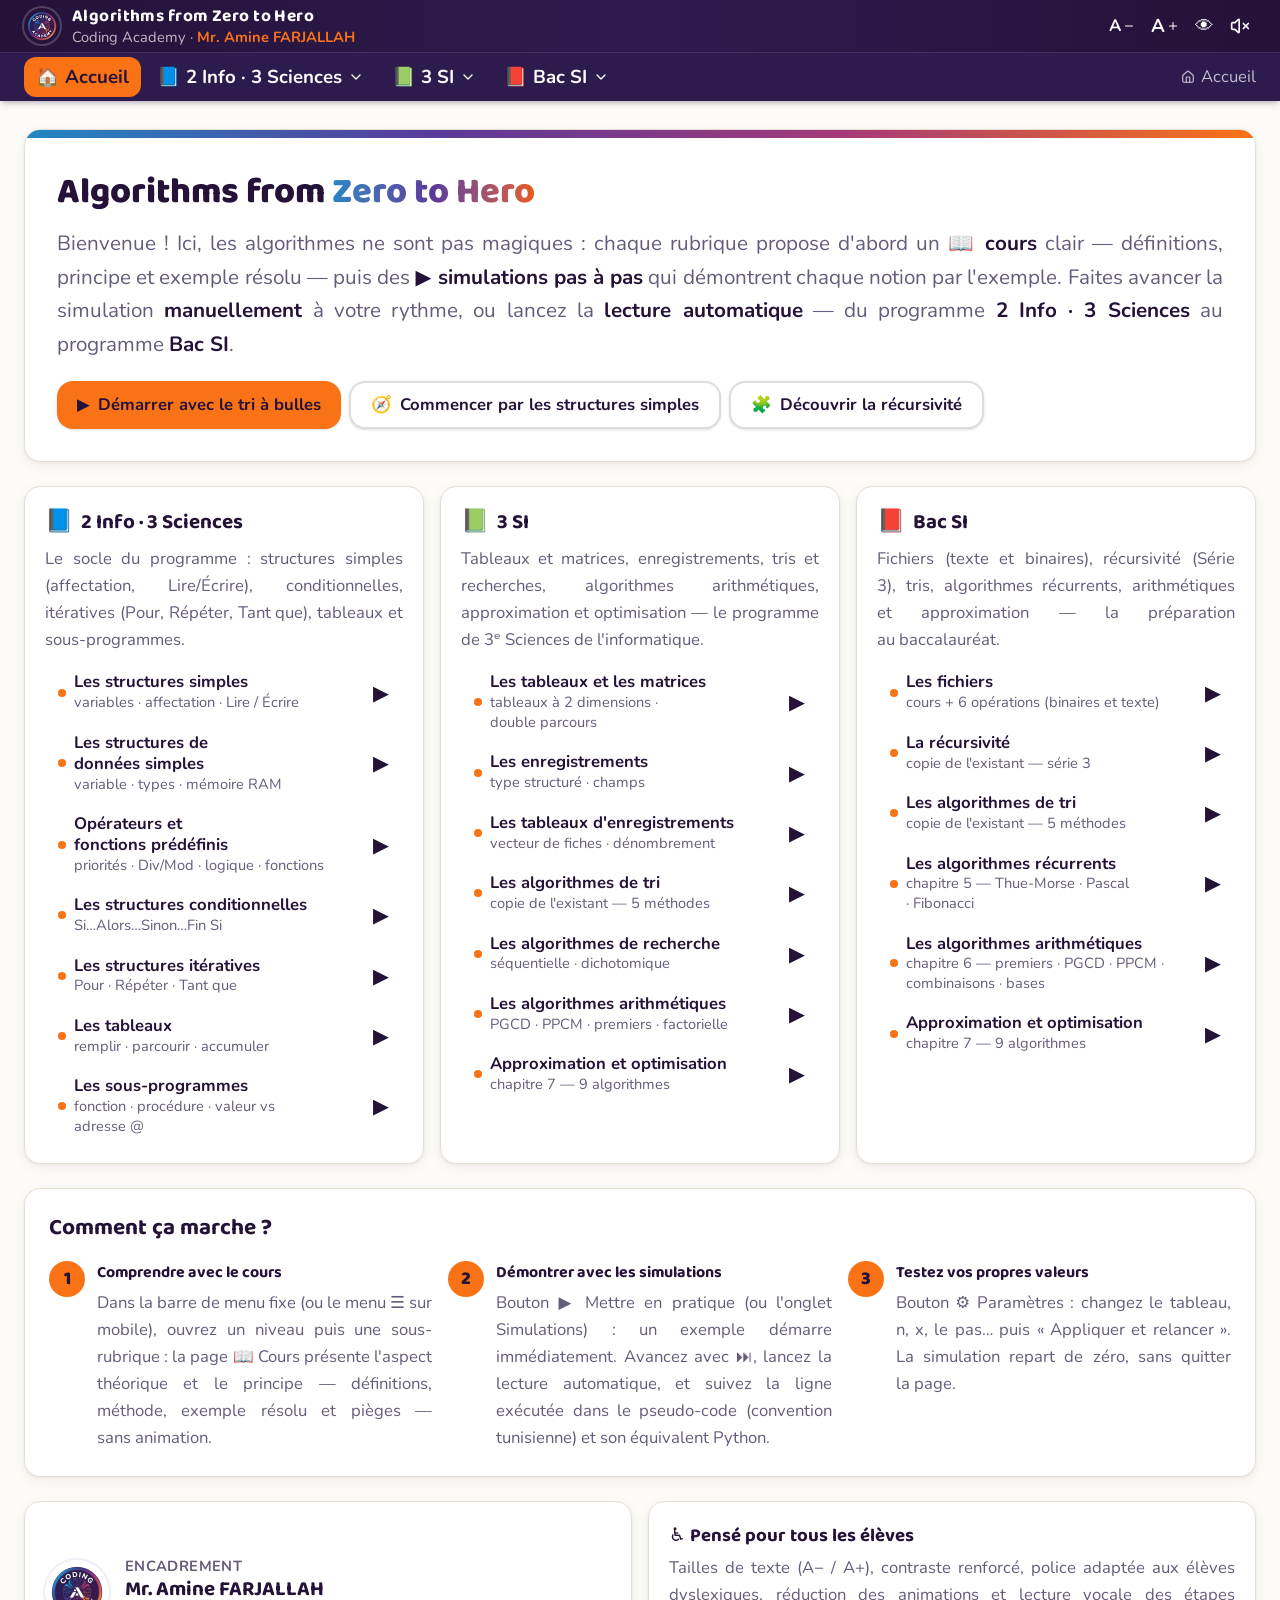
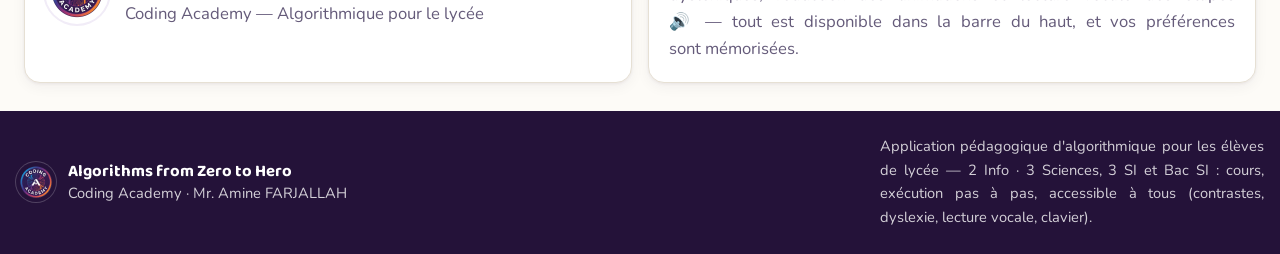
<file: index.html>
<!DOCTYPE html><!--vQH6AL63G1fBn2N_xe_1U--><html lang="fr" data-fs="1"><head><meta charSet="utf-8"/><meta name="viewport" content="width=device-width, initial-scale=1"/><link rel="preload" as="image" href="/logo.png"/><link rel="stylesheet" href="/_next/static/chunks/8a7bc44fc708550f.css" data-precedence="next"/><link rel="preload" as="script" fetchPriority="low" href="/_next/static/chunks/58c60a5fa6b544da.js"/><script src="/_next/static/chunks/771dedee3f5e1621.js" async=""></script><script src="/_next/static/chunks/e461e3027eb348df.js" async=""></script><script src="/_next/static/chunks/turbopack-b702dda9a075337d.js" async=""></script><script src="/_next/static/chunks/2f236954d6a65e12.js" async=""></script><script src="/_next/static/chunks/69fa3432538bcd3f.js" async=""></script><script src="/_next/static/chunks/92e7c785bbafe3a7.js" async=""></script><script src="/_next/static/chunks/4015722a76cb62cf.js" async=""></script><link rel="preload" href="https://fonts.googleapis.com/css2?family=Baloo+2:wght@500;600;700;800&amp;family=Nunito:ital,wght@0,400;0,600;0,700;0,800;1,400&amp;family=JetBrains+Mono:wght@400;600&amp;family=Lexend:wght@400;600;700&amp;display=swap" as="style"/><link rel="preconnect" href="https://fonts.googleapis.com"/><link rel="preconnect" href="https://fonts.gstatic.com" crossorigin="anonymous"/><meta name="theme-color" content="#241239"/><title>Algorithms from Zero to Hero — Coding Academy</title><meta name="description" content="Algorithmique pas à pas pour le lycée tunisien (2ᵉ Info, 3ᵉ SI, Bac SI) : cours détaillés, simulations animées, évaluations corrigées. Par Mr. Amine FARJALLAH."/><meta name="author" content="Mr. Amine FARJALLAH — Coding Academy"/><meta name="keywords" content="algorithmique,cours d&#x27;algorithmique,simulation pas à pas,évaluations interactives,tris,récursivité,fichiers séquentiels,TDO,TDNT,sous-programmes,tableaux,matrices,enregistrements,2ᵉ Info,3ᵉ Sciences Informatiques,Bac Sciences Informatiques,lycée tunisien,pédagogie,Coding Academy,Amine FARJALLAH"/><meta property="og:title" content="Algorithms from Zero to Hero — Coding Academy"/><meta property="og:description" content="Du cours à la maîtrise : cours détaillés, simulations pas à pas avec variables animées et évaluations interactives corrigées — 2ᵉ Info · 3ᵉ SI · Bac SI. Par Mr. Amine FARJALLAH."/><meta property="og:type" content="website"/><meta name="twitter:card" content="summary"/><meta name="twitter:title" content="Algorithms from Zero to Hero — Coding Academy"/><meta name="twitter:description" content="Du cours à la maîtrise : cours détaillés, simulations pas à pas avec variables animées et évaluations interactives corrigées — 2ᵉ Info · 3ᵉ SI · Bac SI. Par Mr. Amine FARJALLAH."/><link rel="icon" href="/logo.png"/><link href="https://fonts.googleapis.com/css2?family=Baloo+2:wght@500;600;700;800&amp;family=Nunito:ital,wght@0,400;0,600;0,700;0,800;1,400&amp;family=JetBrains+Mono:wght@400;600&amp;family=Lexend:wght@400;600;700&amp;display=swap" rel="stylesheet"/><script src="/_next/static/chunks/a6dad97d9634a72d.js" noModule=""></script></head><body class="antialiased bg-background text-foreground"><div hidden=""><!--$--><!--/$--></div><div class="flex flex-col min-h-screen"><header class="sticky top-0 z-50 shadow-md shadow-nuit/20"><div class="bg-gradient-to-r from-nuit via-nuit-2 to-nuit text-white"><div class="mx-auto flex max-w-7xl items-center gap-3 px-3 py-1 sm:gap-4 sm:px-6"><button class="flex min-w-0 items-center gap-2 rounded-lg py-0.5 text-left focus-visible:outline-white sm:gap-3" aria-label="Retour à l&#x27;accueil"><img src="/logo.png" alt="Logo Coding Academy" width="36" height="36" class="h-9 w-9 shrink-0 rounded-full ring-2 ring-white/20 transition hover:ring-[var(--orange-logo)]"/><span class="min-w-0"><span class="font-display block truncate text-[1.02rem] font-bold leading-tight tracking-wide sm:text-[1.08rem]">Algorithms from Zero to Hero</span><span class="block truncate text-[0.82rem] leading-tight text-white/70 sm:text-xs">Coding Academy ·<!-- --> <span class="font-bold text-[var(--orange-logo)]">Mr. Amine FARJALLAH</span></span></span></button><div class="ml-auto flex items-center gap-0.5 sm:gap-1" role="group" aria-label="Options d&#x27;accessibilité"><button aria-label="Réduire la taille du texte (A−)" title="Réduire la taille du texte (A−)" class="inline-flex min-h-[40px] items-center justify-center gap-0.5 rounded-lg px-1.5 transition text-white hover:bg-white/10 disabled:opacity-30"><span aria-hidden="true" class="text-sm font-bold">A</span><svg xmlns="http://www.w3.org/2000/svg" width="24" height="24" viewBox="0 0 24 24" fill="none" stroke="currentColor" stroke-width="2" stroke-linecap="round" stroke-linejoin="round" class="lucide lucide-minus h-3 w-3" aria-hidden="true"><path d="M5 12h14"></path></svg></button><button aria-label="Augmenter la taille du texte (A+)" title="Augmenter la taille du texte (A+)" class="inline-flex min-h-[40px] items-center justify-center gap-0.5 rounded-lg px-1.5 transition text-white hover:bg-white/10 disabled:opacity-30"><span aria-hidden="true" class="text-base font-bold">A</span><svg xmlns="http://www.w3.org/2000/svg" width="24" height="24" viewBox="0 0 24 24" fill="none" stroke="currentColor" stroke-width="2" stroke-linecap="round" stroke-linejoin="round" class="lucide lucide-plus h-3 w-3" aria-hidden="true"><path d="M5 12h14"></path><path d="M12 5v14"></path></svg></button><div class="relative" data-popover="true"><button aria-label="Options d&#x27;affichage : contraste renforcé, police dyslexie, animations" title="Options d&#x27;affichage : contraste renforcé, police dyslexie, animations" aria-pressed="false" class="inline-flex min-h-[40px] items-center justify-center gap-0.5 rounded-lg px-1.5 transition text-white hover:bg-white/10 disabled:opacity-30"><span aria-hidden="true" class="text-base">👁</span><span class="sr-only">Options d&#x27;affichage</span></button></div><button aria-label="Activer la lecture vocale des étapes" title="Activer la lecture vocale des étapes" aria-pressed="false" class="inline-flex min-h-[40px] items-center justify-center gap-0.5 rounded-lg px-1.5 transition text-white hover:bg-white/10 disabled:opacity-30"><svg xmlns="http://www.w3.org/2000/svg" width="24" height="24" viewBox="0 0 24 24" fill="none" stroke="currentColor" stroke-width="2" stroke-linecap="round" stroke-linejoin="round" class="lucide lucide-volume-x h-5 w-5" aria-hidden="true"><path d="M11 4.702a.705.705 0 0 0-1.203-.498L6.413 7.587A1.4 1.4 0 0 1 5.416 8H3a1 1 0 0 0-1 1v6a1 1 0 0 0 1 1h2.416a1.4 1.4 0 0 1 .997.413l3.383 3.384A.705.705 0 0 0 11 19.298z"></path><line x1="22" x2="16" y1="9" y2="15"></line><line x1="16" x2="22" y1="9" y2="15"></line></svg></button><button class="ml-1 inline-flex min-h-[40px] min-w-[40px] items-center justify-center rounded-lg text-white hover:bg-white/10 md:hidden" aria-expanded="false" aria-controls="menu-mobile" aria-label="Ouvrir le menu"><span aria-hidden="true" class="text-xl">☰</span></button></div></div></div><nav aria-label="Rubriques du site" class="hidden border-t border-white/10 bg-nuit-2 md:block"><div class="mx-auto flex max-w-7xl items-stretch gap-1 px-6"><button aria-current="page" class="my-1 inline-flex min-h-[40px] shrink-0 items-center gap-1.5 whitespace-nowrap rounded-lg px-3 text-base font-bold transition bg-[var(--orange-logo)] text-nuit"><span aria-hidden="true">🏠</span> Accueil</button><div class="relative" data-popover="true"><button aria-expanded="false" aria-haspopup="menu" class="my-1 inline-flex min-h-[40px] shrink-0 items-center gap-1.5 whitespace-nowrap rounded-lg px-3 text-base font-bold transition text-white hover:bg-white/10"><span aria-hidden="true">📘</span>2 Info · 3 Sciences<svg xmlns="http://www.w3.org/2000/svg" width="24" height="24" viewBox="0 0 24 24" fill="none" stroke="currentColor" stroke-width="2" stroke-linecap="round" stroke-linejoin="round" class="lucide lucide-chevron-down h-4 w-4 transition-transform" aria-hidden="true"><path d="m6 9 6 6 6-6"></path></svg></button></div><div class="relative" data-popover="true"><button aria-expanded="false" aria-haspopup="menu" class="my-1 inline-flex min-h-[40px] shrink-0 items-center gap-1.5 whitespace-nowrap rounded-lg px-3 text-base font-bold transition text-white hover:bg-white/10"><span aria-hidden="true">📗</span>3 SI<svg xmlns="http://www.w3.org/2000/svg" width="24" height="24" viewBox="0 0 24 24" fill="none" stroke="currentColor" stroke-width="2" stroke-linecap="round" stroke-linejoin="round" class="lucide lucide-chevron-down h-4 w-4 transition-transform" aria-hidden="true"><path d="m6 9 6 6 6-6"></path></svg></button></div><div class="relative" data-popover="true"><button aria-expanded="false" aria-haspopup="menu" class="my-1 inline-flex min-h-[40px] shrink-0 items-center gap-1.5 whitespace-nowrap rounded-lg px-3 text-base font-bold transition text-white hover:bg-white/10"><span aria-hidden="true">📕</span>Bac SI<svg xmlns="http://www.w3.org/2000/svg" width="24" height="24" viewBox="0 0 24 24" fill="none" stroke="currentColor" stroke-width="2" stroke-linecap="round" stroke-linejoin="round" class="lucide lucide-chevron-down h-4 w-4 transition-transform" aria-hidden="true"><path d="m6 9 6 6 6-6"></path></svg></button></div><div class="ml-auto flex min-w-0 items-center gap-1.5 text-sm text-white/70" aria-label="Fil d&#x27;Ariane"><span class="flex items-center gap-1.5"><svg xmlns="http://www.w3.org/2000/svg" width="24" height="24" viewBox="0 0 24 24" fill="none" stroke="currentColor" stroke-width="2" stroke-linecap="round" stroke-linejoin="round" class="lucide lucide-house h-3.5 w-3.5" aria-hidden="true"><path d="M15 21v-8a1 1 0 0 0-1-1h-4a1 1 0 0 0-1 1v8"></path><path d="M3 10a2 2 0 0 1 .709-1.528l7-5.999a2 2 0 0 1 2.582 0l7 5.999A2 2 0 0 1 21 10v9a2 2 0 0 1-2 2H5a2 2 0 0 1-2-2z"></path></svg> Accueil</span></div></div></nav></header><main class="mx-auto w-full max-w-[1700px] flex-1 px-3 py-5 sm:px-6 sm:py-7"><div class="space-y-6"><section class="carte overflow-hidden" aria-labelledby="titre-accueil"><div class="anneau h-2 w-full" aria-hidden="true"></div><div class="px-5 py-6 sm:px-8 sm:py-8"><h1 id="titre-accueil" class="font-display text-3xl font-extrabold leading-tight sm:text-4xl">Algorithms from<!-- --> <span class="bg-gradient-to-r from-[var(--bleu-logo)] via-[var(--violet-logo)] to-[var(--orange-deep)] bg-clip-text text-transparent">Zero to Hero</span></h1><p class="mt-3 text-base leading-relaxed text-muted-foreground sm:text-lg">Bienvenue ! Ici, les algorithmes ne sont pas magiques : chaque rubrique propose d&#x27;abord un <strong class="text-nuit">📖 cours</strong> clair — définitions, principe et exemple résolu — puis des<!-- --> <strong class="text-nuit">▶️ simulations pas à pas</strong> qui démontrent chaque notion par l&#x27;exemple. Faites avancer la simulation<!-- --> <strong class="text-nuit">manuellement</strong> à votre rythme, ou lancez la<!-- --> <strong class="text-nuit">lecture automatique</strong> — du programme<!-- --> <strong class="text-nuit">2 Info · 3 Sciences</strong> au programme<!-- --> <strong class="text-nuit">Bac SI</strong>.</p><div class="mt-5 flex flex-wrap gap-2"><button class="touch44 inline-flex items-center gap-2 rounded-xl bg-[var(--orange-logo)] px-5 py-2.5 text-sm font-bold text-nuit shadow transition hover:bg-[var(--orange-deep)] active:scale-95"><span aria-hidden="true">▶</span> Démarrer avec le tri à bulles</button><button class="touch44 inline-flex items-center gap-2 rounded-xl border-2 border-nuit/15 bg-card px-5 py-2.5 text-sm font-bold shadow-sm transition hover:border-[var(--orange-logo)] active:scale-95"><span aria-hidden="true">🧭</span> Commencer par les structures simples</button><button class="touch44 inline-flex items-center gap-2 rounded-xl border-2 border-nuit/15 bg-card px-5 py-2.5 text-sm font-bold shadow-sm transition hover:border-[var(--orange-logo)] active:scale-95"><span aria-hidden="true">🧩</span> Découvrir la récursivité</button></div></div></section><section aria-labelledby="titre-rubriques" class="grid gap-4 md:grid-cols-3"><div class="carte flex flex-col p-5"><h2 id="titre-2info" class="font-display flex items-center gap-2 text-lg font-bold"><span aria-hidden="true" class="text-xl">📘</span> <!-- -->2 Info · 3 Sciences</h2><p class="mt-1.5 text-sm leading-relaxed text-muted-foreground">Le socle du programme : structures simples (affectation, Lire/Écrire), conditionnelles, itératives (Pour, Répéter, Tant que), tableaux et sous-programmes.</p><ul class="mt-3 space-y-1.5"><li class="flex items-stretch gap-1.5"><button aria-label="Cours : Les structures simples" class="group flex min-h-[44px] min-w-0 flex-1 items-center gap-2 rounded-lg border border-transparent px-3 py-1.5 text-left transition hover:border-[var(--secondary)] hover:bg-[var(--secondary)]"><span aria-hidden="true" class="h-2 w-2 shrink-0 rounded-full bg-[var(--orange-logo)] transition group-hover:scale-125"></span><span class="min-w-0"><span class="block text-sm font-bold leading-tight">Les structures simples</span><span class="block text-xs text-muted-foreground">variables · affectation · Lire / Écrire</span></span></button><button aria-label="Simulations : Les structures simples" title="Ouvrir les simulations pas à pas" class="touch44 inline-flex w-11 shrink-0 items-center justify-center self-center rounded-lg border-2 border-transparent text-lg transition hover:border-[var(--orange-logo)] hover:bg-[var(--accent)]"><span aria-hidden="true">▶️</span></button></li><li class="flex items-stretch gap-1.5"><button aria-label="Cours : Les structures de données simples" class="group flex min-h-[44px] min-w-0 flex-1 items-center gap-2 rounded-lg border border-transparent px-3 py-1.5 text-left transition hover:border-[var(--secondary)] hover:bg-[var(--secondary)]"><span aria-hidden="true" class="h-2 w-2 shrink-0 rounded-full bg-[var(--orange-logo)] transition group-hover:scale-125"></span><span class="min-w-0"><span class="block text-sm font-bold leading-tight">Les structures de données simples</span><span class="block text-xs text-muted-foreground">variable · types · mémoire RAM</span></span></button><button aria-label="Simulations : Les structures de données simples" title="Ouvrir les simulations pas à pas" class="touch44 inline-flex w-11 shrink-0 items-center justify-center self-center rounded-lg border-2 border-transparent text-lg transition hover:border-[var(--orange-logo)] hover:bg-[var(--accent)]"><span aria-hidden="true">▶️</span></button></li><li class="flex items-stretch gap-1.5"><button aria-label="Cours : Opérateurs et fonctions prédéfinis" class="group flex min-h-[44px] min-w-0 flex-1 items-center gap-2 rounded-lg border border-transparent px-3 py-1.5 text-left transition hover:border-[var(--secondary)] hover:bg-[var(--secondary)]"><span aria-hidden="true" class="h-2 w-2 shrink-0 rounded-full bg-[var(--orange-logo)] transition group-hover:scale-125"></span><span class="min-w-0"><span class="block text-sm font-bold leading-tight">Opérateurs et fonctions prédéfinis</span><span class="block text-xs text-muted-foreground">priorités · Div/Mod · logique · fonctions</span></span></button><button aria-label="Simulations : Opérateurs et fonctions prédéfinis" title="Ouvrir les simulations pas à pas" class="touch44 inline-flex w-11 shrink-0 items-center justify-center self-center rounded-lg border-2 border-transparent text-lg transition hover:border-[var(--orange-logo)] hover:bg-[var(--accent)]"><span aria-hidden="true">▶️</span></button></li><li class="flex items-stretch gap-1.5"><button aria-label="Cours : Les structures conditionnelles" class="group flex min-h-[44px] min-w-0 flex-1 items-center gap-2 rounded-lg border border-transparent px-3 py-1.5 text-left transition hover:border-[var(--secondary)] hover:bg-[var(--secondary)]"><span aria-hidden="true" class="h-2 w-2 shrink-0 rounded-full bg-[var(--orange-logo)] transition group-hover:scale-125"></span><span class="min-w-0"><span class="block text-sm font-bold leading-tight">Les structures conditionnelles</span><span class="block text-xs text-muted-foreground">Si…Alors…Sinon…Fin Si</span></span></button><button aria-label="Simulations : Les structures conditionnelles" title="Ouvrir les simulations pas à pas" class="touch44 inline-flex w-11 shrink-0 items-center justify-center self-center rounded-lg border-2 border-transparent text-lg transition hover:border-[var(--orange-logo)] hover:bg-[var(--accent)]"><span aria-hidden="true">▶️</span></button></li><li class="flex items-stretch gap-1.5"><button aria-label="Cours : Les structures itératives" class="group flex min-h-[44px] min-w-0 flex-1 items-center gap-2 rounded-lg border border-transparent px-3 py-1.5 text-left transition hover:border-[var(--secondary)] hover:bg-[var(--secondary)]"><span aria-hidden="true" class="h-2 w-2 shrink-0 rounded-full bg-[var(--orange-logo)] transition group-hover:scale-125"></span><span class="min-w-0"><span class="block text-sm font-bold leading-tight">Les structures itératives</span><span class="block text-xs text-muted-foreground">Pour · Répéter · Tant que</span></span></button><button aria-label="Simulations : Les structures itératives" title="Ouvrir les simulations pas à pas" class="touch44 inline-flex w-11 shrink-0 items-center justify-center self-center rounded-lg border-2 border-transparent text-lg transition hover:border-[var(--orange-logo)] hover:bg-[var(--accent)]"><span aria-hidden="true">▶️</span></button></li><li class="flex items-stretch gap-1.5"><button aria-label="Cours : Les tableaux" class="group flex min-h-[44px] min-w-0 flex-1 items-center gap-2 rounded-lg border border-transparent px-3 py-1.5 text-left transition hover:border-[var(--secondary)] hover:bg-[var(--secondary)]"><span aria-hidden="true" class="h-2 w-2 shrink-0 rounded-full bg-[var(--orange-logo)] transition group-hover:scale-125"></span><span class="min-w-0"><span class="block text-sm font-bold leading-tight">Les tableaux</span><span class="block text-xs text-muted-foreground">remplir · parcourir · accumuler</span></span></button><button aria-label="Simulations : Les tableaux" title="Ouvrir les simulations pas à pas" class="touch44 inline-flex w-11 shrink-0 items-center justify-center self-center rounded-lg border-2 border-transparent text-lg transition hover:border-[var(--orange-logo)] hover:bg-[var(--accent)]"><span aria-hidden="true">▶️</span></button></li><li class="flex items-stretch gap-1.5"><button aria-label="Cours : Les sous-programmes" class="group flex min-h-[44px] min-w-0 flex-1 items-center gap-2 rounded-lg border border-transparent px-3 py-1.5 text-left transition hover:border-[var(--secondary)] hover:bg-[var(--secondary)]"><span aria-hidden="true" class="h-2 w-2 shrink-0 rounded-full bg-[var(--orange-logo)] transition group-hover:scale-125"></span><span class="min-w-0"><span class="block text-sm font-bold leading-tight">Les sous-programmes</span><span class="block text-xs text-muted-foreground">fonction · procédure · valeur vs adresse @</span></span></button><button aria-label="Simulations : Les sous-programmes" title="Ouvrir les simulations pas à pas" class="touch44 inline-flex w-11 shrink-0 items-center justify-center self-center rounded-lg border-2 border-transparent text-lg transition hover:border-[var(--orange-logo)] hover:bg-[var(--accent)]"><span aria-hidden="true">▶️</span></button></li></ul></div><div class="carte flex flex-col p-5"><h2 id="titre-3si" class="font-display flex items-center gap-2 text-lg font-bold"><span aria-hidden="true" class="text-xl">📗</span> <!-- -->3 SI</h2><p class="mt-1.5 text-sm leading-relaxed text-muted-foreground">Tableaux et matrices, enregistrements, tris et recherches, algorithmes arithmétiques, approximation et optimisation — le programme de 3ᵉ Sciences de l&#x27;informatique.</p><ul class="mt-3 space-y-1.5"><li class="flex items-stretch gap-1.5"><button aria-label="Cours : Les tableaux et les matrices" class="group flex min-h-[44px] min-w-0 flex-1 items-center gap-2 rounded-lg border border-transparent px-3 py-1.5 text-left transition hover:border-[var(--secondary)] hover:bg-[var(--secondary)]"><span aria-hidden="true" class="h-2 w-2 shrink-0 rounded-full bg-[var(--orange-logo)] transition group-hover:scale-125"></span><span class="min-w-0"><span class="block text-sm font-bold leading-tight">Les tableaux et les matrices</span><span class="block text-xs text-muted-foreground">tableaux à 2 dimensions · double parcours</span></span></button><button aria-label="Simulations : Les tableaux et les matrices" title="Ouvrir les simulations pas à pas" class="touch44 inline-flex w-11 shrink-0 items-center justify-center self-center rounded-lg border-2 border-transparent text-lg transition hover:border-[var(--orange-logo)] hover:bg-[var(--accent)]"><span aria-hidden="true">▶️</span></button></li><li class="flex items-stretch gap-1.5"><button aria-label="Cours : Les enregistrements" class="group flex min-h-[44px] min-w-0 flex-1 items-center gap-2 rounded-lg border border-transparent px-3 py-1.5 text-left transition hover:border-[var(--secondary)] hover:bg-[var(--secondary)]"><span aria-hidden="true" class="h-2 w-2 shrink-0 rounded-full bg-[var(--orange-logo)] transition group-hover:scale-125"></span><span class="min-w-0"><span class="block text-sm font-bold leading-tight">Les enregistrements</span><span class="block text-xs text-muted-foreground">type structuré · champs</span></span></button><button aria-label="Simulations : Les enregistrements" title="Ouvrir les simulations pas à pas" class="touch44 inline-flex w-11 shrink-0 items-center justify-center self-center rounded-lg border-2 border-transparent text-lg transition hover:border-[var(--orange-logo)] hover:bg-[var(--accent)]"><span aria-hidden="true">▶️</span></button></li><li class="flex items-stretch gap-1.5"><button aria-label="Cours : Les tableaux d&#x27;enregistrements" class="group flex min-h-[44px] min-w-0 flex-1 items-center gap-2 rounded-lg border border-transparent px-3 py-1.5 text-left transition hover:border-[var(--secondary)] hover:bg-[var(--secondary)]"><span aria-hidden="true" class="h-2 w-2 shrink-0 rounded-full bg-[var(--orange-logo)] transition group-hover:scale-125"></span><span class="min-w-0"><span class="block text-sm font-bold leading-tight">Les tableaux d&#x27;enregistrements</span><span class="block text-xs text-muted-foreground">vecteur de fiches · dénombrement</span></span></button><button aria-label="Simulations : Les tableaux d&#x27;enregistrements" title="Ouvrir les simulations pas à pas" class="touch44 inline-flex w-11 shrink-0 items-center justify-center self-center rounded-lg border-2 border-transparent text-lg transition hover:border-[var(--orange-logo)] hover:bg-[var(--accent)]"><span aria-hidden="true">▶️</span></button></li><li class="flex items-stretch gap-1.5"><button aria-label="Cours : Les algorithmes de tri" class="group flex min-h-[44px] min-w-0 flex-1 items-center gap-2 rounded-lg border border-transparent px-3 py-1.5 text-left transition hover:border-[var(--secondary)] hover:bg-[var(--secondary)]"><span aria-hidden="true" class="h-2 w-2 shrink-0 rounded-full bg-[var(--orange-logo)] transition group-hover:scale-125"></span><span class="min-w-0"><span class="block text-sm font-bold leading-tight">Les algorithmes de tri</span><span class="block text-xs text-muted-foreground">copie de l&#x27;existant — 5 méthodes</span></span></button><button aria-label="Simulations : Les algorithmes de tri" title="Ouvrir les simulations pas à pas" class="touch44 inline-flex w-11 shrink-0 items-center justify-center self-center rounded-lg border-2 border-transparent text-lg transition hover:border-[var(--orange-logo)] hover:bg-[var(--accent)]"><span aria-hidden="true">▶️</span></button></li><li class="flex items-stretch gap-1.5"><button aria-label="Cours : Les algorithmes de recherche" class="group flex min-h-[44px] min-w-0 flex-1 items-center gap-2 rounded-lg border border-transparent px-3 py-1.5 text-left transition hover:border-[var(--secondary)] hover:bg-[var(--secondary)]"><span aria-hidden="true" class="h-2 w-2 shrink-0 rounded-full bg-[var(--orange-logo)] transition group-hover:scale-125"></span><span class="min-w-0"><span class="block text-sm font-bold leading-tight">Les algorithmes de recherche</span><span class="block text-xs text-muted-foreground">séquentielle · dichotomique</span></span></button><button aria-label="Simulations : Les algorithmes de recherche" title="Ouvrir les simulations pas à pas" class="touch44 inline-flex w-11 shrink-0 items-center justify-center self-center rounded-lg border-2 border-transparent text-lg transition hover:border-[var(--orange-logo)] hover:bg-[var(--accent)]"><span aria-hidden="true">▶️</span></button></li><li class="flex items-stretch gap-1.5"><button aria-label="Cours : Les algorithmes arithmétiques" class="group flex min-h-[44px] min-w-0 flex-1 items-center gap-2 rounded-lg border border-transparent px-3 py-1.5 text-left transition hover:border-[var(--secondary)] hover:bg-[var(--secondary)]"><span aria-hidden="true" class="h-2 w-2 shrink-0 rounded-full bg-[var(--orange-logo)] transition group-hover:scale-125"></span><span class="min-w-0"><span class="block text-sm font-bold leading-tight">Les algorithmes arithmétiques</span><span class="block text-xs text-muted-foreground">PGCD · PPCM · premiers · factorielle</span></span></button><button aria-label="Simulations : Les algorithmes arithmétiques" title="Ouvrir les simulations pas à pas" class="touch44 inline-flex w-11 shrink-0 items-center justify-center self-center rounded-lg border-2 border-transparent text-lg transition hover:border-[var(--orange-logo)] hover:bg-[var(--accent)]"><span aria-hidden="true">▶️</span></button></li><li class="flex items-stretch gap-1.5"><button aria-label="Cours : Approximation et optimisation" class="group flex min-h-[44px] min-w-0 flex-1 items-center gap-2 rounded-lg border border-transparent px-3 py-1.5 text-left transition hover:border-[var(--secondary)] hover:bg-[var(--secondary)]"><span aria-hidden="true" class="h-2 w-2 shrink-0 rounded-full bg-[var(--orange-logo)] transition group-hover:scale-125"></span><span class="min-w-0"><span class="block text-sm font-bold leading-tight">Approximation et optimisation</span><span class="block text-xs text-muted-foreground">chapitre 7 — 9 algorithmes</span></span></button><button aria-label="Simulations : Approximation et optimisation" title="Ouvrir les simulations pas à pas" class="touch44 inline-flex w-11 shrink-0 items-center justify-center self-center rounded-lg border-2 border-transparent text-lg transition hover:border-[var(--orange-logo)] hover:bg-[var(--accent)]"><span aria-hidden="true">▶️</span></button></li></ul></div><div class="carte flex flex-col p-5"><h2 id="titre-bacsi" class="font-display flex items-center gap-2 text-lg font-bold"><span aria-hidden="true" class="text-xl">📕</span> <!-- -->Bac SI</h2><p class="mt-1.5 text-sm leading-relaxed text-muted-foreground">Fichiers (texte et binaires), récursivité (Série 3), tris, algorithmes récurrents, arithmétiques et approximation — la préparation au baccalauréat.</p><ul class="mt-3 space-y-1.5"><li class="flex items-stretch gap-1.5"><button aria-label="Cours : Les fichiers" class="group flex min-h-[44px] min-w-0 flex-1 items-center gap-2 rounded-lg border border-transparent px-3 py-1.5 text-left transition hover:border-[var(--secondary)] hover:bg-[var(--secondary)]"><span aria-hidden="true" class="h-2 w-2 shrink-0 rounded-full bg-[var(--orange-logo)] transition group-hover:scale-125"></span><span class="min-w-0"><span class="block text-sm font-bold leading-tight">Les fichiers</span><span class="block text-xs text-muted-foreground">cours + 6 opérations (binaires et texte)</span></span></button><button aria-label="Simulations : Les fichiers" title="Ouvrir les simulations pas à pas" class="touch44 inline-flex w-11 shrink-0 items-center justify-center self-center rounded-lg border-2 border-transparent text-lg transition hover:border-[var(--orange-logo)] hover:bg-[var(--accent)]"><span aria-hidden="true">▶️</span></button></li><li class="flex items-stretch gap-1.5"><button aria-label="Cours : La récursivité" class="group flex min-h-[44px] min-w-0 flex-1 items-center gap-2 rounded-lg border border-transparent px-3 py-1.5 text-left transition hover:border-[var(--secondary)] hover:bg-[var(--secondary)]"><span aria-hidden="true" class="h-2 w-2 shrink-0 rounded-full bg-[var(--orange-logo)] transition group-hover:scale-125"></span><span class="min-w-0"><span class="block text-sm font-bold leading-tight">La récursivité</span><span class="block text-xs text-muted-foreground">copie de l&#x27;existant — série 3</span></span></button><button aria-label="Simulations : La récursivité" title="Ouvrir les simulations pas à pas" class="touch44 inline-flex w-11 shrink-0 items-center justify-center self-center rounded-lg border-2 border-transparent text-lg transition hover:border-[var(--orange-logo)] hover:bg-[var(--accent)]"><span aria-hidden="true">▶️</span></button></li><li class="flex items-stretch gap-1.5"><button aria-label="Cours : Les algorithmes de tri" class="group flex min-h-[44px] min-w-0 flex-1 items-center gap-2 rounded-lg border border-transparent px-3 py-1.5 text-left transition hover:border-[var(--secondary)] hover:bg-[var(--secondary)]"><span aria-hidden="true" class="h-2 w-2 shrink-0 rounded-full bg-[var(--orange-logo)] transition group-hover:scale-125"></span><span class="min-w-0"><span class="block text-sm font-bold leading-tight">Les algorithmes de tri</span><span class="block text-xs text-muted-foreground">copie de l&#x27;existant — 5 méthodes</span></span></button><button aria-label="Simulations : Les algorithmes de tri" title="Ouvrir les simulations pas à pas" class="touch44 inline-flex w-11 shrink-0 items-center justify-center self-center rounded-lg border-2 border-transparent text-lg transition hover:border-[var(--orange-logo)] hover:bg-[var(--accent)]"><span aria-hidden="true">▶️</span></button></li><li class="flex items-stretch gap-1.5"><button aria-label="Cours : Les algorithmes récurrents" class="group flex min-h-[44px] min-w-0 flex-1 items-center gap-2 rounded-lg border border-transparent px-3 py-1.5 text-left transition hover:border-[var(--secondary)] hover:bg-[var(--secondary)]"><span aria-hidden="true" class="h-2 w-2 shrink-0 rounded-full bg-[var(--orange-logo)] transition group-hover:scale-125"></span><span class="min-w-0"><span class="block text-sm font-bold leading-tight">Les algorithmes récurrents</span><span class="block text-xs text-muted-foreground">chapitre 5 — Thue-Morse · Pascal · Fibonacci</span></span></button><button aria-label="Simulations : Les algorithmes récurrents" title="Ouvrir les simulations pas à pas" class="touch44 inline-flex w-11 shrink-0 items-center justify-center self-center rounded-lg border-2 border-transparent text-lg transition hover:border-[var(--orange-logo)] hover:bg-[var(--accent)]"><span aria-hidden="true">▶️</span></button></li><li class="flex items-stretch gap-1.5"><button aria-label="Cours : Les algorithmes arithmétiques" class="group flex min-h-[44px] min-w-0 flex-1 items-center gap-2 rounded-lg border border-transparent px-3 py-1.5 text-left transition hover:border-[var(--secondary)] hover:bg-[var(--secondary)]"><span aria-hidden="true" class="h-2 w-2 shrink-0 rounded-full bg-[var(--orange-logo)] transition group-hover:scale-125"></span><span class="min-w-0"><span class="block text-sm font-bold leading-tight">Les algorithmes arithmétiques</span><span class="block text-xs text-muted-foreground">chapitre 6 — premiers · PGCD · PPCM · combinaisons · bases</span></span></button><button aria-label="Simulations : Les algorithmes arithmétiques" title="Ouvrir les simulations pas à pas" class="touch44 inline-flex w-11 shrink-0 items-center justify-center self-center rounded-lg border-2 border-transparent text-lg transition hover:border-[var(--orange-logo)] hover:bg-[var(--accent)]"><span aria-hidden="true">▶️</span></button></li><li class="flex items-stretch gap-1.5"><button aria-label="Cours : Approximation et optimisation" class="group flex min-h-[44px] min-w-0 flex-1 items-center gap-2 rounded-lg border border-transparent px-3 py-1.5 text-left transition hover:border-[var(--secondary)] hover:bg-[var(--secondary)]"><span aria-hidden="true" class="h-2 w-2 shrink-0 rounded-full bg-[var(--orange-logo)] transition group-hover:scale-125"></span><span class="min-w-0"><span class="block text-sm font-bold leading-tight">Approximation et optimisation</span><span class="block text-xs text-muted-foreground">chapitre 7 — 9 algorithmes</span></span></button><button aria-label="Simulations : Approximation et optimisation" title="Ouvrir les simulations pas à pas" class="touch44 inline-flex w-11 shrink-0 items-center justify-center self-center rounded-lg border-2 border-transparent text-lg transition hover:border-[var(--orange-logo)] hover:bg-[var(--accent)]"><span aria-hidden="true">▶️</span></button></li></ul></div></section><section class="carte p-5 sm:p-6" aria-labelledby="titre-mode"><h2 id="titre-mode" class="font-display mb-4 text-xl font-bold">Comment ça marche ?</h2><ol class="grid gap-4 sm:grid-cols-3"><li class="flex gap-3"><span aria-hidden="true" class="font-display flex h-9 w-9 shrink-0 items-center justify-center rounded-full bg-[var(--orange-logo)] text-base font-extrabold text-nuit">1</span><span><span class="font-display block font-bold">Comprendre avec le cours</span><span class="mt-1 block text-sm leading-relaxed text-muted-foreground">Dans la barre de menu fixe (ou le menu ☰ sur mobile), ouvrez un niveau puis une sous-rubrique : la page 📖 Cours présente l&#x27;aspect théorique et le principe — définitions, méthode, exemple résolu et pièges — sans animation.</span></span></li><li class="flex gap-3"><span aria-hidden="true" class="font-display flex h-9 w-9 shrink-0 items-center justify-center rounded-full bg-[var(--orange-logo)] text-base font-extrabold text-nuit">2</span><span><span class="font-display block font-bold">Démontrer avec les simulations</span><span class="mt-1 block text-sm leading-relaxed text-muted-foreground">Bouton ▶️ Mettre en pratique (ou l&#x27;onglet Simulations) : un exemple démarre immédiatement. Avancez avec ⏭, lancez la lecture automatique, et suivez la ligne exécutée dans le pseudo-code (convention tunisienne) et son équivalent Python.</span></span></li><li class="flex gap-3"><span aria-hidden="true" class="font-display flex h-9 w-9 shrink-0 items-center justify-center rounded-full bg-[var(--orange-logo)] text-base font-extrabold text-nuit">3</span><span><span class="font-display block font-bold">Testez vos propres valeurs</span><span class="mt-1 block text-sm leading-relaxed text-muted-foreground">Bouton ⚙ Paramètres : changez le tableau, n, x, le pas… puis « Appliquer et relancer ». La simulation repart de zéro, sans quitter la page.</span></span></li></ol></section><section class="grid gap-4 md:grid-cols-2"><div class="carte flex items-center gap-4 p-5"><img src="/logo.png" alt="Logo Coding Academy" width="64" height="64" class="h-16 w-16 shrink-0 rounded-full ring-2 ring-[var(--secondary)]"/><div><p class="text-xs font-bold uppercase tracking-wide text-muted-foreground">Encadrement</p><p class="font-display text-lg font-bold leading-tight">Mr. Amine FARJALLAH</p><p class="text-sm text-muted-foreground">Coding Academy — Algorithmique pour le lycée</p></div></div><div class="carte p-5"><p class="font-display mb-1 text-base font-bold"><span aria-hidden="true">♿</span> Pensé pour tous les élèves</p><p class="text-sm leading-relaxed text-muted-foreground">Tailles de texte (A− / A+), contraste renforcé, police adaptée aux élèves dyslexiques, réduction des animations et lecture vocale des étapes 🔊 — tout est disponible dans la barre du haut, et vos préférences sont mémorisées.</p></div></section></div></main><footer class="mt-auto bg-nuit text-white/80"><div class="mx-auto flex max-w-7xl flex-col items-center gap-3 px-4 py-6 text-center sm:flex-row sm:justify-between sm:text-left"><div class="flex items-center gap-3"><img src="/logo.png" alt="" aria-hidden="true" width="40" height="40" class="h-10 w-10 rounded-full ring-1 ring-white/20"/><p class="text-sm leading-tight"><span class="font-display font-bold text-white">Algorithms from Zero to Hero</span><br/><span class="text-xs">Coding Academy · Mr. Amine FARJALLAH</span></p></div><p class="max-w-sm text-xs leading-relaxed">Application pédagogique d&#x27;algorithmique pour les élèves de lycée — 2 Info · 3 Sciences, 3 SI et Bac SI : cours, exécution pas à pas, accessible à tous (contrastes, dyslexie, lecture vocale, clavier).</p></div></footer><button aria-label="Revenir en haut de la page" title="Revenir en haut de la page" tabindex="-1" class="fixed bottom-5 right-5 z-[55] flex h-11 w-11 items-center justify-center rounded-full border border-white/25 bg-nuit/45 text-white shadow-lg backdrop-blur-sm transition-all duration-300 hover:bg-nuit/70 active:scale-90 pointer-events-none translate-y-3 opacity-0"><svg xmlns="http://www.w3.org/2000/svg" width="24" height="24" viewBox="0 0 24 24" fill="none" stroke="currentColor" stroke-width="2" stroke-linecap="round" stroke-linejoin="round" class="lucide lucide-arrow-up h-5 w-5" aria-hidden="true"><path d="m5 12 7-7 7 7"></path><path d="M12 19V5"></path></svg></button></div><!--$--><!--/$--><div role="region" aria-label="Notifications (F8)" tabindex="-1" style="pointer-events:none"><ol tabindex="-1" class="fixed top-0 z-[100] flex max-h-screen w-full flex-col-reverse p-4 sm:bottom-0 sm:right-0 sm:top-auto sm:flex-col md:max-w-[420px]"></ol></div><script src="/_next/static/chunks/58c60a5fa6b544da.js" id="_R_" async=""></script><script>(self.__next_f=self.__next_f||[]).push([0])</script><script>self.__next_f.push([1,"1:\"$Sreact.fragment\"\n2:I[39756,[\"/_next/static/chunks/2f236954d6a65e12.js\"],\"default\"]\n3:I[37457,[\"/_next/static/chunks/2f236954d6a65e12.js\"],\"default\"]\n4:I[77855,[\"/_next/static/chunks/69fa3432538bcd3f.js\",\"/_next/static/chunks/92e7c785bbafe3a7.js\"],\"Toaster\"]\n5:I[8250,[\"/_next/static/chunks/69fa3432538bcd3f.js\",\"/_next/static/chunks/92e7c785bbafe3a7.js\"],\"default\"]\n6:I[47257,[\"/_next/static/chunks/2f236954d6a65e12.js\"],\"ClientPageRoot\"]\n7:I[52683,[\"/_next/static/chunks/69fa3432538bcd3f.js\",\"/_next/static/chunks/92e7c785bbafe3a7.js\",\"/_next/static/chunks/4015722a76cb62cf.js\"],\"default\"]\na:I[97367,[\"/_next/static/chunks/2f236954d6a65e12.js\"],\"OutletBoundary\"]\nb:\"$Sreact.suspense\"\nd:I[97367,[\"/_next/static/chunks/2f236954d6a65e12.js\"],\"ViewportBoundary\"]\nf:I[97367,[\"/_next/static/chunks/2f236954d6a65e12.js\"],\"MetadataBoundary\"]\n11:I[68027,[\"/_next/static/chunks/2f236954d6a65e12.js\"],\"default\"]\n:HL[\"/_next/static/chunks/8a7bc44fc708550f.css\",\"style\"]\n:HL[\"https://fonts.googleapis.com/css2?family=Baloo+2:wght@500;600;700;800\u0026family=Nunito:ital,wght@0,400;0,600;0,700;0,800;1,400\u0026family=JetBrains+Mono:wght@400;600\u0026family=Lexend:wght@400;600;700\u0026display=swap\",\"style\"]\n"])</script><script>self.__next_f.push([1,"0:{\"P\":null,\"b\":\"vQH6AL63G1fBn2N_xe-1U\",\"c\":[\"\",\"\"],\"q\":\"\",\"i\":false,\"f\":[[[\"\",{\"children\":[\"__PAGE__\",{}]},\"$undefined\",\"$undefined\",true],[[\"$\",\"$1\",\"c\",{\"children\":[[[\"$\",\"link\",\"0\",{\"rel\":\"stylesheet\",\"href\":\"/_next/static/chunks/8a7bc44fc708550f.css\",\"precedence\":\"next\",\"crossOrigin\":\"$undefined\",\"nonce\":\"$undefined\"}],[\"$\",\"script\",\"script-0\",{\"src\":\"/_next/static/chunks/69fa3432538bcd3f.js\",\"async\":true,\"nonce\":\"$undefined\"}],[\"$\",\"script\",\"script-1\",{\"src\":\"/_next/static/chunks/92e7c785bbafe3a7.js\",\"async\":true,\"nonce\":\"$undefined\"}]],[\"$\",\"html\",null,{\"lang\":\"fr\",\"data-fs\":\"1\",\"suppressHydrationWarning\":true,\"children\":[[\"$\",\"head\",null,{\"children\":[[\"$\",\"link\",null,{\"rel\":\"preconnect\",\"href\":\"https://fonts.googleapis.com\"}],[\"$\",\"link\",null,{\"rel\":\"preconnect\",\"href\":\"https://fonts.gstatic.com\",\"crossOrigin\":\"anonymous\"}],[\"$\",\"link\",null,{\"href\":\"https://fonts.googleapis.com/css2?family=Baloo+2:wght@500;600;700;800\u0026family=Nunito:ital,wght@0,400;0,600;0,700;0,800;1,400\u0026family=JetBrains+Mono:wght@400;600\u0026family=Lexend:wght@400;600;700\u0026display=swap\",\"rel\":\"stylesheet\"}]]}],[\"$\",\"body\",null,{\"className\":\"antialiased bg-background text-foreground\",\"children\":[[\"$\",\"$L2\",null,{\"parallelRouterKey\":\"children\",\"error\":\"$undefined\",\"errorStyles\":\"$undefined\",\"errorScripts\":\"$undefined\",\"template\":[\"$\",\"$L3\",null,{}],\"templateStyles\":\"$undefined\",\"templateScripts\":\"$undefined\",\"notFound\":[[[\"$\",\"title\",null,{\"children\":\"404: This page could not be found.\"}],[\"$\",\"div\",null,{\"style\":{\"fontFamily\":\"system-ui,\\\"Segoe UI\\\",Roboto,Helvetica,Arial,sans-serif,\\\"Apple Color Emoji\\\",\\\"Segoe UI Emoji\\\"\",\"height\":\"100vh\",\"textAlign\":\"center\",\"display\":\"flex\",\"flexDirection\":\"column\",\"alignItems\":\"center\",\"justifyContent\":\"center\"},\"children\":[\"$\",\"div\",null,{\"children\":[[\"$\",\"style\",null,{\"dangerouslySetInnerHTML\":{\"__html\":\"body{color:#000;background:#fff;margin:0}.next-error-h1{border-right:1px solid rgba(0,0,0,.3)}@media (prefers-color-scheme:dark){body{color:#fff;background:#000}.next-error-h1{border-right:1px solid rgba(255,255,255,.3)}}\"}}],[\"$\",\"h1\",null,{\"className\":\"next-error-h1\",\"style\":{\"display\":\"inline-block\",\"margin\":\"0 20px 0 0\",\"padding\":\"0 23px 0 0\",\"fontSize\":24,\"fontWeight\":500,\"verticalAlign\":\"top\",\"lineHeight\":\"49px\"},\"children\":404}],[\"$\",\"div\",null,{\"style\":{\"display\":\"inline-block\"},\"children\":[\"$\",\"h2\",null,{\"style\":{\"fontSize\":14,\"fontWeight\":400,\"lineHeight\":\"49px\",\"margin\":0},\"children\":\"This page could not be found.\"}]}]]}]}]],[]],\"forbidden\":\"$undefined\",\"unauthorized\":\"$undefined\"}],[\"$\",\"$L4\",null,{}],[\"$\",\"$L5\",null,{}]]}]]}]]}],{\"children\":[[\"$\",\"$1\",\"c\",{\"children\":[[\"$\",\"$L6\",null,{\"Component\":\"$7\",\"serverProvidedParams\":{\"searchParams\":{},\"params\":{},\"promises\":[\"$@8\",\"$@9\"]}}],[[\"$\",\"script\",\"script-0\",{\"src\":\"/_next/static/chunks/4015722a76cb62cf.js\",\"async\":true,\"nonce\":\"$undefined\"}]],[\"$\",\"$La\",null,{\"children\":[\"$\",\"$b\",null,{\"name\":\"Next.MetadataOutlet\",\"children\":\"$@c\"}]}]]}],{},null,false,false]},null,false,false],[\"$\",\"$1\",\"h\",{\"children\":[null,[\"$\",\"$Ld\",null,{\"children\":\"$Le\"}],[\"$\",\"div\",null,{\"hidden\":true,\"children\":[\"$\",\"$Lf\",null,{\"children\":[\"$\",\"$b\",null,{\"name\":\"Next.Metadata\",\"children\":\"$L10\"}]}]}],null]}],false]],\"m\":\"$undefined\",\"G\":[\"$11\",[]],\"S\":true}\n"])</script><script>self.__next_f.push([1,"8:{}\n9:\"$0:f:0:1:1:children:0:props:children:0:props:serverProvidedParams:params\"\n"])</script><script>self.__next_f.push([1,"e:[[\"$\",\"meta\",\"0\",{\"charSet\":\"utf-8\"}],[\"$\",\"meta\",\"1\",{\"name\":\"viewport\",\"content\":\"width=device-width, initial-scale=1\"}],[\"$\",\"meta\",\"2\",{\"name\":\"theme-color\",\"content\":\"#241239\"}]]\n"])</script><script>self.__next_f.push([1,"12:I[27201,[\"/_next/static/chunks/2f236954d6a65e12.js\"],\"IconMark\"]\nc:null\n"])</script><script>self.__next_f.push([1,"10:[[\"$\",\"title\",\"0\",{\"children\":\"Algorithms from Zero to Hero — Coding Academy\"}],[\"$\",\"meta\",\"1\",{\"name\":\"description\",\"content\":\"Algorithmique pas à pas pour le lycée tunisien (2ᵉ Info, 3ᵉ SI, Bac SI) : cours détaillés, simulations animées, évaluations corrigées. Par Mr. Amine FARJALLAH.\"}],[\"$\",\"meta\",\"2\",{\"name\":\"author\",\"content\":\"Mr. Amine FARJALLAH — Coding Academy\"}],[\"$\",\"meta\",\"3\",{\"name\":\"keywords\",\"content\":\"algorithmique,cours d'algorithmique,simulation pas à pas,évaluations interactives,tris,récursivité,fichiers séquentiels,TDO,TDNT,sous-programmes,tableaux,matrices,enregistrements,2ᵉ Info,3ᵉ Sciences Informatiques,Bac Sciences Informatiques,lycée tunisien,pédagogie,Coding Academy,Amine FARJALLAH\"}],[\"$\",\"meta\",\"4\",{\"property\":\"og:title\",\"content\":\"Algorithms from Zero to Hero — Coding Academy\"}],[\"$\",\"meta\",\"5\",{\"property\":\"og:description\",\"content\":\"Du cours à la maîtrise : cours détaillés, simulations pas à pas avec variables animées et évaluations interactives corrigées — 2ᵉ Info · 3ᵉ SI · Bac SI. Par Mr. Amine FARJALLAH.\"}],[\"$\",\"meta\",\"6\",{\"property\":\"og:type\",\"content\":\"website\"}],[\"$\",\"meta\",\"7\",{\"name\":\"twitter:card\",\"content\":\"summary\"}],[\"$\",\"meta\",\"8\",{\"name\":\"twitter:title\",\"content\":\"Algorithms from Zero to Hero — Coding Academy\"}],[\"$\",\"meta\",\"9\",{\"name\":\"twitter:description\",\"content\":\"Du cours à la maîtrise : cours détaillés, simulations pas à pas avec variables animées et évaluations interactives corrigées — 2ᵉ Info · 3ᵉ SI · Bac SI. Par Mr. Amine FARJALLAH.\"}],[\"$\",\"link\",\"10\",{\"rel\":\"icon\",\"href\":\"/logo.png\"}],[\"$\",\"$L12\",\"11\",{}]]\n"])</script></body></html>
</file>
<file: _next/static/chunks/8a7bc44fc708550f.css>
@layer properties{@supports (((-webkit-hyphens:none)) and (not (margin-trim:inline))) or ((-moz-orient:inline) and (not (color:rgb(from red r g b)))){*,:before,:after,::backdrop{--tw-border-spacing-x:0;--tw-border-spacing-y:0;--tw-translate-x:0;--tw-translate-y:0;--tw-translate-z:0;--tw-rotate-x:initial;--tw-rotate-y:initial;--tw-rotate-z:initial;--tw-skew-x:initial;--tw-skew-y:initial;--tw-space-y-reverse:0;--tw-space-x-reverse:0;--tw-divide-y-reverse:0;--tw-border-style:solid;--tw-gradient-position:initial;--tw-gradient-from:#0000;--tw-gradient-via:#0000;--tw-gradient-to:#0000;--tw-gradient-stops:initial;--tw-gradient-via-stops:initial;--tw-gradient-from-position:0%;--tw-gradient-via-position:50%;--tw-gradient-to-position:100%;--tw-leading:initial;--tw-font-weight:initial;--tw-tracking:initial;--tw-ordinal:initial;--tw-slashed-zero:initial;--tw-numeric-figure:initial;--tw-numeric-spacing:initial;--tw-numeric-fraction:initial;--tw-shadow:0 0 #0000;--tw-shadow-color:initial;--tw-shadow-alpha:100%;--tw-inset-shadow:0 0 #0000;--tw-inset-shadow-color:initial;--tw-inset-shadow-alpha:100%;--tw-ring-color:initial;--tw-ring-shadow:0 0 #0000;--tw-inset-ring-color:initial;--tw-inset-ring-shadow:0 0 #0000;--tw-ring-inset:initial;--tw-ring-offset-width:0px;--tw-ring-offset-color:#fff;--tw-ring-offset-shadow:0 0 #0000;--tw-outline-style:solid;--tw-blur:initial;--tw-brightness:initial;--tw-contrast:initial;--tw-grayscale:initial;--tw-hue-rotate:initial;--tw-invert:initial;--tw-opacity:initial;--tw-saturate:initial;--tw-sepia:initial;--tw-drop-shadow:initial;--tw-drop-shadow-color:initial;--tw-drop-shadow-alpha:100%;--tw-drop-shadow-size:initial;--tw-backdrop-blur:initial;--tw-backdrop-brightness:initial;--tw-backdrop-contrast:initial;--tw-backdrop-grayscale:initial;--tw-backdrop-hue-rotate:initial;--tw-backdrop-invert:initial;--tw-backdrop-opacity:initial;--tw-backdrop-saturate:initial;--tw-backdrop-sepia:initial;--tw-duration:initial;--tw-ease:initial;--tw-scale-x:1;--tw-scale-y:1;--tw-scale-z:1;--tw-content:"";--tw-animation-delay:0s;--tw-animation-direction:normal;--tw-animation-duration:initial;--tw-animation-fill-mode:none;--tw-animation-iteration-count:1;--tw-enter-blur:0;--tw-enter-opacity:1;--tw-enter-rotate:0;--tw-enter-scale:1;--tw-enter-translate-x:0;--tw-enter-translate-y:0;--tw-exit-blur:0;--tw-exit-opacity:1;--tw-exit-rotate:0;--tw-exit-scale:1;--tw-exit-translate-x:0;--tw-exit-translate-y:0}}}@layer theme{:root,:host{--color-red-50:#fef2f2;--color-red-100:#ffe2e2;--color-red-300:#ffa3a3;--color-red-400:#ff6568;--color-red-600:#e40014;--color-red-800:#9f0712;--color-green-100:#dcfce7;--color-green-800:#016630;--color-blue-500:#3080ff;--color-blue-600:#155dfc;--color-gray-500:#6a7282;--color-gray-700:#364153;--color-gray-900:#101828;--color-black:#000;--color-white:#fff;--spacing:.25rem;--container-xs:20rem;--container-sm:24rem;--container-lg:32rem;--container-2xl:42rem;--container-3xl:48rem;--container-5xl:64rem;--container-6xl:72rem;--container-7xl:80rem;--text-xs:.9167rem;--text-xs--line-height:calc(.9167rem*4/3);--text-sm:1.0417rem;--text-sm--line-height:calc(1.0417rem*10/7);--text-base:1.1667rem;--text-base--line-height:calc(1.1667rem*3/2);--text-lg:1.2917rem;--text-lg--line-height:calc(1.2917rem*14/9);--text-xl:1.4167rem;--text-xl--line-height:calc(1.4167rem*7/5);--text-2xl:1.6667rem;--text-2xl--line-height:calc(1.6667rem*4/3);--text-3xl:1.875rem;--text-3xl--line-height:calc(2.25/1.875);--text-4xl:2.25rem;--text-4xl--line-height:calc(2.5/2.25);--font-weight-normal:400;--font-weight-medium:500;--font-weight-semibold:600;--font-weight-bold:700;--font-weight-extrabold:800;--font-weight-black:900;--tracking-tight:-.025em;--tracking-wide:.025em;--tracking-wider:.05em;--tracking-widest:.1em;--leading-tight:1.25;--leading-snug:1.375;--leading-relaxed:1.625;--radius-xs:.125rem;--radius-2xl:1rem;--ease-out:cubic-bezier(0,0,.2,1);--ease-in-out:cubic-bezier(.4,0,.2,1);--animate-pulse:pulse 2s cubic-bezier(.4,0,.6,1)infinite;--blur-sm:8px;--aspect-video:16/9;--default-transition-duration:.15s;--default-transition-timing-function:cubic-bezier(.4,0,.2,1);--default-font-family:var(--font-app);--default-mono-font-family:var(--font-code);--font-display:var(--font-display);--color-border:var(--border)}@supports (color:lab(0% 0 0)){:root,:host{--color-red-50:lab(96.5005% 4.18508 1.52328);--color-red-100:lab(92.243% 10.2865 3.83865);--color-red-300:lab(76.5514% 36.422 15.5335);--color-red-400:lab(63.7053% 60.745 31.3109);--color-red-600:lab(48.4493% 77.4328 61.5452);--color-red-800:lab(33.7174% 55.8993 41.0293);--color-green-100:lab(96.1861% -13.8464 6.52365);--color-green-800:lab(37.4616% -36.7971 22.9692);--color-blue-500:lab(54.1736% 13.3369 -74.6839);--color-blue-600:lab(44.0605% 29.0279 -86.0352);--color-gray-500:lab(47.7841% -.393182 -10.0268);--color-gray-700:lab(27.1134% -.956401 -12.3224);--color-gray-900:lab(8.11897% .811279 -12.254)}}}@layer base{*,:after,:before,::backdrop{box-sizing:border-box;border:0 solid;margin:0;padding:0}::file-selector-button{box-sizing:border-box;border:0 solid;margin:0;padding:0}html,:host{-webkit-text-size-adjust:100%;tab-size:4;line-height:1.5;font-family:var(--default-font-family,ui-sans-serif,system-ui,sans-serif,"Apple Color Emoji","Segoe UI Emoji","Segoe UI Symbol","Noto Color Emoji");font-feature-settings:var(--default-font-feature-settings,normal);font-variation-settings:var(--default-font-variation-settings,normal);-webkit-tap-highlight-color:transparent}hr{height:0;color:inherit;border-top-width:1px}abbr:where([title]){-webkit-text-decoration:underline dotted;text-decoration:underline dotted}h1,h2,h3,h4,h5,h6{font-size:inherit;font-weight:inherit}a{color:inherit;-webkit-text-decoration:inherit;-webkit-text-decoration:inherit;-webkit-text-decoration:inherit;-webkit-text-decoration:inherit;text-decoration:inherit}b,strong{font-weight:bolder}code,kbd,samp,pre{font-family:var(--default-mono-font-family,ui-monospace,SFMono-Regular,Menlo,Monaco,Consolas,"Liberation Mono","Courier New",monospace);font-feature-settings:var(--default-mono-font-feature-settings,normal);font-variation-settings:var(--default-mono-font-variation-settings,normal);font-size:1em}small{font-size:80%}sub,sup{vertical-align:baseline;font-size:75%;line-height:0;position:relative}sub{bottom:-.25em}sup{top:-.5em}table{text-indent:0;border-color:inherit;border-collapse:collapse}:-moz-focusring{outline:auto}progress{vertical-align:baseline}summary{display:list-item}ol,ul,menu{list-style:none}img,svg,video,canvas,audio,iframe,embed,object{vertical-align:middle;display:block}img,video{max-width:100%;height:auto}button,input,select,optgroup,textarea{font:inherit;font-feature-settings:inherit;font-variation-settings:inherit;letter-spacing:inherit;color:inherit;opacity:1;background-color:#0000;border-radius:0}::file-selector-button{font:inherit;font-feature-settings:inherit;font-variation-settings:inherit;letter-spacing:inherit;color:inherit;opacity:1;background-color:#0000;border-radius:0}:where(select:is([multiple],[size])) optgroup{font-weight:bolder}:where(select:is([multiple],[size])) optgroup option{padding-inline-start:20px}::file-selector-button{margin-inline-end:4px}::placeholder{opacity:1}@supports (not ((-webkit-appearance:-apple-pay-button))) or (contain-intrinsic-size:1px){::placeholder{color:currentColor}@supports (color:color-mix(in lab, red, red)){::placeholder{color:color-mix(in oklab,currentcolor 50%,transparent)}}}textarea{resize:vertical}::-webkit-search-decoration{-webkit-appearance:none}::-webkit-date-and-time-value{min-height:1lh;text-align:inherit}::-webkit-datetime-edit{display:inline-flex}::-webkit-datetime-edit-fields-wrapper{padding:0}::-webkit-datetime-edit{padding-block:0}::-webkit-datetime-edit-year-field{padding-block:0}::-webkit-datetime-edit-month-field{padding-block:0}::-webkit-datetime-edit-day-field{padding-block:0}::-webkit-datetime-edit-hour-field{padding-block:0}::-webkit-datetime-edit-minute-field{padding-block:0}::-webkit-datetime-edit-second-field{padding-block:0}::-webkit-datetime-edit-millisecond-field{padding-block:0}::-webkit-datetime-edit-meridiem-field{padding-block:0}::-webkit-calendar-picker-indicator{line-height:1}:-moz-ui-invalid{box-shadow:none}button,input:where([type=button],[type=reset],[type=submit]){appearance:button}::file-selector-button{appearance:button}::-webkit-inner-spin-button{height:auto}::-webkit-outer-spin-button{height:auto}[hidden]:where(:not([hidden=until-found])){display:none!important}html{font-size:var(--fs);scroll-behavior:smooth}*{border-color:var(--border);outline-color:var(--ring)}@supports (color:color-mix(in lab, red, red)){*{outline-color:color-mix(in oklab,var(--ring)50%,transparent)}}body{background-color:var(--background);color:var(--foreground);font-family:var(--font-app)}h1,h2,h3{font-family:var(--font-display)}:focus-visible{outline:3px solid var(--orange-logo)!important;outline-offset:2px!important}p,li,dd{text-align:justify;-webkit-hyphens:manual;hyphens:manual;overflow-wrap:break-word;text-wrap:pretty}.font-mono li,p.font-mono,.font-mono p{text-align:start;-webkit-hyphens:none;hyphens:none}}@layer components;@layer utilities{.\@container\/card-header{container:card-header/inline-size}.pointer-events-auto{pointer-events:auto}.pointer-events-none{pointer-events:none}.invisible{visibility:hidden}.visible{visibility:visible}.sr-only{clip-path:inset(50%);white-space:nowrap;border-width:0;width:1px;height:1px;margin:-1px;padding:0;position:absolute;overflow:hidden}.absolute{position:absolute}.fixed{position:fixed}.relative{position:relative}.sticky{position:sticky}.inset-0{inset:calc(var(--spacing)*0)}.inset-2{inset:calc(var(--spacing)*2)}.inset-x-0{inset-inline:calc(var(--spacing)*0)}.inset-y-0{inset-block:calc(var(--spacing)*0)}.-top-2\.5{top:calc(var(--spacing)*-2.5)}.-top-12{top:calc(var(--spacing)*-12)}.top-0{top:calc(var(--spacing)*0)}.top-1{top:calc(var(--spacing)*1)}.top-1\.5{top:calc(var(--spacing)*1.5)}.top-1\/2{top:50%}.top-3\.5{top:calc(var(--spacing)*3.5)}.top-4{top:calc(var(--spacing)*4)}.top-\[1px\]{top:1px}.top-\[50\%\]{top:50%}.top-\[60\%\]{top:60%}.top-full{top:100%}.-right-1\.5{right:calc(var(--spacing)*-1.5)}.-right-12{right:calc(var(--spacing)*-12)}.right-0{right:calc(var(--spacing)*0)}.right-1{right:calc(var(--spacing)*1)}.right-2{right:calc(var(--spacing)*2)}.right-3{right:calc(var(--spacing)*3)}.right-4{right:calc(var(--spacing)*4)}.right-5{right:calc(var(--spacing)*5)}.-bottom-12{bottom:calc(var(--spacing)*-12)}.bottom-0{bottom:calc(var(--spacing)*0)}.bottom-5{bottom:calc(var(--spacing)*5)}.-left-1\.5{left:calc(var(--spacing)*-1.5)}.-left-12{left:calc(var(--spacing)*-12)}.left-0{left:calc(var(--spacing)*0)}.left-1\/2{left:50%}.left-2{left:calc(var(--spacing)*2)}.left-\[50\%\]{left:50%}.isolate{isolation:isolate}.z-10{z-index:10}.z-20{z-index:20}.z-50{z-index:50}.z-\[1\]{z-index:1}.z-\[55\]{z-index:55}.z-\[60\]{z-index:60}.z-\[100\]{z-index:100}.col-start-2{grid-column-start:2}.row-span-2{grid-row:span 2/span 2}.row-start-1{grid-row-start:1}.container{width:100%}@media (min-width:40rem){.container{max-width:40rem}}@media (min-width:48rem){.container{max-width:48rem}}@media (min-width:64rem){.container{max-width:64rem}}@media (min-width:80rem){.container{max-width:80rem}}@media (min-width:96rem){.container{max-width:96rem}}.-mx-1{margin-inline:calc(var(--spacing)*-1)}.mx-2{margin-inline:calc(var(--spacing)*2)}.mx-3\.5{margin-inline:calc(var(--spacing)*3.5)}.mx-auto{margin-inline:auto}.my-0\.5{margin-block:calc(var(--spacing)*.5)}.my-1{margin-block:calc(var(--spacing)*1)}.-mt-1{margin-top:calc(var(--spacing)*-1)}.-mt-4{margin-top:calc(var(--spacing)*-4)}.mt-0\.5{margin-top:calc(var(--spacing)*.5)}.mt-1{margin-top:calc(var(--spacing)*1)}.mt-1\.5{margin-top:calc(var(--spacing)*1.5)}.mt-2{margin-top:calc(var(--spacing)*2)}.mt-2\.5{margin-top:calc(var(--spacing)*2.5)}.mt-3{margin-top:calc(var(--spacing)*3)}.mt-4{margin-top:calc(var(--spacing)*4)}.mt-5{margin-top:calc(var(--spacing)*5)}.mt-6{margin-top:calc(var(--spacing)*6)}.mt-\[0\.55rem\]{margin-top:.55rem}.mt-auto{margin-top:auto}.mr-1{margin-right:calc(var(--spacing)*1)}.mr-1\.5{margin-right:calc(var(--spacing)*1.5)}.mr-2{margin-right:calc(var(--spacing)*2)}.mb-0\.5{margin-bottom:calc(var(--spacing)*.5)}.mb-1{margin-bottom:calc(var(--spacing)*1)}.mb-1\.5{margin-bottom:calc(var(--spacing)*1.5)}.mb-2{margin-bottom:calc(var(--spacing)*2)}.mb-3{margin-bottom:calc(var(--spacing)*3)}.mb-4{margin-bottom:calc(var(--spacing)*4)}.-ml-4{margin-left:calc(var(--spacing)*-4)}.ml-0\.5{margin-left:calc(var(--spacing)*.5)}.ml-1{margin-left:calc(var(--spacing)*1)}.ml-1\.5{margin-left:calc(var(--spacing)*1.5)}.ml-2{margin-left:calc(var(--spacing)*2)}.ml-4{margin-left:calc(var(--spacing)*4)}.ml-auto{margin-left:auto}.line-clamp-1{-webkit-line-clamp:1;-webkit-box-orient:vertical;display:-webkit-box;overflow:hidden}.line-clamp-2{-webkit-line-clamp:2;-webkit-box-orient:vertical;display:-webkit-box;overflow:hidden}.block{display:block}.flex{display:flex}.grid{display:grid}.hidden{display:none}.inline-block{display:inline-block}.inline-flex{display:inline-flex}.table{display:table}.table-caption{display:table-caption}.table-cell{display:table-cell}.table-row{display:table-row}.field-sizing-content{field-sizing:content}.aspect-square{aspect-ratio:1}.aspect-video{aspect-ratio:var(--aspect-video)}.size-\(--cell-size\){width:var(--cell-size);height:var(--cell-size)}.size-2{width:calc(var(--spacing)*2);height:calc(var(--spacing)*2)}.size-2\.5{width:calc(var(--spacing)*2.5);height:calc(var(--spacing)*2.5)}.size-3{width:calc(var(--spacing)*3);height:calc(var(--spacing)*3)}.size-3\.5{width:calc(var(--spacing)*3.5);height:calc(var(--spacing)*3.5)}.size-4{width:calc(var(--spacing)*4);height:calc(var(--spacing)*4)}.size-7{width:calc(var(--spacing)*7);height:calc(var(--spacing)*7)}.size-8{width:calc(var(--spacing)*8);height:calc(var(--spacing)*8)}.size-9{width:calc(var(--spacing)*9);height:calc(var(--spacing)*9)}.size-auto{width:auto;height:auto}.size-full{width:100%;height:100%}.h-\(--cell-size\){height:var(--cell-size)}.h-1\.5{height:calc(var(--spacing)*1.5)}.h-2{height:calc(var(--spacing)*2)}.h-2\.5{height:calc(var(--spacing)*2.5)}.h-3{height:calc(var(--spacing)*3)}.h-3\.5{height:calc(var(--spacing)*3.5)}.h-4{height:calc(var(--spacing)*4)}.h-5{height:calc(var(--spacing)*5)}.h-6{height:calc(var(--spacing)*6)}.h-7{height:calc(var(--spacing)*7)}.h-8{height:calc(var(--spacing)*8)}.h-9{height:calc(var(--spacing)*9)}.h-10{height:calc(var(--spacing)*10)}.h-11{height:calc(var(--spacing)*11)}.h-12{height:calc(var(--spacing)*12)}.h-14{height:calc(var(--spacing)*14)}.h-16{height:calc(var(--spacing)*16)}.h-80{height:calc(var(--spacing)*80)}.h-\[1\.15rem\]{height:1.15rem}.h-\[34px\]{height:34px}.h-\[42px\]{height:42px}.h-\[100dvh\]{height:100dvh}.h-\[calc\(100\%-1px\)\]{height:calc(100% - 1px)}.h-\[var\(--radix-navigation-menu-viewport-height\)\]{height:var(--radix-navigation-menu-viewport-height)}.h-\[var\(--radix-select-trigger-height\)\]{height:var(--radix-select-trigger-height)}.h-auto{height:auto}.h-full{height:100%}.h-px{height:1px}.h-svh{height:100svh}.max-h-\(--radix-context-menu-content-available-height\){max-height:var(--radix-context-menu-content-available-height)}.max-h-\(--radix-dropdown-menu-content-available-height\){max-height:var(--radix-dropdown-menu-content-available-height)}.max-h-\(--radix-select-content-available-height\){max-height:var(--radix-select-content-available-height)}.max-h-36{max-height:calc(var(--spacing)*36)}.max-h-40{max-height:calc(var(--spacing)*40)}.max-h-64{max-height:calc(var(--spacing)*64)}.max-h-\[26vh\]{max-height:26vh}.max-h-\[46vh\]{max-height:46vh}.max-h-\[300px\]{max-height:300px}.max-h-\[calc\(100dvh-8\.5rem\)\]{max-height:calc(100dvh - 8.5rem)}.max-h-screen{max-height:100vh}.min-h-0{min-height:calc(var(--spacing)*0)}.min-h-4{min-height:calc(var(--spacing)*4)}.min-h-9{min-height:calc(var(--spacing)*9)}.min-h-11{min-height:calc(var(--spacing)*11)}.min-h-16{min-height:calc(var(--spacing)*16)}.min-h-20{min-height:calc(var(--spacing)*20)}.min-h-\[2\.75rem\]{min-height:2.75rem}.min-h-\[28px\]{min-height:28px}.min-h-\[32px\]{min-height:32px}.min-h-\[34px\]{min-height:34px}.min-h-\[36px\]{min-height:36px}.min-h-\[38px\]{min-height:38px}.min-h-\[40px\]{min-height:40px}.min-h-\[44px\]{min-height:44px}.min-h-\[64px\]{min-height:64px}.min-h-\[120px\]{min-height:120px}.min-h-screen{min-height:100vh}.min-h-svh{min-height:100svh}.w-\(--cell-size\){width:var(--cell-size)}.w-\(--sidebar-width\){width:var(--sidebar-width)}.w-0{width:calc(var(--spacing)*0)}.w-1{width:calc(var(--spacing)*1)}.w-1\.5{width:calc(var(--spacing)*1.5)}.w-2{width:calc(var(--spacing)*2)}.w-2\.5{width:calc(var(--spacing)*2.5)}.w-3{width:calc(var(--spacing)*3)}.w-3\.5{width:calc(var(--spacing)*3.5)}.w-3\/4{width:75%}.w-4{width:calc(var(--spacing)*4)}.w-5{width:calc(var(--spacing)*5)}.w-6{width:calc(var(--spacing)*6)}.w-7{width:calc(var(--spacing)*7)}.w-8{width:calc(var(--spacing)*8)}.w-9{width:calc(var(--spacing)*9)}.w-10{width:calc(var(--spacing)*10)}.w-11{width:calc(var(--spacing)*11)}.w-12{width:calc(var(--spacing)*12)}.w-16{width:calc(var(--spacing)*16)}.w-24{width:calc(var(--spacing)*24)}.w-36{width:calc(var(--spacing)*36)}.w-40{width:calc(var(--spacing)*40)}.w-44{width:calc(var(--spacing)*44)}.w-64{width:calc(var(--spacing)*64)}.w-72{width:calc(var(--spacing)*72)}.w-80{width:calc(var(--spacing)*80)}.w-\[42px\]{width:42px}.w-\[100px\]{width:100px}.w-\[min\(22rem\,88vw\)\]{width:min(22rem,88vw)}.w-auto{width:auto}.w-fit{width:fit-content}.w-full{width:100%}.w-max{width:max-content}.w-px{width:1px}.max-w-\(--skeleton-width\){max-width:var(--skeleton-width)}.max-w-2xl{max-width:var(--container-2xl)}.max-w-3xl{max-width:var(--container-3xl)}.max-w-5xl{max-width:var(--container-5xl)}.max-w-6xl{max-width:var(--container-6xl)}.max-w-7xl{max-width:var(--container-7xl)}.max-w-48{max-width:calc(var(--spacing)*48)}.max-w-\[15rem\]{max-width:15rem}.max-w-\[16rem\]{max-width:16rem}.max-w-\[18rem\]{max-width:18rem}.max-w-\[20rem\]{max-width:20rem}.max-w-\[22rem\]{max-width:22rem}.max-w-\[30rem\]{max-width:30rem}.max-w-\[280px\]{max-width:280px}.max-w-\[300px\]{max-width:300px}.max-w-\[330px\]{max-width:330px}.max-w-\[340px\]{max-width:340px}.max-w-\[360px\]{max-width:360px}.max-w-\[1700px\]{max-width:1700px}.max-w-\[calc\(100\%-2rem\)\]{max-width:calc(100% - 2rem)}.max-w-full{max-width:100%}.max-w-max{max-width:max-content}.max-w-sm{max-width:var(--container-sm)}.max-w-xs{max-width:var(--container-xs)}.min-w-\(--cell-size\){min-width:var(--cell-size)}.min-w-0{min-width:calc(var(--spacing)*0)}.min-w-5{min-width:calc(var(--spacing)*5)}.min-w-7{min-width:calc(var(--spacing)*7)}.min-w-8{min-width:calc(var(--spacing)*8)}.min-w-9{min-width:calc(var(--spacing)*9)}.min-w-10{min-width:calc(var(--spacing)*10)}.min-w-14{min-width:calc(var(--spacing)*14)}.min-w-16{min-width:calc(var(--spacing)*16)}.min-w-20{min-width:calc(var(--spacing)*20)}.min-w-24{min-width:calc(var(--spacing)*24)}.min-w-28{min-width:calc(var(--spacing)*28)}.min-w-32{min-width:calc(var(--spacing)*32)}.min-w-36{min-width:calc(var(--spacing)*36)}.min-w-56{min-width:calc(var(--spacing)*56)}.min-w-\[8rem\]{min-width:8rem}.min-w-\[12rem\]{min-width:12rem}.min-w-\[40px\]{min-width:40px}.min-w-\[420px\]{min-width:420px}.min-w-\[560px\]{min-width:560px}.min-w-\[620px\]{min-width:620px}.min-w-\[var\(--radix-select-trigger-width\)\]{min-width:var(--radix-select-trigger-width)}.min-w-full{min-width:100%}.flex-1{flex:1}.shrink{flex-shrink:1}.shrink-0{flex-shrink:0}.grow{flex-grow:1}.grow-0{flex-grow:0}.basis-full{flex-basis:100%}.caption-bottom{caption-side:bottom}.border-collapse{border-collapse:collapse}.border-separate{border-collapse:separate}.border-spacing-0{--tw-border-spacing-x:calc(var(--spacing)*0);--tw-border-spacing-y:calc(var(--spacing)*0);border-spacing:var(--tw-border-spacing-x)var(--tw-border-spacing-y)}.border-spacing-1{--tw-border-spacing-x:calc(var(--spacing)*1);--tw-border-spacing-y:calc(var(--spacing)*1);border-spacing:var(--tw-border-spacing-x)var(--tw-border-spacing-y)}.origin-\(--radix-context-menu-content-transform-origin\){transform-origin:var(--radix-context-menu-content-transform-origin)}.origin-\(--radix-dropdown-menu-content-transform-origin\){transform-origin:var(--radix-dropdown-menu-content-transform-origin)}.origin-\(--radix-hover-card-content-transform-origin\){transform-origin:var(--radix-hover-card-content-transform-origin)}.origin-\(--radix-menubar-content-transform-origin\){transform-origin:var(--radix-menubar-content-transform-origin)}.origin-\(--radix-popover-content-transform-origin\){transform-origin:var(--radix-popover-content-transform-origin)}.origin-\(--radix-select-content-transform-origin\){transform-origin:var(--radix-select-content-transform-origin)}.origin-\(--radix-tooltip-content-transform-origin\){transform-origin:var(--radix-tooltip-content-transform-origin)}.origin-center{transform-origin:50%}.-translate-x-1\/2{--tw-translate-x:calc(calc(1/2*100%)*-1);translate:var(--tw-translate-x)var(--tw-translate-y)}.-translate-x-px{--tw-translate-x:-1px;translate:var(--tw-translate-x)var(--tw-translate-y)}.translate-x-\[-50\%\]{--tw-translate-x:-50%;translate:var(--tw-translate-x)var(--tw-translate-y)}.translate-x-px{--tw-translate-x:1px;translate:var(--tw-translate-x)var(--tw-translate-y)}.-translate-y-1\/2{--tw-translate-y:calc(calc(1/2*100%)*-1);translate:var(--tw-translate-x)var(--tw-translate-y)}.translate-y-0{--tw-translate-y:calc(var(--spacing)*0);translate:var(--tw-translate-x)var(--tw-translate-y)}.translate-y-0\.5{--tw-translate-y:calc(var(--spacing)*.5);translate:var(--tw-translate-x)var(--tw-translate-y)}.translate-y-3{--tw-translate-y:calc(var(--spacing)*3);translate:var(--tw-translate-x)var(--tw-translate-y)}.translate-y-\[-50\%\]{--tw-translate-y:-50%;translate:var(--tw-translate-x)var(--tw-translate-y)}.translate-y-\[calc\(-50\%_-_2px\)\]{--tw-translate-y:calc(-50% - 2px);translate:var(--tw-translate-x)var(--tw-translate-y)}.rotate-45{rotate:45deg}.rotate-90{rotate:90deg}.rotate-180{rotate:180deg}.transform{transform:var(--tw-rotate-x,)var(--tw-rotate-y,)var(--tw-rotate-z,)var(--tw-skew-x,)var(--tw-skew-y,)}.animate-caret-blink{animation:1.25s ease-out infinite caret-blink}.animate-in{animation:enter var(--tw-animation-duration,var(--tw-duration,.15s))var(--tw-ease,ease)var(--tw-animation-delay,0s)var(--tw-animation-iteration-count,1)var(--tw-animation-direction,normal)var(--tw-animation-fill-mode,none)}.animate-pulse{animation:var(--animate-pulse)}.cursor-default{cursor:default}.cursor-pointer{cursor:pointer}.touch-none{touch-action:none}.resize{resize:both}.scroll-my-1{scroll-margin-block:calc(var(--spacing)*1)}.scroll-mt-36{scroll-margin-top:calc(var(--spacing)*36)}.scroll-py-1{scroll-padding-block:calc(var(--spacing)*1)}.list-none{list-style-type:none}.auto-rows-min{grid-auto-rows:min-content}.grid-cols-2{grid-template-columns:repeat(2,minmax(0,1fr))}.grid-cols-3{grid-template-columns:repeat(3,minmax(0,1fr))}.grid-cols-4{grid-template-columns:repeat(4,minmax(0,1fr))}.grid-cols-5{grid-template-columns:repeat(5,minmax(0,1fr))}.grid-cols-\[0_1fr\]{grid-template-columns:0 1fr}.grid-rows-\[auto_auto\]{grid-template-rows:auto auto}.grid-rows-\[auto_minmax\(0\,1fr\)\]{grid-template-rows:auto minmax(0,1fr)}.flex-col{flex-direction:column}.flex-col-reverse{flex-direction:column-reverse}.flex-row{flex-direction:row}.flex-wrap{flex-wrap:wrap}.content-center{align-content:center}.content-start{align-content:flex-start}.items-baseline{align-items:baseline}.items-center{align-items:center}.items-end{align-items:flex-end}.items-start{align-items:flex-start}.items-stretch{align-items:stretch}.justify-between{justify-content:space-between}.justify-center{justify-content:center}.justify-end{justify-content:flex-end}.justify-items-start{justify-items:start}.gap-0\.5{gap:calc(var(--spacing)*.5)}.gap-1{gap:calc(var(--spacing)*1)}.gap-1\.5{gap:calc(var(--spacing)*1.5)}.gap-2{gap:calc(var(--spacing)*2)}.gap-2\.5{gap:calc(var(--spacing)*2.5)}.gap-3{gap:calc(var(--spacing)*3)}.gap-4{gap:calc(var(--spacing)*4)}.gap-5{gap:calc(var(--spacing)*5)}.gap-6{gap:calc(var(--spacing)*6)}.gap-8{gap:calc(var(--spacing)*8)}:where(.space-y-1>:not(:last-child)){--tw-space-y-reverse:0;margin-block-start:calc(calc(var(--spacing)*1)*var(--tw-space-y-reverse));margin-block-end:calc(calc(var(--spacing)*1)*calc(1 - var(--tw-space-y-reverse)))}:where(.space-y-1\.5>:not(:last-child)){--tw-space-y-reverse:0;margin-block-start:calc(calc(var(--spacing)*1.5)*var(--tw-space-y-reverse));margin-block-end:calc(calc(var(--spacing)*1.5)*calc(1 - var(--tw-space-y-reverse)))}:where(.space-y-2>:not(:last-child)){--tw-space-y-reverse:0;margin-block-start:calc(calc(var(--spacing)*2)*var(--tw-space-y-reverse));margin-block-end:calc(calc(var(--spacing)*2)*calc(1 - var(--tw-space-y-reverse)))}:where(.space-y-2\.5>:not(:last-child)){--tw-space-y-reverse:0;margin-block-start:calc(calc(var(--spacing)*2.5)*var(--tw-space-y-reverse));margin-block-end:calc(calc(var(--spacing)*2.5)*calc(1 - var(--tw-space-y-reverse)))}:where(.space-y-4>:not(:last-child)){--tw-space-y-reverse:0;margin-block-start:calc(calc(var(--spacing)*4)*var(--tw-space-y-reverse));margin-block-end:calc(calc(var(--spacing)*4)*calc(1 - var(--tw-space-y-reverse)))}:where(.space-y-5>:not(:last-child)){--tw-space-y-reverse:0;margin-block-start:calc(calc(var(--spacing)*5)*var(--tw-space-y-reverse));margin-block-end:calc(calc(var(--spacing)*5)*calc(1 - var(--tw-space-y-reverse)))}:where(.space-y-6>:not(:last-child)){--tw-space-y-reverse:0;margin-block-start:calc(calc(var(--spacing)*6)*var(--tw-space-y-reverse));margin-block-end:calc(calc(var(--spacing)*6)*calc(1 - var(--tw-space-y-reverse)))}.gap-x-2{column-gap:calc(var(--spacing)*2)}.gap-x-3{column-gap:calc(var(--spacing)*3)}.gap-x-4{column-gap:calc(var(--spacing)*4)}.gap-x-6{column-gap:calc(var(--spacing)*6)}.gap-x-8{column-gap:calc(var(--spacing)*8)}:where(.space-x-2>:not(:last-child)){--tw-space-x-reverse:0;margin-inline-start:calc(calc(var(--spacing)*2)*var(--tw-space-x-reverse));margin-inline-end:calc(calc(var(--spacing)*2)*calc(1 - var(--tw-space-x-reverse)))}.gap-y-0\.5{row-gap:calc(var(--spacing)*.5)}.gap-y-1{row-gap:calc(var(--spacing)*1)}.gap-y-1\.5{row-gap:calc(var(--spacing)*1.5)}.gap-y-2{row-gap:calc(var(--spacing)*2)}:where(.divide-y>:not(:last-child)){--tw-divide-y-reverse:0;border-bottom-style:var(--tw-border-style);border-top-style:var(--tw-border-style);border-top-width:calc(1px*var(--tw-divide-y-reverse));border-bottom-width:calc(1px*calc(1 - var(--tw-divide-y-reverse)))}:where(.divide-\[var\(--secondary\)\]\/60>:not(:last-child)){border-color:var(--secondary)}@supports (color:color-mix(in lab, red, red)){:where(.divide-\[var\(--secondary\)\]\/60>:not(:last-child)){border-color:color-mix(in oklab,var(--secondary)60%,transparent)}}.self-center{align-self:center}.self-start{align-self:flex-start}.justify-self-end{justify-self:flex-end}.truncate{text-overflow:ellipsis;white-space:nowrap;overflow:hidden}.overflow-auto{overflow:auto}.overflow-hidden{overflow:hidden}.overflow-visible{overflow:visible}.overflow-x-auto{overflow-x:auto}.overflow-x-hidden{overflow-x:hidden}.overflow-y-auto{overflow-y:auto}.rounded{border-radius:.25rem}.rounded-2xl{border-radius:var(--radius-2xl)}.rounded-\[2px\]{border-radius:2px}.rounded-\[4px\]{border-radius:4px}.rounded-\[inherit\]{border-radius:inherit}.rounded-full{border-radius:3.40282e38px}.rounded-lg{border-radius:var(--radius)}.rounded-md{border-radius:calc(var(--radius) - 2px)}.rounded-none{border-radius:0}.rounded-sm{border-radius:calc(var(--radius) - 4px)}.rounded-xl{border-radius:calc(var(--radius) + 4px)}.rounded-xs{border-radius:var(--radius-xs)}.rounded-l-lg{border-top-left-radius:var(--radius);border-bottom-left-radius:var(--radius)}.rounded-l-md{border-top-left-radius:calc(var(--radius) - 2px);border-bottom-left-radius:calc(var(--radius) - 2px)}.rounded-tl-lg{border-top-left-radius:var(--radius)}.rounded-tl-sm{border-top-left-radius:calc(var(--radius) - 4px)}.rounded-r-lg{border-top-right-radius:var(--radius);border-bottom-right-radius:var(--radius)}.rounded-r-md{border-top-right-radius:calc(var(--radius) - 2px);border-bottom-right-radius:calc(var(--radius) - 2px)}.rounded-tr-lg{border-top-right-radius:var(--radius)}.border{border-style:var(--tw-border-style);border-width:1px}.border-2{border-style:var(--tw-border-style);border-width:2px}.border-\[1\.5px\]{border-style:var(--tw-border-style);border-width:1.5px}.border-y{border-block-style:var(--tw-border-style);border-block-width:1px}.border-t{border-top-style:var(--tw-border-style);border-top-width:1px}.border-r{border-right-style:var(--tw-border-style);border-right-width:1px}.border-b{border-bottom-style:var(--tw-border-style);border-bottom-width:1px}.border-b-2{border-bottom-style:var(--tw-border-style);border-bottom-width:2px}.border-l{border-left-style:var(--tw-border-style);border-left-width:1px}.border-l-2{border-left-style:var(--tw-border-style);border-left-width:2px}.border-l-4{border-left-style:var(--tw-border-style);border-left-width:4px}.border-dashed{--tw-border-style:dashed;border-style:dashed}.border-\(--color-border\){border-color:var(--color-border)}.border-\[\#0a5e93\]{border-color:#0a5e93}.border-\[\#137a3d\]{border-color:#137a3d}.border-\[\#b02a30\]{border-color:#b02a30}.border-\[\#b02a30\]\/50{border-color:#b02a3080;border-color:lab(40.408% 54.0409 31.4428/.5)}.border-\[\#c88a00\]{border-color:#c88a00}.border-\[\#c2410c\]{border-color:#c2410c}.border-\[\#cfc5e2\]{border-color:#cfc5e2}.border-\[var\(--ambre\)\]{border-color:var(--ambre)}.border-\[var\(--bleu-logo\)\]\/40{border-color:var(--bleu-logo)}@supports (color:color-mix(in lab, red, red)){.border-\[var\(--bleu-logo\)\]\/40{border-color:color-mix(in oklab,var(--bleu-logo)40%,transparent)}}.border-\[var\(--bleu-logo\)\]\/50{border-color:var(--bleu-logo)}@supports (color:color-mix(in lab, red, red)){.border-\[var\(--bleu-logo\)\]\/50{border-color:color-mix(in oklab,var(--bleu-logo)50%,transparent)}}.border-\[var\(--input\)\]{border-color:var(--input)}.border-\[var\(--orange-logo\)\],.border-\[var\(--orange-logo\)\]\/30{border-color:var(--orange-logo)}@supports (color:color-mix(in lab, red, red)){.border-\[var\(--orange-logo\)\]\/30{border-color:color-mix(in oklab,var(--orange-logo)30%,transparent)}}.border-\[var\(--orange-logo\)\]\/35{border-color:var(--orange-logo)}@supports (color:color-mix(in lab, red, red)){.border-\[var\(--orange-logo\)\]\/35{border-color:color-mix(in oklab,var(--orange-logo)35%,transparent)}}.border-\[var\(--orange-logo\)\]\/40{border-color:var(--orange-logo)}@supports (color:color-mix(in lab, red, red)){.border-\[var\(--orange-logo\)\]\/40{border-color:color-mix(in oklab,var(--orange-logo)40%,transparent)}}.border-\[var\(--orange-logo\)\]\/50{border-color:var(--orange-logo)}@supports (color:color-mix(in lab, red, red)){.border-\[var\(--orange-logo\)\]\/50{border-color:color-mix(in oklab,var(--orange-logo)50%,transparent)}}.border-\[var\(--orange-logo\)\]\/60{border-color:var(--orange-logo)}@supports (color:color-mix(in lab, red, red)){.border-\[var\(--orange-logo\)\]\/60{border-color:color-mix(in oklab,var(--orange-logo)60%,transparent)}}.border-\[var\(--rouge\)\],.border-\[var\(--rouge\)\]\/40{border-color:var(--rouge)}@supports (color:color-mix(in lab, red, red)){.border-\[var\(--rouge\)\]\/40{border-color:color-mix(in oklab,var(--rouge)40%,transparent)}}.border-\[var\(--secondary\)\],.border-\[var\(--secondary\)\]\/60{border-color:var(--secondary)}@supports (color:color-mix(in lab, red, red)){.border-\[var\(--secondary\)\]\/60{border-color:color-mix(in oklab,var(--secondary)60%,transparent)}}.border-\[var\(--secondary\)\]\/70{border-color:var(--secondary)}@supports (color:color-mix(in lab, red, red)){.border-\[var\(--secondary\)\]\/70{border-color:color-mix(in oklab,var(--secondary)70%,transparent)}}.border-\[var\(--vert\)\],.border-\[var\(--vert\)\]\/20{border-color:var(--vert)}@supports (color:color-mix(in lab, red, red)){.border-\[var\(--vert\)\]\/20{border-color:color-mix(in oklab,var(--vert)20%,transparent)}}.border-\[var\(--vert\)\]\/40{border-color:var(--vert)}@supports (color:color-mix(in lab, red, red)){.border-\[var\(--vert\)\]\/40{border-color:color-mix(in oklab,var(--vert)40%,transparent)}}.border-\[var\(--vert\)\]\/50{border-color:var(--vert)}@supports (color:color-mix(in lab, red, red)){.border-\[var\(--vert\)\]\/50{border-color:color-mix(in oklab,var(--vert)50%,transparent)}}.border-\[var\(--violet-logo\)\],.border-\[var\(--violet-logo\)\]\/40{border-color:var(--violet-logo)}@supports (color:color-mix(in lab, red, red)){.border-\[var\(--violet-logo\)\]\/40{border-color:color-mix(in oklab,var(--violet-logo)40%,transparent)}}.border-\[var\(--violet-logo\)\]\/50{border-color:var(--violet-logo)}@supports (color:color-mix(in lab, red, red)){.border-\[var\(--violet-logo\)\]\/50{border-color:color-mix(in oklab,var(--violet-logo)50%,transparent)}}.border-\[var\(--violet-logo\)\]\/60{border-color:var(--violet-logo)}@supports (color:color-mix(in lab, red, red)){.border-\[var\(--violet-logo\)\]\/60{border-color:color-mix(in oklab,var(--violet-logo)60%,transparent)}}.border-border\/50{border-color:var(--border)}@supports (color:color-mix(in lab, red, red)){.border-border\/50{border-color:color-mix(in oklab,var(--border)50%,transparent)}}.border-destructive{border-color:var(--destructive)}.border-input{border-color:var(--input)}.border-muted-foreground\/20{border-color:var(--muted-foreground)}@supports (color:color-mix(in lab, red, red)){.border-muted-foreground\/20{border-color:color-mix(in oklab,var(--muted-foreground)20%,transparent)}}.border-muted-foreground\/25{border-color:var(--muted-foreground)}@supports (color:color-mix(in lab, red, red)){.border-muted-foreground\/25{border-color:color-mix(in oklab,var(--muted-foreground)25%,transparent)}}.border-muted-foreground\/30{border-color:var(--muted-foreground)}@supports (color:color-mix(in lab, red, red)){.border-muted-foreground\/30{border-color:color-mix(in oklab,var(--muted-foreground)30%,transparent)}}.border-muted-foreground\/40{border-color:var(--muted-foreground)}@supports (color:color-mix(in lab, red, red)){.border-muted-foreground\/40{border-color:color-mix(in oklab,var(--muted-foreground)40%,transparent)}}.border-muted-foreground\/60{border-color:var(--muted-foreground)}@supports (color:color-mix(in lab, red, red)){.border-muted-foreground\/60{border-color:color-mix(in oklab,var(--muted-foreground)60%,transparent)}}.border-nuit,.border-nuit\/10{border-color:var(--nuit)}@supports (color:color-mix(in lab, red, red)){.border-nuit\/10{border-color:color-mix(in oklab,var(--nuit)10%,transparent)}}.border-nuit\/15{border-color:var(--nuit)}@supports (color:color-mix(in lab, red, red)){.border-nuit\/15{border-color:color-mix(in oklab,var(--nuit)15%,transparent)}}.border-nuit\/20{border-color:var(--nuit)}@supports (color:color-mix(in lab, red, red)){.border-nuit\/20{border-color:color-mix(in oklab,var(--nuit)20%,transparent)}}.border-nuit\/25{border-color:var(--nuit)}@supports (color:color-mix(in lab, red, red)){.border-nuit\/25{border-color:color-mix(in oklab,var(--nuit)25%,transparent)}}.border-nuit\/30{border-color:var(--nuit)}@supports (color:color-mix(in lab, red, red)){.border-nuit\/30{border-color:color-mix(in oklab,var(--nuit)30%,transparent)}}.border-primary{border-color:var(--primary)}.border-sidebar-border{border-color:var(--sidebar-border)}.border-transparent{border-color:#0000}.border-white{border-color:var(--color-white)}.border-white\/10{border-color:#ffffff1a}@supports (color:color-mix(in lab, red, red)){.border-white\/10{border-color:color-mix(in oklab,var(--color-white)10%,transparent)}}.border-white\/25{border-color:#ffffff40}@supports (color:color-mix(in lab, red, red)){.border-white\/25{border-color:color-mix(in oklab,var(--color-white)25%,transparent)}}.border-white\/30{border-color:#ffffff4d}@supports (color:color-mix(in lab, red, red)){.border-white\/30{border-color:color-mix(in oklab,var(--color-white)30%,transparent)}}.border-t-transparent{border-top-color:#0000}.border-l-transparent{border-left-color:#0000}.bg-\(--color-bg\){background-color:var(--color-bg)}.bg-\[var\(--accent\)\]{background-color:var(--accent)}.bg-\[var\(--ambre\)\],.bg-\[var\(--ambre\)\]\/10{background-color:var(--ambre)}@supports (color:color-mix(in lab, red, red)){.bg-\[var\(--ambre\)\]\/10{background-color:color-mix(in oklab,var(--ambre)10%,transparent)}}.bg-\[var\(--bleu-logo\)\],.bg-\[var\(--bleu-logo\)\]\/10{background-color:var(--bleu-logo)}@supports (color:color-mix(in lab, red, red)){.bg-\[var\(--bleu-logo\)\]\/10{background-color:color-mix(in oklab,var(--bleu-logo)10%,transparent)}}.bg-\[var\(--bleu-logo\)\]\/15{background-color:var(--bleu-logo)}@supports (color:color-mix(in lab, red, red)){.bg-\[var\(--bleu-logo\)\]\/15{background-color:color-mix(in oklab,var(--bleu-logo)15%,transparent)}}.bg-\[var\(--magenta\)\]{background-color:var(--magenta)}.bg-\[var\(--orange-logo\)\],.bg-\[var\(--orange-logo\)\]\/10{background-color:var(--orange-logo)}@supports (color:color-mix(in lab, red, red)){.bg-\[var\(--orange-logo\)\]\/10{background-color:color-mix(in oklab,var(--orange-logo)10%,transparent)}}.bg-\[var\(--orange-logo\)\]\/15{background-color:var(--orange-logo)}@supports (color:color-mix(in lab, red, red)){.bg-\[var\(--orange-logo\)\]\/15{background-color:color-mix(in oklab,var(--orange-logo)15%,transparent)}}.bg-\[var\(--orange-logo\)\]\/20{background-color:var(--orange-logo)}@supports (color:color-mix(in lab, red, red)){.bg-\[var\(--orange-logo\)\]\/20{background-color:color-mix(in oklab,var(--orange-logo)20%,transparent)}}.bg-\[var\(--orange-logo\)\]\/25{background-color:var(--orange-logo)}@supports (color:color-mix(in lab, red, red)){.bg-\[var\(--orange-logo\)\]\/25{background-color:color-mix(in oklab,var(--orange-logo)25%,transparent)}}.bg-\[var\(--rouge\)\],.bg-\[var\(--rouge\)\]\/5{background-color:var(--rouge)}@supports (color:color-mix(in lab, red, red)){.bg-\[var\(--rouge\)\]\/5{background-color:color-mix(in oklab,var(--rouge)5%,transparent)}}.bg-\[var\(--rouge\)\]\/10{background-color:var(--rouge)}@supports (color:color-mix(in lab, red, red)){.bg-\[var\(--rouge\)\]\/10{background-color:color-mix(in oklab,var(--rouge)10%,transparent)}}.bg-\[var\(--rouge\)\]\/15{background-color:var(--rouge)}@supports (color:color-mix(in lab, red, red)){.bg-\[var\(--rouge\)\]\/15{background-color:color-mix(in oklab,var(--rouge)15%,transparent)}}.bg-\[var\(--rouge\)\]\/20{background-color:var(--rouge)}@supports (color:color-mix(in lab, red, red)){.bg-\[var\(--rouge\)\]\/20{background-color:color-mix(in oklab,var(--rouge)20%,transparent)}}.bg-\[var\(--rouge\)\]\/90{background-color:var(--rouge)}@supports (color:color-mix(in lab, red, red)){.bg-\[var\(--rouge\)\]\/90{background-color:color-mix(in oklab,var(--rouge)90%,transparent)}}.bg-\[var\(--secondary\)\],.bg-\[var\(--secondary\)\]\/50{background-color:var(--secondary)}@supports (color:color-mix(in lab, red, red)){.bg-\[var\(--secondary\)\]\/50{background-color:color-mix(in oklab,var(--secondary)50%,transparent)}}.bg-\[var\(--secondary\)\]\/60{background-color:var(--secondary)}@supports (color:color-mix(in lab, red, red)){.bg-\[var\(--secondary\)\]\/60{background-color:color-mix(in oklab,var(--secondary)60%,transparent)}}.bg-\[var\(--secondary\)\]\/70{background-color:var(--secondary)}@supports (color:color-mix(in lab, red, red)){.bg-\[var\(--secondary\)\]\/70{background-color:color-mix(in oklab,var(--secondary)70%,transparent)}}.bg-\[var\(--vert\)\],.bg-\[var\(--vert\)\]\/5{background-color:var(--vert)}@supports (color:color-mix(in lab, red, red)){.bg-\[var\(--vert\)\]\/5{background-color:color-mix(in oklab,var(--vert)5%,transparent)}}.bg-\[var\(--vert\)\]\/10{background-color:var(--vert)}@supports (color:color-mix(in lab, red, red)){.bg-\[var\(--vert\)\]\/10{background-color:color-mix(in oklab,var(--vert)10%,transparent)}}.bg-\[var\(--vert\)\]\/15{background-color:var(--vert)}@supports (color:color-mix(in lab, red, red)){.bg-\[var\(--vert\)\]\/15{background-color:color-mix(in oklab,var(--vert)15%,transparent)}}.bg-\[var\(--vert\)\]\/90{background-color:var(--vert)}@supports (color:color-mix(in lab, red, red)){.bg-\[var\(--vert\)\]\/90{background-color:color-mix(in oklab,var(--vert)90%,transparent)}}.bg-\[var\(--violet-logo\)\],.bg-\[var\(--violet-logo\)\]\/10{background-color:var(--violet-logo)}@supports (color:color-mix(in lab, red, red)){.bg-\[var\(--violet-logo\)\]\/10{background-color:color-mix(in oklab,var(--violet-logo)10%,transparent)}}.bg-\[var\(--violet-logo\)\]\/15{background-color:var(--violet-logo)}@supports (color:color-mix(in lab, red, red)){.bg-\[var\(--violet-logo\)\]\/15{background-color:color-mix(in oklab,var(--violet-logo)15%,transparent)}}.bg-accent{background-color:var(--accent)}.bg-background{background-color:var(--background)}.bg-black\/50{background-color:#00000080}@supports (color:color-mix(in lab, red, red)){.bg-black\/50{background-color:color-mix(in oklab,var(--color-black)50%,transparent)}}.bg-border{background-color:var(--border)}.bg-card{background-color:var(--card)}.bg-destructive{background-color:var(--destructive)}.bg-foreground{background-color:var(--foreground)}.bg-green-100{background-color:var(--color-green-100)}.bg-muted{background-color:var(--muted)}.bg-muted-foreground\/50{background-color:var(--muted-foreground)}@supports (color:color-mix(in lab, red, red)){.bg-muted-foreground\/50{background-color:color-mix(in oklab,var(--muted-foreground)50%,transparent)}}.bg-muted\/20{background-color:var(--muted)}@supports (color:color-mix(in lab, red, red)){.bg-muted\/20{background-color:color-mix(in oklab,var(--muted)20%,transparent)}}.bg-muted\/30{background-color:var(--muted)}@supports (color:color-mix(in lab, red, red)){.bg-muted\/30{background-color:color-mix(in oklab,var(--muted)30%,transparent)}}.bg-muted\/40{background-color:var(--muted)}@supports (color:color-mix(in lab, red, red)){.bg-muted\/40{background-color:color-mix(in oklab,var(--muted)40%,transparent)}}.bg-muted\/50{background-color:var(--muted)}@supports (color:color-mix(in lab, red, red)){.bg-muted\/50{background-color:color-mix(in oklab,var(--muted)50%,transparent)}}.bg-muted\/60{background-color:var(--muted)}@supports (color:color-mix(in lab, red, red)){.bg-muted\/60{background-color:color-mix(in oklab,var(--muted)60%,transparent)}}.bg-muted\/70{background-color:var(--muted)}@supports (color:color-mix(in lab, red, red)){.bg-muted\/70{background-color:color-mix(in oklab,var(--muted)70%,transparent)}}.bg-nuit{background-color:var(--nuit)}.bg-nuit-2{background-color:var(--nuit-2)}.bg-nuit\/10{background-color:var(--nuit)}@supports (color:color-mix(in lab, red, red)){.bg-nuit\/10{background-color:color-mix(in oklab,var(--nuit)10%,transparent)}}.bg-nuit\/15{background-color:var(--nuit)}@supports (color:color-mix(in lab, red, red)){.bg-nuit\/15{background-color:color-mix(in oklab,var(--nuit)15%,transparent)}}.bg-nuit\/45{background-color:var(--nuit)}@supports (color:color-mix(in lab, red, red)){.bg-nuit\/45{background-color:color-mix(in oklab,var(--nuit)45%,transparent)}}.bg-nuit\/60{background-color:var(--nuit)}@supports (color:color-mix(in lab, red, red)){.bg-nuit\/60{background-color:color-mix(in oklab,var(--nuit)60%,transparent)}}.bg-nuit\/85{background-color:var(--nuit)}@supports (color:color-mix(in lab, red, red)){.bg-nuit\/85{background-color:color-mix(in oklab,var(--nuit)85%,transparent)}}.bg-nuit\/90{background-color:var(--nuit)}@supports (color:color-mix(in lab, red, red)){.bg-nuit\/90{background-color:color-mix(in oklab,var(--nuit)90%,transparent)}}.bg-popover{background-color:var(--popover)}.bg-primary,.bg-primary\/20{background-color:var(--primary)}@supports (color:color-mix(in lab, red, red)){.bg-primary\/20{background-color:color-mix(in oklab,var(--primary)20%,transparent)}}.bg-red-100{background-color:var(--color-red-100)}.bg-secondary{background-color:var(--secondary)}.bg-sidebar{background-color:var(--sidebar)}.bg-sidebar-border{background-color:var(--sidebar-border)}.bg-transparent{background-color:#0000}.bg-white{background-color:var(--color-white)}.bg-white\/5{background-color:#ffffff0d}@supports (color:color-mix(in lab, red, red)){.bg-white\/5{background-color:color-mix(in oklab,var(--color-white)5%,transparent)}}.bg-white\/10{background-color:#ffffff1a}@supports (color:color-mix(in lab, red, red)){.bg-white\/10{background-color:color-mix(in oklab,var(--color-white)10%,transparent)}}.bg-white\/15{background-color:#ffffff26}@supports (color:color-mix(in lab, red, red)){.bg-white\/15{background-color:color-mix(in oklab,var(--color-white)15%,transparent)}}.bg-white\/60{background-color:#fff9}@supports (color:color-mix(in lab, red, red)){.bg-white\/60{background-color:color-mix(in oklab,var(--color-white)60%,transparent)}}.bg-white\/70{background-color:#ffffffb3}@supports (color:color-mix(in lab, red, red)){.bg-white\/70{background-color:color-mix(in oklab,var(--color-white)70%,transparent)}}.bg-white\/80{background-color:#fffc}@supports (color:color-mix(in lab, red, red)){.bg-white\/80{background-color:color-mix(in oklab,var(--color-white)80%,transparent)}}.bg-white\/85{background-color:#ffffffd9}@supports (color:color-mix(in lab, red, red)){.bg-white\/85{background-color:color-mix(in oklab,var(--color-white)85%,transparent)}}.bg-gradient-to-r{--tw-gradient-position:to right in oklab;background-image:linear-gradient(var(--tw-gradient-stops))}.from-\[var\(--bleu-logo\)\]{--tw-gradient-from:var(--bleu-logo);--tw-gradient-stops:var(--tw-gradient-via-stops,var(--tw-gradient-position),var(--tw-gradient-from)var(--tw-gradient-from-position),var(--tw-gradient-to)var(--tw-gradient-to-position))}.from-nuit{--tw-gradient-from:var(--nuit);--tw-gradient-stops:var(--tw-gradient-via-stops,var(--tw-gradient-position),var(--tw-gradient-from)var(--tw-gradient-from-position),var(--tw-gradient-to)var(--tw-gradient-to-position))}.via-\[var\(--violet-logo\)\]{--tw-gradient-via:var(--violet-logo);--tw-gradient-via-stops:var(--tw-gradient-position),var(--tw-gradient-from)var(--tw-gradient-from-position),var(--tw-gradient-via)var(--tw-gradient-via-position),var(--tw-gradient-to)var(--tw-gradient-to-position);--tw-gradient-stops:var(--tw-gradient-via-stops)}.via-nuit-2{--tw-gradient-via:var(--nuit-2);--tw-gradient-via-stops:var(--tw-gradient-position),var(--tw-gradient-from)var(--tw-gradient-from-position),var(--tw-gradient-via)var(--tw-gradient-via-position),var(--tw-gradient-to)var(--tw-gradient-to-position);--tw-gradient-stops:var(--tw-gradient-via-stops)}.to-\[var\(--orange-deep\)\]{--tw-gradient-to:var(--orange-deep);--tw-gradient-stops:var(--tw-gradient-via-stops,var(--tw-gradient-position),var(--tw-gradient-from)var(--tw-gradient-from-position),var(--tw-gradient-to)var(--tw-gradient-to-position))}.to-nuit{--tw-gradient-to:var(--nuit);--tw-gradient-stops:var(--tw-gradient-via-stops,var(--tw-gradient-position),var(--tw-gradient-from)var(--tw-gradient-from-position),var(--tw-gradient-to)var(--tw-gradient-to-position))}.bg-clip-text{-webkit-background-clip:text;background-clip:text}.fill-current{fill:currentColor}.fill-primary{fill:var(--primary)}.p-0{padding:calc(var(--spacing)*0)}.p-1{padding:calc(var(--spacing)*1)}.p-1\.5{padding:calc(var(--spacing)*1.5)}.p-2{padding:calc(var(--spacing)*2)}.p-2\.5{padding:calc(var(--spacing)*2.5)}.p-3{padding:calc(var(--spacing)*3)}.p-3\.5{padding:calc(var(--spacing)*3.5)}.p-4{padding:calc(var(--spacing)*4)}.p-5{padding:calc(var(--spacing)*5)}.p-6{padding:calc(var(--spacing)*6)}.p-\[3px\]{padding:3px}.p-px{padding:1px}.px-\(--cell-size\){padding-inline:var(--cell-size)}.px-0\.5{padding-inline:calc(var(--spacing)*.5)}.px-1{padding-inline:calc(var(--spacing)*1)}.px-1\.5{padding-inline:calc(var(--spacing)*1.5)}.px-2{padding-inline:calc(var(--spacing)*2)}.px-2\.5{padding-inline:calc(var(--spacing)*2.5)}.px-3{padding-inline:calc(var(--spacing)*3)}.px-3\.5{padding-inline:calc(var(--spacing)*3.5)}.px-4{padding-inline:calc(var(--spacing)*4)}.px-5{padding-inline:calc(var(--spacing)*5)}.px-6{padding-inline:calc(var(--spacing)*6)}.py-0\.5{padding-block:calc(var(--spacing)*.5)}.py-1{padding-block:calc(var(--spacing)*1)}.py-1\.5{padding-block:calc(var(--spacing)*1.5)}.py-2{padding-block:calc(var(--spacing)*2)}.py-2\.5{padding-block:calc(var(--spacing)*2.5)}.py-3{padding-block:calc(var(--spacing)*3)}.py-3\.5{padding-block:calc(var(--spacing)*3.5)}.py-4{padding-block:calc(var(--spacing)*4)}.py-5{padding-block:calc(var(--spacing)*5)}.py-6{padding-block:calc(var(--spacing)*6)}.pt-0{padding-top:calc(var(--spacing)*0)}.pt-0\.5{padding-top:calc(var(--spacing)*.5)}.pt-1{padding-top:calc(var(--spacing)*1)}.pt-2{padding-top:calc(var(--spacing)*2)}.pt-3{padding-top:calc(var(--spacing)*3)}.pt-4{padding-top:calc(var(--spacing)*4)}.pt-5{padding-top:calc(var(--spacing)*5)}.pt-6{padding-top:calc(var(--spacing)*6)}.pr-1{padding-right:calc(var(--spacing)*1)}.pr-2{padding-right:calc(var(--spacing)*2)}.pr-2\.5{padding-right:calc(var(--spacing)*2.5)}.pr-6{padding-right:calc(var(--spacing)*6)}.pr-8{padding-right:calc(var(--spacing)*8)}.pb-2{padding-bottom:calc(var(--spacing)*2)}.pb-3{padding-bottom:calc(var(--spacing)*3)}.pb-4{padding-bottom:calc(var(--spacing)*4)}.pl-2{padding-left:calc(var(--spacing)*2)}.pl-4{padding-left:calc(var(--spacing)*4)}.pl-8{padding-left:calc(var(--spacing)*8)}.text-center{text-align:center}.text-left{text-align:left}.text-right{text-align:right}.align-middle{vertical-align:middle}.align-top{vertical-align:top}.font-mono{font-family:var(--font-code)}.font-sans{font-family:var(--font-app)}.text-2xl{font-size:var(--text-2xl);line-height:var(--tw-leading,var(--text-2xl--line-height))}.text-3xl{font-size:var(--text-3xl);line-height:var(--tw-leading,var(--text-3xl--line-height))}.text-base{font-size:var(--text-base);line-height:var(--tw-leading,var(--text-base--line-height))}.text-lg{font-size:var(--text-lg);line-height:var(--tw-leading,var(--text-lg--line-height))}.text-sm{font-size:var(--text-sm);line-height:var(--tw-leading,var(--text-sm--line-height))}.text-xl{font-size:var(--text-xl);line-height:var(--tw-leading,var(--text-xl--line-height))}.text-xs{font-size:var(--text-xs);line-height:var(--tw-leading,var(--text-xs--line-height))}.text-\[0\.5rem\]{font-size:.5rem}.text-\[0\.6rem\]{font-size:.6rem}.text-\[0\.7rem\]{font-size:.7rem}.text-\[0\.8rem\]{font-size:.8rem}.text-\[0\.9rem\]{font-size:.9rem}.text-\[0\.55rem\]{font-size:.55rem}.text-\[0\.56rem\]{font-size:.56rem}.text-\[0\.58rem\]{font-size:.58rem}.text-\[0\.62rem\]{font-size:.62rem}.text-\[0\.65rem\]{font-size:.65rem}.text-\[0\.66rem\]{font-size:.66rem}.text-\[0\.68rem\]{font-size:.68rem}.text-\[0\.72rem\]{font-size:.72rem}.text-\[0\.74rem\]{font-size:.74rem}.text-\[0\.75rem\]{font-size:.75rem}.text-\[0\.76rem\]{font-size:.76rem}.text-\[0\.78rem\]{font-size:.78rem}.text-\[0\.82rem\]{font-size:.82rem}.text-\[0\.84rem\]{font-size:.84rem}.text-\[0\.85rem\]{font-size:.85rem}.text-\[0\.87rem\]{font-size:.87rem}.text-\[0\.89rem\]{font-size:.89rem}.text-\[0\.92rem\]{font-size:.92rem}.text-\[0\.95rem\]{font-size:.95rem}.text-\[0\.97rem\]{font-size:.97rem}.text-\[1\.02rem\]{font-size:1.02rem}.text-\[1\.12rem\]{font-size:1.12rem}.text-\[1rem\]{font-size:1rem}.leading-4{--tw-leading:calc(var(--spacing)*4);line-height:calc(var(--spacing)*4)}.leading-5{--tw-leading:calc(var(--spacing)*5);line-height:calc(var(--spacing)*5)}.leading-\[0\.9rem\]{--tw-leading:.9rem;line-height:.9rem}.leading-none{--tw-leading:1;line-height:1}.leading-relaxed{--tw-leading:var(--leading-relaxed);line-height:var(--leading-relaxed)}.leading-snug{--tw-leading:var(--leading-snug);line-height:var(--leading-snug)}.leading-tight{--tw-leading:var(--leading-tight);line-height:var(--leading-tight)}.font-black{--tw-font-weight:var(--font-weight-black);font-weight:var(--font-weight-black)}.font-bold{--tw-font-weight:var(--font-weight-bold);font-weight:var(--font-weight-bold)}.font-extrabold{--tw-font-weight:var(--font-weight-extrabold);font-weight:var(--font-weight-extrabold)}.font-medium{--tw-font-weight:var(--font-weight-medium);font-weight:var(--font-weight-medium)}.font-normal{--tw-font-weight:var(--font-weight-normal);font-weight:var(--font-weight-normal)}.font-semibold{--tw-font-weight:var(--font-weight-semibold);font-weight:var(--font-weight-semibold)}.tracking-tight{--tw-tracking:var(--tracking-tight);letter-spacing:var(--tracking-tight)}.tracking-wide{--tw-tracking:var(--tracking-wide);letter-spacing:var(--tracking-wide)}.tracking-wider{--tw-tracking:var(--tracking-wider);letter-spacing:var(--tracking-wider)}.tracking-widest{--tw-tracking:var(--tracking-widest);letter-spacing:var(--tracking-widest)}.text-balance{text-wrap:balance}.break-words{overflow-wrap:break-word}.whitespace-nowrap{white-space:nowrap}.whitespace-pre{white-space:pre}.whitespace-pre-line{white-space:pre-line}.whitespace-pre-wrap{white-space:pre-wrap}.text-\[\#137a3d\]{color:#137a3d}.text-\[\#a7f3d0\]{color:#a7f3d0}.text-\[\#ffd9b8\]{color:#ffd9b8}.text-\[0\.…rem\]{color:0.…rem}.text-\[var\(--accent-foreground\)\]{color:var(--accent-foreground)}.text-\[var\(--ambre\)\]{color:var(--ambre)}.text-\[var\(--bleu-logo\)\]{color:var(--bleu-logo)}.text-\[var\(--orange-deep\)\]{color:var(--orange-deep)}.text-\[var\(--orange-logo\)\]{color:var(--orange-logo)}.text-\[var\(--rouge\)\]{color:var(--rouge)}.text-\[var\(--secondary-foreground\)\]{color:var(--secondary-foreground)}.text-\[var\(--vert\)\]{color:var(--vert)}.text-\[var\(--violet-logo\)\]{color:var(--violet-logo)}.text-accent-foreground{color:var(--accent-foreground)}.text-blue-500{color:var(--color-blue-500)}.text-blue-600{color:var(--color-blue-600)}.text-card-foreground{color:var(--card-foreground)}.text-current{color:currentColor}.text-destructive{color:var(--destructive)}.text-foreground,.text-foreground\/50{color:var(--foreground)}@supports (color:color-mix(in lab, red, red)){.text-foreground\/50{color:color-mix(in oklab,var(--foreground)50%,transparent)}}.text-gray-500{color:var(--color-gray-500)}.text-gray-700{color:var(--color-gray-700)}.text-gray-900{color:var(--color-gray-900)}.text-green-800{color:var(--color-green-800)}.text-muted-foreground,.text-muted-foreground\/30{color:var(--muted-foreground)}@supports (color:color-mix(in lab, red, red)){.text-muted-foreground\/30{color:color-mix(in oklab,var(--muted-foreground)30%,transparent)}}.text-muted-foreground\/40{color:var(--muted-foreground)}@supports (color:color-mix(in lab, red, red)){.text-muted-foreground\/40{color:color-mix(in oklab,var(--muted-foreground)40%,transparent)}}.text-muted-foreground\/50{color:var(--muted-foreground)}@supports (color:color-mix(in lab, red, red)){.text-muted-foreground\/50{color:color-mix(in oklab,var(--muted-foreground)50%,transparent)}}.text-muted-foreground\/60{color:var(--muted-foreground)}@supports (color:color-mix(in lab, red, red)){.text-muted-foreground\/60{color:color-mix(in oklab,var(--muted-foreground)60%,transparent)}}.text-muted-foreground\/70{color:var(--muted-foreground)}@supports (color:color-mix(in lab, red, red)){.text-muted-foreground\/70{color:color-mix(in oklab,var(--muted-foreground)70%,transparent)}}.text-nuit,.text-nuit\/50{color:var(--nuit)}@supports (color:color-mix(in lab, red, red)){.text-nuit\/50{color:color-mix(in oklab,var(--nuit)50%,transparent)}}.text-nuit\/60{color:var(--nuit)}@supports (color:color-mix(in lab, red, red)){.text-nuit\/60{color:color-mix(in oklab,var(--nuit)60%,transparent)}}.text-nuit\/70{color:var(--nuit)}@supports (color:color-mix(in lab, red, red)){.text-nuit\/70{color:color-mix(in oklab,var(--nuit)70%,transparent)}}.text-nuit\/80{color:var(--nuit)}@supports (color:color-mix(in lab, red, red)){.text-nuit\/80{color:color-mix(in oklab,var(--nuit)80%,transparent)}}.text-nuit\/85{color:var(--nuit)}@supports (color:color-mix(in lab, red, red)){.text-nuit\/85{color:color-mix(in oklab,var(--nuit)85%,transparent)}}.text-nuit\/90{color:var(--nuit)}@supports (color:color-mix(in lab, red, red)){.text-nuit\/90{color:color-mix(in oklab,var(--nuit)90%,transparent)}}.text-popover-foreground{color:var(--popover-foreground)}.text-primary{color:var(--primary)}.text-primary-foreground{color:var(--primary-foreground)}.text-red-800{color:var(--color-red-800)}.text-secondary-foreground{color:var(--secondary-foreground)}.text-sidebar-foreground,.text-sidebar-foreground\/70{color:var(--sidebar-foreground)}@supports (color:color-mix(in lab, red, red)){.text-sidebar-foreground\/70{color:color-mix(in oklab,var(--sidebar-foreground)70%,transparent)}}.text-transparent{color:#0000}.text-white{color:var(--color-white)}.text-white\/40{color:#fff6}@supports (color:color-mix(in lab, red, red)){.text-white\/40{color:color-mix(in oklab,var(--color-white)40%,transparent)}}.text-white\/50{color:#ffffff80}@supports (color:color-mix(in lab, red, red)){.text-white\/50{color:color-mix(in oklab,var(--color-white)50%,transparent)}}.text-white\/60{color:#fff9}@supports (color:color-mix(in lab, red, red)){.text-white\/60{color:color-mix(in oklab,var(--color-white)60%,transparent)}}.text-white\/70{color:#ffffffb3}@supports (color:color-mix(in lab, red, red)){.text-white\/70{color:color-mix(in oklab,var(--color-white)70%,transparent)}}.text-white\/80{color:#fffc}@supports (color:color-mix(in lab, red, red)){.text-white\/80{color:color-mix(in oklab,var(--color-white)80%,transparent)}}.text-white\/85{color:#ffffffd9}@supports (color:color-mix(in lab, red, red)){.text-white\/85{color:color-mix(in oklab,var(--color-white)85%,transparent)}}.uppercase{text-transform:uppercase}.italic{font-style:italic}.tabular-nums{--tw-numeric-spacing:tabular-nums;font-variant-numeric:var(--tw-ordinal,)var(--tw-slashed-zero,)var(--tw-numeric-figure,)var(--tw-numeric-spacing,)var(--tw-numeric-fraction,)}.line-through{text-decoration-line:line-through}.underline-offset-4{text-underline-offset:4px}.antialiased{-webkit-font-smoothing:antialiased;-moz-osx-font-smoothing:grayscale}.accent-\[var\(--orange-logo\)\]{accent-color:var(--orange-logo)}.opacity-0{opacity:0}.opacity-50{opacity:.5}.opacity-55{opacity:.55}.opacity-60{opacity:.6}.opacity-70{opacity:.7}.opacity-75{opacity:.75}.opacity-90{opacity:.9}.opacity-100{opacity:1}.shadow{--tw-shadow:0 1px 3px 0 var(--tw-shadow-color,#0000001a),0 1px 2px -1px var(--tw-shadow-color,#0000001a);box-shadow:var(--tw-inset-shadow),var(--tw-inset-ring-shadow),var(--tw-ring-offset-shadow),var(--tw-ring-shadow),var(--tw-shadow)}.shadow-2xl{--tw-shadow:0 25px 50px -12px var(--tw-shadow-color,#00000040);box-shadow:var(--tw-inset-shadow),var(--tw-inset-ring-shadow),var(--tw-ring-offset-shadow),var(--tw-ring-shadow),var(--tw-shadow)}.shadow-\[0_0_0_1px_hsl\(var\(--sidebar-border\)\)\]{--tw-shadow:0 0 0 1px var(--tw-shadow-color,hsl(var(--sidebar-border)));box-shadow:var(--tw-inset-shadow),var(--tw-inset-ring-shadow),var(--tw-ring-offset-shadow),var(--tw-ring-shadow),var(--tw-shadow)}.shadow-lg{--tw-shadow:0 10px 15px -3px var(--tw-shadow-color,#0000001a),0 4px 6px -4px var(--tw-shadow-color,#0000001a);box-shadow:var(--tw-inset-shadow),var(--tw-inset-ring-shadow),var(--tw-ring-offset-shadow),var(--tw-ring-shadow),var(--tw-shadow)}.shadow-md{--tw-shadow:0 4px 6px -1px var(--tw-shadow-color,#0000001a),0 2px 4px -2px var(--tw-shadow-color,#0000001a);box-shadow:var(--tw-inset-shadow),var(--tw-inset-ring-shadow),var(--tw-ring-offset-shadow),var(--tw-ring-shadow),var(--tw-shadow)}.shadow-none{--tw-shadow:0 0 #0000;box-shadow:var(--tw-inset-shadow),var(--tw-inset-ring-shadow),var(--tw-ring-offset-shadow),var(--tw-ring-shadow),var(--tw-shadow)}.shadow-sm{--tw-shadow:0 1px 3px 0 var(--tw-shadow-color,#0000001a),0 1px 2px -1px var(--tw-shadow-color,#0000001a);box-shadow:var(--tw-inset-shadow),var(--tw-inset-ring-shadow),var(--tw-ring-offset-shadow),var(--tw-ring-shadow),var(--tw-shadow)}.shadow-xl{--tw-shadow:0 20px 25px -5px var(--tw-shadow-color,#0000001a),0 8px 10px -6px var(--tw-shadow-color,#0000001a);box-shadow:var(--tw-inset-shadow),var(--tw-inset-ring-shadow),var(--tw-ring-offset-shadow),var(--tw-ring-shadow),var(--tw-shadow)}.shadow-xs{--tw-shadow:0 1px 2px 0 var(--tw-shadow-color,#0000000d);box-shadow:var(--tw-inset-shadow),var(--tw-inset-ring-shadow),var(--tw-ring-offset-shadow),var(--tw-ring-shadow),var(--tw-shadow)}.ring{--tw-ring-shadow:var(--tw-ring-inset,)0 0 0 calc(1px + var(--tw-ring-offset-width))var(--tw-ring-color,currentcolor);box-shadow:var(--tw-inset-shadow),var(--tw-inset-ring-shadow),var(--tw-ring-offset-shadow),var(--tw-ring-shadow),var(--tw-shadow)}.ring-0{--tw-ring-shadow:var(--tw-ring-inset,)0 0 0 calc(0px + var(--tw-ring-offset-width))var(--tw-ring-color,currentcolor);box-shadow:var(--tw-inset-shadow),var(--tw-inset-ring-shadow),var(--tw-ring-offset-shadow),var(--tw-ring-shadow),var(--tw-shadow)}.ring-1{--tw-ring-shadow:var(--tw-ring-inset,)0 0 0 calc(1px + var(--tw-ring-offset-width))var(--tw-ring-color,currentcolor);box-shadow:var(--tw-inset-shadow),var(--tw-inset-ring-shadow),var(--tw-ring-offset-shadow),var(--tw-ring-shadow),var(--tw-shadow)}.ring-2{--tw-ring-shadow:var(--tw-ring-inset,)0 0 0 calc(2px + var(--tw-ring-offset-width))var(--tw-ring-color,currentcolor);box-shadow:var(--tw-inset-shadow),var(--tw-inset-ring-shadow),var(--tw-ring-offset-shadow),var(--tw-ring-shadow),var(--tw-shadow)}.shadow-nuit\/20{--tw-shadow-color:var(--nuit)}@supports (color:color-mix(in lab, red, red)){.shadow-nuit\/20{--tw-shadow-color:color-mix(in oklab,color-mix(in oklab,var(--nuit)20%,transparent)var(--tw-shadow-alpha),transparent)}}.ring-\[var\(--orange-logo\)\]\/40{--tw-ring-color:var(--orange-logo)}@supports (color:color-mix(in lab, red, red)){.ring-\[var\(--orange-logo\)\]\/40{--tw-ring-color:color-mix(in oklab,var(--orange-logo)40%,transparent)}}.ring-\[var\(--secondary\)\]{--tw-ring-color:var(--secondary)}.ring-nuit\/25{--tw-ring-color:var(--nuit)}@supports (color:color-mix(in lab, red, red)){.ring-nuit\/25{--tw-ring-color:color-mix(in oklab,var(--nuit)25%,transparent)}}.ring-ring\/50{--tw-ring-color:var(--ring)}@supports (color:color-mix(in lab, red, red)){.ring-ring\/50{--tw-ring-color:color-mix(in oklab,var(--ring)50%,transparent)}}.ring-sidebar-ring{--tw-ring-color:var(--sidebar-ring)}.ring-white\/20{--tw-ring-color:#fff3}@supports (color:color-mix(in lab, red, red)){.ring-white\/20{--tw-ring-color:color-mix(in oklab,var(--color-white)20%,transparent)}}.ring-offset-background{--tw-ring-offset-color:var(--background)}.outline-hidden{--tw-outline-style:none;outline-style:none}@media (forced-colors:active){.outline-hidden{outline-offset:2px;outline:2px solid #0000}}.outline{outline-style:var(--tw-outline-style);outline-width:1px}.grayscale{--tw-grayscale:grayscale(100%);filter:var(--tw-blur,)var(--tw-brightness,)var(--tw-contrast,)var(--tw-grayscale,)var(--tw-hue-rotate,)var(--tw-invert,)var(--tw-saturate,)var(--tw-sepia,)var(--tw-drop-shadow,)}.filter{filter:var(--tw-blur,)var(--tw-brightness,)var(--tw-contrast,)var(--tw-grayscale,)var(--tw-hue-rotate,)var(--tw-invert,)var(--tw-saturate,)var(--tw-sepia,)var(--tw-drop-shadow,)}.backdrop-blur-sm{--tw-backdrop-blur:blur(var(--blur-sm));-webkit-backdrop-filter:var(--tw-backdrop-blur,)var(--tw-backdrop-brightness,)var(--tw-backdrop-contrast,)var(--tw-backdrop-grayscale,)var(--tw-backdrop-hue-rotate,)var(--tw-backdrop-invert,)var(--tw-backdrop-opacity,)var(--tw-backdrop-saturate,)var(--tw-backdrop-sepia,);backdrop-filter:var(--tw-backdrop-blur,)var(--tw-backdrop-brightness,)var(--tw-backdrop-contrast,)var(--tw-backdrop-grayscale,)var(--tw-backdrop-hue-rotate,)var(--tw-backdrop-invert,)var(--tw-backdrop-opacity,)var(--tw-backdrop-saturate,)var(--tw-backdrop-sepia,)}.transition{transition-property:color,background-color,border-color,outline-color,text-decoration-color,fill,stroke,--tw-gradient-from,--tw-gradient-via,--tw-gradient-to,opacity,box-shadow,transform,translate,scale,rotate,filter,-webkit-backdrop-filter,backdrop-filter,display,content-visibility,overlay,pointer-events;transition-timing-function:var(--tw-ease,var(--default-transition-timing-function));transition-duration:var(--tw-duration,var(--default-transition-duration))}.transition-\[color\,box-shadow\]{transition-property:color,box-shadow;transition-timing-function:var(--tw-ease,var(--default-transition-timing-function));transition-duration:var(--tw-duration,var(--default-transition-duration))}.transition-\[left\,right\,width\]{transition-property:left,right,width;transition-timing-function:var(--tw-ease,var(--default-transition-timing-function));transition-duration:var(--tw-duration,var(--default-transition-duration))}.transition-\[left\]{transition-property:left;transition-timing-function:var(--tw-ease,var(--default-transition-timing-function));transition-duration:var(--tw-duration,var(--default-transition-duration))}.transition-\[margin\,opacity\]{transition-property:margin,opacity;transition-timing-function:var(--tw-ease,var(--default-transition-timing-function));transition-duration:var(--tw-duration,var(--default-transition-duration))}.transition-\[width\,height\,padding\]{transition-property:width,height,padding;transition-timing-function:var(--tw-ease,var(--default-transition-timing-function));transition-duration:var(--tw-duration,var(--default-transition-duration))}.transition-\[width\]{transition-property:width;transition-timing-function:var(--tw-ease,var(--default-transition-timing-function));transition-duration:var(--tw-duration,var(--default-transition-duration))}.transition-all{transition-property:all;transition-timing-function:var(--tw-ease,var(--default-transition-timing-function));transition-duration:var(--tw-duration,var(--default-transition-duration))}.transition-colors{transition-property:color,background-color,border-color,outline-color,text-decoration-color,fill,stroke,--tw-gradient-from,--tw-gradient-via,--tw-gradient-to;transition-timing-function:var(--tw-ease,var(--default-transition-timing-function));transition-duration:var(--tw-duration,var(--default-transition-duration))}.transition-opacity{transition-property:opacity;transition-timing-function:var(--tw-ease,var(--default-transition-timing-function));transition-duration:var(--tw-duration,var(--default-transition-duration))}.transition-shadow{transition-property:box-shadow;transition-timing-function:var(--tw-ease,var(--default-transition-timing-function));transition-duration:var(--tw-duration,var(--default-transition-duration))}.transition-transform{transition-property:transform,translate,scale,rotate;transition-timing-function:var(--tw-ease,var(--default-transition-timing-function));transition-duration:var(--tw-duration,var(--default-transition-duration))}.transition-none{transition-property:none}.duration-200{--tw-duration:.2s;transition-duration:.2s}.duration-300{--tw-duration:.3s;transition-duration:.3s}.duration-500{--tw-duration:.5s;transition-duration:.5s}.duration-1000{--tw-duration:1s;transition-duration:1s}.ease-in-out{--tw-ease:var(--ease-in-out);transition-timing-function:var(--ease-in-out)}.ease-linear{--tw-ease:linear;transition-timing-function:linear}.ease-out{--tw-ease:var(--ease-out);transition-timing-function:var(--ease-out)}.fade-in-0{--tw-enter-opacity:0}.outline-none{--tw-outline-style:none;outline-style:none}.select-none{-webkit-user-select:none;user-select:none}.zoom-in-95{--tw-enter-scale:.95}.\[--cell-size\:--spacing\(8\)\]{--cell-size:calc(var(--spacing)*8)}.running{animation-play-state:running}.group-open\:rotate-180:is(:where(.group):is([open],:popover-open,:open) *){rotate:180deg}.group-focus-within\/menu-item\:opacity-100:is(:where(.group\/menu-item):focus-within *){opacity:1}@media (hover:hover){.group-hover\:translate-x-0\.5:is(:where(.group):hover *){--tw-translate-x:calc(var(--spacing)*.5);translate:var(--tw-translate-x)var(--tw-translate-y)}.group-hover\:scale-125:is(:where(.group):hover *){--tw-scale-x:125%;--tw-scale-y:125%;--tw-scale-z:125%;scale:var(--tw-scale-x)var(--tw-scale-y)}.group-hover\:opacity-100:is(:where(.group):hover *),.group-hover\/menu-item\:opacity-100:is(:where(.group\/menu-item):hover *){opacity:1}}.group-has-data-\[sidebar\=menu-action\]\/menu-item\:pr-8:is(:where(.group\/menu-item):has([data-sidebar=menu-action]) *){padding-right:calc(var(--spacing)*8)}.group-data-\[collapsible\=icon\]\:-mt-8:is(:where(.group)[data-collapsible=icon] *){margin-top:calc(var(--spacing)*-8)}.group-data-\[collapsible\=icon\]\:hidden:is(:where(.group)[data-collapsible=icon] *){display:none}.group-data-\[collapsible\=icon\]\:size-8\!:is(:where(.group)[data-collapsible=icon] *){width:calc(var(--spacing)*8)!important;height:calc(var(--spacing)*8)!important}.group-data-\[collapsible\=icon\]\:w-\(--sidebar-width-icon\):is(:where(.group)[data-collapsible=icon] *){width:var(--sidebar-width-icon)}.group-data-\[collapsible\=icon\]\:w-\[calc\(var\(--sidebar-width-icon\)\+\(--spacing\(4\)\)\)\]:is(:where(.group)[data-collapsible=icon] *){width:calc(var(--sidebar-width-icon) + (calc(var(--spacing)*4)))}.group-data-\[collapsible\=icon\]\:w-\[calc\(var\(--sidebar-width-icon\)\+\(--spacing\(4\)\)\+2px\)\]:is(:where(.group)[data-collapsible=icon] *){width:calc(var(--sidebar-width-icon) + (calc(var(--spacing)*4)) + 2px)}.group-data-\[collapsible\=icon\]\:overflow-hidden:is(:where(.group)[data-collapsible=icon] *){overflow:hidden}.group-data-\[collapsible\=icon\]\:p-0\!:is(:where(.group)[data-collapsible=icon] *){padding:calc(var(--spacing)*0)!important}.group-data-\[collapsible\=icon\]\:p-2\!:is(:where(.group)[data-collapsible=icon] *){padding:calc(var(--spacing)*2)!important}.group-data-\[collapsible\=icon\]\:opacity-0:is(:where(.group)[data-collapsible=icon] *){opacity:0}.group-data-\[collapsible\=offcanvas\]\:right-\[calc\(var\(--sidebar-width\)\*-1\)\]:is(:where(.group)[data-collapsible=offcanvas] *){right:calc(var(--sidebar-width)*-1)}.group-data-\[collapsible\=offcanvas\]\:left-\[calc\(var\(--sidebar-width\)\*-1\)\]:is(:where(.group)[data-collapsible=offcanvas] *){left:calc(var(--sidebar-width)*-1)}.group-data-\[collapsible\=offcanvas\]\:w-0:is(:where(.group)[data-collapsible=offcanvas] *){width:calc(var(--spacing)*0)}.group-data-\[collapsible\=offcanvas\]\:translate-x-0:is(:where(.group)[data-collapsible=offcanvas] *){--tw-translate-x:calc(var(--spacing)*0);translate:var(--tw-translate-x)var(--tw-translate-y)}.group-data-\[disabled\=true\]\:pointer-events-none:is(:where(.group)[data-disabled=true] *){pointer-events:none}.group-data-\[disabled\=true\]\:opacity-50:is(:where(.group)[data-disabled=true] *){opacity:.5}.group-data-\[focused\=true\]\/day\:relative:is(:where(.group\/day)[data-focused=true] *){position:relative}.group-data-\[focused\=true\]\/day\:z-10:is(:where(.group\/day)[data-focused=true] *){z-index:10}.group-data-\[focused\=true\]\/day\:border-ring:is(:where(.group\/day)[data-focused=true] *){border-color:var(--ring)}.group-data-\[focused\=true\]\/day\:ring-\[3px\]:is(:where(.group\/day)[data-focused=true] *){--tw-ring-shadow:var(--tw-ring-inset,)0 0 0 calc(3px + var(--tw-ring-offset-width))var(--tw-ring-color,currentcolor);box-shadow:var(--tw-inset-shadow),var(--tw-inset-ring-shadow),var(--tw-ring-offset-shadow),var(--tw-ring-shadow),var(--tw-shadow)}.group-data-\[focused\=true\]\/day\:ring-ring\/50:is(:where(.group\/day)[data-focused=true] *){--tw-ring-color:var(--ring)}@supports (color:color-mix(in lab, red, red)){.group-data-\[focused\=true\]\/day\:ring-ring\/50:is(:where(.group\/day)[data-focused=true] *){--tw-ring-color:color-mix(in oklab,var(--ring)50%,transparent)}}.group-data-\[side\=left\]\:-right-4:is(:where(.group)[data-side=left] *){right:calc(var(--spacing)*-4)}.group-data-\[side\=left\]\:border-r:is(:where(.group)[data-side=left] *){border-right-style:var(--tw-border-style);border-right-width:1px}.group-data-\[side\=right\]\:left-0:is(:where(.group)[data-side=right] *){left:calc(var(--spacing)*0)}.group-data-\[side\=right\]\:rotate-180:is(:where(.group)[data-side=right] *){rotate:180deg}.group-data-\[side\=right\]\:border-l:is(:where(.group)[data-side=right] *){border-left-style:var(--tw-border-style);border-left-width:1px}.group-data-\[state\=open\]\:rotate-180:is(:where(.group)[data-state=open] *){rotate:180deg}.group-data-\[variant\=floating\]\:rounded-lg:is(:where(.group)[data-variant=floating] *){border-radius:var(--radius)}.group-data-\[variant\=floating\]\:border:is(:where(.group)[data-variant=floating] *){border-style:var(--tw-border-style);border-width:1px}.group-data-\[variant\=floating\]\:border-sidebar-border:is(:where(.group)[data-variant=floating] *){border-color:var(--sidebar-border)}.group-data-\[variant\=floating\]\:shadow-sm:is(:where(.group)[data-variant=floating] *){--tw-shadow:0 1px 3px 0 var(--tw-shadow-color,#0000001a),0 1px 2px -1px var(--tw-shadow-color,#0000001a);box-shadow:var(--tw-inset-shadow),var(--tw-inset-ring-shadow),var(--tw-ring-offset-shadow),var(--tw-ring-shadow),var(--tw-shadow)}.group-data-\[vaul-drawer-direction\=bottom\]\/drawer-content\:block:is(:where(.group\/drawer-content)[data-vaul-drawer-direction=bottom] *){display:block}.group-data-\[vaul-drawer-direction\=bottom\]\/drawer-content\:text-center:is(:where(.group\/drawer-content)[data-vaul-drawer-direction=bottom] *),.group-data-\[vaul-drawer-direction\=top\]\/drawer-content\:text-center:is(:where(.group\/drawer-content)[data-vaul-drawer-direction=top] *){text-align:center}.group-data-\[viewport\=false\]\/navigation-menu\:top-full:is(:where(.group\/navigation-menu)[data-viewport=false] *){top:100%}.group-data-\[viewport\=false\]\/navigation-menu\:mt-1\.5:is(:where(.group\/navigation-menu)[data-viewport=false] *){margin-top:calc(var(--spacing)*1.5)}.group-data-\[viewport\=false\]\/navigation-menu\:overflow-hidden:is(:where(.group\/navigation-menu)[data-viewport=false] *){overflow:hidden}.group-data-\[viewport\=false\]\/navigation-menu\:rounded-md:is(:where(.group\/navigation-menu)[data-viewport=false] *){border-radius:calc(var(--radius) - 2px)}.group-data-\[viewport\=false\]\/navigation-menu\:border:is(:where(.group\/navigation-menu)[data-viewport=false] *){border-style:var(--tw-border-style);border-width:1px}.group-data-\[viewport\=false\]\/navigation-menu\:bg-popover:is(:where(.group\/navigation-menu)[data-viewport=false] *){background-color:var(--popover)}.group-data-\[viewport\=false\]\/navigation-menu\:text-popover-foreground:is(:where(.group\/navigation-menu)[data-viewport=false] *){color:var(--popover-foreground)}.group-data-\[viewport\=false\]\/navigation-menu\:shadow:is(:where(.group\/navigation-menu)[data-viewport=false] *){--tw-shadow:0 1px 3px 0 var(--tw-shadow-color,#0000001a),0 1px 2px -1px var(--tw-shadow-color,#0000001a);box-shadow:var(--tw-inset-shadow),var(--tw-inset-ring-shadow),var(--tw-ring-offset-shadow),var(--tw-ring-shadow),var(--tw-shadow)}.group-data-\[viewport\=false\]\/navigation-menu\:duration-200:is(:where(.group\/navigation-menu)[data-viewport=false] *){--tw-duration:.2s;transition-duration:.2s}.group-\[\.destructive\]\:border-muted\/40:is(:where(.group).destructive *){border-color:var(--muted)}@supports (color:color-mix(in lab, red, red)){.group-\[\.destructive\]\:border-muted\/40:is(:where(.group).destructive *){border-color:color-mix(in oklab,var(--muted)40%,transparent)}}.group-\[\.destructive\]\:text-red-300:is(:where(.group).destructive *){color:var(--color-red-300)}@media (hover:hover){.peer-hover\/menu-button\:text-sidebar-accent-foreground:is(:where(.peer\/menu-button):hover~*){color:var(--sidebar-accent-foreground)}}.peer-disabled\:cursor-not-allowed:is(:where(.peer):disabled~*){cursor:not-allowed}.peer-disabled\:opacity-50:is(:where(.peer):disabled~*){opacity:.5}.peer-data-\[active\=true\]\/menu-button\:text-sidebar-accent-foreground:is(:where(.peer\/menu-button)[data-active=true]~*){color:var(--sidebar-accent-foreground)}.peer-data-\[size\=default\]\/menu-button\:top-1\.5:is(:where(.peer\/menu-button)[data-size=default]~*){top:calc(var(--spacing)*1.5)}.peer-data-\[size\=lg\]\/menu-button\:top-2\.5:is(:where(.peer\/menu-button)[data-size=lg]~*){top:calc(var(--spacing)*2.5)}.peer-data-\[size\=sm\]\/menu-button\:top-1:is(:where(.peer\/menu-button)[data-size=sm]~*){top:calc(var(--spacing)*1)}.selection\:bg-primary ::selection,.selection\:bg-primary::selection{background-color:var(--primary)}.selection\:text-primary-foreground ::selection,.selection\:text-primary-foreground::selection{color:var(--primary-foreground)}.file\:inline-flex::file-selector-button{display:inline-flex}.file\:h-7::file-selector-button{height:calc(var(--spacing)*7)}.file\:border-0::file-selector-button{border-style:var(--tw-border-style);border-width:0}.file\:bg-transparent::file-selector-button{background-color:#0000}.file\:text-sm::file-selector-button{font-size:var(--text-sm);line-height:var(--tw-leading,var(--text-sm--line-height))}.file\:font-medium::file-selector-button{--tw-font-weight:var(--font-weight-medium);font-weight:var(--font-weight-medium)}.file\:text-foreground::file-selector-button{color:var(--foreground)}.placeholder\:text-muted-foreground::placeholder{color:var(--muted-foreground)}.after\:absolute:after{content:var(--tw-content);position:absolute}.after\:-inset-2:after{content:var(--tw-content);inset:calc(var(--spacing)*-2)}.after\:inset-y-0:after{content:var(--tw-content);inset-block:calc(var(--spacing)*0)}.after\:left-1\/2:after{content:var(--tw-content);left:50%}.after\:w-1:after{content:var(--tw-content);width:calc(var(--spacing)*1)}.after\:w-\[2px\]:after{content:var(--tw-content);width:2px}.after\:-translate-x-1\/2:after{content:var(--tw-content);--tw-translate-x:calc(calc(1/2*100%)*-1);translate:var(--tw-translate-x)var(--tw-translate-y)}.group-data-\[collapsible\=offcanvas\]\:after\:left-full:is(:where(.group)[data-collapsible=offcanvas] *):after{content:var(--tw-content);left:100%}.first\:rounded-l-lg:first-child{border-top-left-radius:var(--radius);border-bottom-left-radius:var(--radius)}.first\:rounded-l-md:first-child{border-top-left-radius:calc(var(--radius) - 2px);border-bottom-left-radius:calc(var(--radius) - 2px)}.first\:rounded-l-xl:first-child{border-top-left-radius:calc(var(--radius) + 4px);border-bottom-left-radius:calc(var(--radius) + 4px)}.first\:rounded-tl-xl:first-child{border-top-left-radius:calc(var(--radius) + 4px)}.first\:border-l:first-child{border-left-style:var(--tw-border-style);border-left-width:1px}.last\:rounded-r-lg:last-child{border-top-right-radius:var(--radius);border-bottom-right-radius:var(--radius)}.last\:rounded-r-md:last-child{border-top-right-radius:calc(var(--radius) - 2px);border-bottom-right-radius:calc(var(--radius) - 2px)}.last\:rounded-r-xl:last-child{border-top-right-radius:calc(var(--radius) + 4px);border-bottom-right-radius:calc(var(--radius) + 4px)}.last\:rounded-tr-xl:last-child{border-top-right-radius:calc(var(--radius) + 4px)}.last\:border-b-0:last-child{border-bottom-style:var(--tw-border-style);border-bottom-width:0}.odd\:bg-muted\/40:nth-child(odd){background-color:var(--muted)}@supports (color:color-mix(in lab, red, red)){.odd\:bg-muted\/40:nth-child(odd){background-color:color-mix(in oklab,var(--muted)40%,transparent)}}@media (hover:hover){.hover\:border-\[var\(--orange-logo\)\]:hover,.hover\:border-\[var\(--orange-logo\)\]\/60:hover{border-color:var(--orange-logo)}@supports (color:color-mix(in lab, red, red)){.hover\:border-\[var\(--orange-logo\)\]\/60:hover{border-color:color-mix(in oklab,var(--orange-logo)60%,transparent)}}.hover\:border-\[var\(--secondary\)\]:hover{border-color:var(--secondary)}.hover\:bg-\[var\(--accent\)\]:hover{background-color:var(--accent)}.hover\:bg-\[var\(--orange-deep\)\]:hover{background-color:var(--orange-deep)}.hover\:bg-\[var\(--secondary\)\]:hover{background-color:var(--secondary)}.hover\:bg-\[var\(--vert\)\]\/10:hover{background-color:var(--vert)}@supports (color:color-mix(in lab, red, red)){.hover\:bg-\[var\(--vert\)\]\/10:hover{background-color:color-mix(in oklab,var(--vert)10%,transparent)}}.hover\:bg-accent:hover{background-color:var(--accent)}.hover\:bg-destructive\/90:hover{background-color:var(--destructive)}@supports (color:color-mix(in lab, red, red)){.hover\:bg-destructive\/90:hover{background-color:color-mix(in oklab,var(--destructive)90%,transparent)}}.hover\:bg-muted:hover,.hover\:bg-muted\/50:hover{background-color:var(--muted)}@supports (color:color-mix(in lab, red, red)){.hover\:bg-muted\/50:hover{background-color:color-mix(in oklab,var(--muted)50%,transparent)}}.hover\:bg-muted\/60:hover{background-color:var(--muted)}@supports (color:color-mix(in lab, red, red)){.hover\:bg-muted\/60:hover{background-color:color-mix(in oklab,var(--muted)60%,transparent)}}.hover\:bg-nuit\/70:hover{background-color:var(--nuit)}@supports (color:color-mix(in lab, red, red)){.hover\:bg-nuit\/70:hover{background-color:color-mix(in oklab,var(--nuit)70%,transparent)}}.hover\:bg-primary\/90:hover{background-color:var(--primary)}@supports (color:color-mix(in lab, red, red)){.hover\:bg-primary\/90:hover{background-color:color-mix(in oklab,var(--primary)90%,transparent)}}.hover\:bg-secondary:hover,.hover\:bg-secondary\/80:hover{background-color:var(--secondary)}@supports (color:color-mix(in lab, red, red)){.hover\:bg-secondary\/80:hover{background-color:color-mix(in oklab,var(--secondary)80%,transparent)}}.hover\:bg-sidebar-accent:hover{background-color:var(--sidebar-accent)}.hover\:bg-white\/10:hover{background-color:#ffffff1a}@supports (color:color-mix(in lab, red, red)){.hover\:bg-white\/10:hover{background-color:color-mix(in oklab,var(--color-white)10%,transparent)}}.hover\:bg-white\/20:hover{background-color:#fff3}@supports (color:color-mix(in lab, red, red)){.hover\:bg-white\/20:hover{background-color:color-mix(in oklab,var(--color-white)20%,transparent)}}.hover\:text-\[var\(--accent-foreground\)\]:hover,.hover\:text-accent-foreground:hover{color:var(--accent-foreground)}.hover\:text-foreground:hover{color:var(--foreground)}.hover\:text-muted-foreground:hover{color:var(--muted-foreground)}.hover\:text-sidebar-accent-foreground:hover{color:var(--sidebar-accent-foreground)}.hover\:underline:hover{text-decoration-line:underline}.hover\:opacity-90:hover{opacity:.9}.hover\:opacity-100:hover{opacity:1}.hover\:shadow-\[0_0_0_1px_hsl\(var\(--sidebar-accent\)\)\]:hover{--tw-shadow:0 0 0 1px var(--tw-shadow-color,hsl(var(--sidebar-accent)));box-shadow:var(--tw-inset-shadow),var(--tw-inset-ring-shadow),var(--tw-ring-offset-shadow),var(--tw-ring-shadow),var(--tw-shadow)}.hover\:ring-4:hover{--tw-ring-shadow:var(--tw-ring-inset,)0 0 0 calc(4px + var(--tw-ring-offset-width))var(--tw-ring-color,currentcolor);box-shadow:var(--tw-inset-shadow),var(--tw-inset-ring-shadow),var(--tw-ring-offset-shadow),var(--tw-ring-shadow),var(--tw-shadow)}.hover\:ring-\[var\(--orange-logo\)\]:hover{--tw-ring-color:var(--orange-logo)}.hover\:group-data-\[collapsible\=offcanvas\]\:bg-sidebar:hover:is(:where(.group)[data-collapsible=offcanvas] *){background-color:var(--sidebar)}.group-\[\.destructive\]\:hover\:border-destructive\/30:is(:where(.group).destructive *):hover{border-color:var(--destructive)}@supports (color:color-mix(in lab, red, red)){.group-\[\.destructive\]\:hover\:border-destructive\/30:is(:where(.group).destructive *):hover{border-color:color-mix(in oklab,var(--destructive)30%,transparent)}}.group-\[\.destructive\]\:hover\:bg-destructive:is(:where(.group).destructive *):hover{background-color:var(--destructive)}.group-\[\.destructive\]\:hover\:text-red-50:is(:where(.group).destructive *):hover{color:var(--color-red-50)}.hover\:after\:bg-sidebar-border:hover:after{content:var(--tw-content);background-color:var(--sidebar-border)}}.focus\:z-10:focus{z-index:10}.focus\:border-\[var\(--orange-logo\)\]:focus{border-color:var(--orange-logo)}.focus\:bg-accent:focus{background-color:var(--accent)}.focus\:text-accent-foreground:focus{color:var(--accent-foreground)}.focus\:opacity-100:focus{opacity:1}.focus\:ring-1:focus{--tw-ring-shadow:var(--tw-ring-inset,)0 0 0 calc(1px + var(--tw-ring-offset-width))var(--tw-ring-color,currentcolor);box-shadow:var(--tw-inset-shadow),var(--tw-inset-ring-shadow),var(--tw-ring-offset-shadow),var(--tw-ring-shadow),var(--tw-shadow)}.focus\:ring-2:focus{--tw-ring-shadow:var(--tw-ring-inset,)0 0 0 calc(2px + var(--tw-ring-offset-width))var(--tw-ring-color,currentcolor);box-shadow:var(--tw-inset-shadow),var(--tw-inset-ring-shadow),var(--tw-ring-offset-shadow),var(--tw-ring-shadow),var(--tw-shadow)}.focus\:ring-ring:focus{--tw-ring-color:var(--ring)}.focus\:ring-offset-2:focus{--tw-ring-offset-width:2px;--tw-ring-offset-shadow:var(--tw-ring-inset,)0 0 0 var(--tw-ring-offset-width)var(--tw-ring-offset-color)}.focus\:outline-hidden:focus{--tw-outline-style:none;outline-style:none}@media (forced-colors:active){.focus\:outline-hidden:focus{outline-offset:2px;outline:2px solid #0000}}.focus\:outline-none:focus{--tw-outline-style:none;outline-style:none}.group-\[\.destructive\]\:focus\:ring-destructive:is(:where(.group).destructive *):focus{--tw-ring-color:var(--destructive)}.group-\[\.destructive\]\:focus\:ring-red-400:is(:where(.group).destructive *):focus{--tw-ring-color:var(--color-red-400)}.group-\[\.destructive\]\:focus\:ring-offset-red-600:is(:where(.group).destructive *):focus{--tw-ring-offset-color:var(--color-red-600)}.focus-visible\:z-10:focus-visible{z-index:10}.focus-visible\:border-ring:focus-visible{border-color:var(--ring)}.focus-visible\:ring-1:focus-visible{--tw-ring-shadow:var(--tw-ring-inset,)0 0 0 calc(1px + var(--tw-ring-offset-width))var(--tw-ring-color,currentcolor);box-shadow:var(--tw-inset-shadow),var(--tw-inset-ring-shadow),var(--tw-ring-offset-shadow),var(--tw-ring-shadow),var(--tw-shadow)}.focus-visible\:ring-2:focus-visible{--tw-ring-shadow:var(--tw-ring-inset,)0 0 0 calc(2px + var(--tw-ring-offset-width))var(--tw-ring-color,currentcolor);box-shadow:var(--tw-inset-shadow),var(--tw-inset-ring-shadow),var(--tw-ring-offset-shadow),var(--tw-ring-shadow),var(--tw-shadow)}.focus-visible\:ring-4:focus-visible{--tw-ring-shadow:var(--tw-ring-inset,)0 0 0 calc(4px + var(--tw-ring-offset-width))var(--tw-ring-color,currentcolor);box-shadow:var(--tw-inset-shadow),var(--tw-inset-ring-shadow),var(--tw-ring-offset-shadow),var(--tw-ring-shadow),var(--tw-shadow)}.focus-visible\:ring-\[3px\]:focus-visible{--tw-ring-shadow:var(--tw-ring-inset,)0 0 0 calc(3px + var(--tw-ring-offset-width))var(--tw-ring-color,currentcolor);box-shadow:var(--tw-inset-shadow),var(--tw-inset-ring-shadow),var(--tw-ring-offset-shadow),var(--tw-ring-shadow),var(--tw-shadow)}.focus-visible\:ring-destructive\/20:focus-visible{--tw-ring-color:var(--destructive)}@supports (color:color-mix(in lab, red, red)){.focus-visible\:ring-destructive\/20:focus-visible{--tw-ring-color:color-mix(in oklab,var(--destructive)20%,transparent)}}.focus-visible\:ring-ring:focus-visible,.focus-visible\:ring-ring\/50:focus-visible{--tw-ring-color:var(--ring)}@supports (color:color-mix(in lab, red, red)){.focus-visible\:ring-ring\/50:focus-visible{--tw-ring-color:color-mix(in oklab,var(--ring)50%,transparent)}}.focus-visible\:ring-offset-1:focus-visible{--tw-ring-offset-width:1px;--tw-ring-offset-shadow:var(--tw-ring-inset,)0 0 0 var(--tw-ring-offset-width)var(--tw-ring-offset-color)}.focus-visible\:outline-hidden:focus-visible{--tw-outline-style:none;outline-style:none}@media (forced-colors:active){.focus-visible\:outline-hidden:focus-visible{outline-offset:2px;outline:2px solid #0000}}.focus-visible\:outline-1:focus-visible{outline-style:var(--tw-outline-style);outline-width:1px}.focus-visible\:outline-ring:focus-visible{outline-color:var(--ring)}.focus-visible\:outline-white:focus-visible{outline-color:var(--color-white)}.active\:scale-90:active{--tw-scale-x:90%;--tw-scale-y:90%;--tw-scale-z:90%;scale:var(--tw-scale-x)var(--tw-scale-y)}.active\:scale-95:active{--tw-scale-x:95%;--tw-scale-y:95%;--tw-scale-z:95%;scale:var(--tw-scale-x)var(--tw-scale-y)}.active\:bg-sidebar-accent:active{background-color:var(--sidebar-accent)}.active\:text-sidebar-accent-foreground:active{color:var(--sidebar-accent-foreground)}.disabled\:pointer-events-none:disabled{pointer-events:none}.disabled\:cursor-default:disabled{cursor:default}.disabled\:cursor-not-allowed:disabled{cursor:not-allowed}.disabled\:opacity-25:disabled{opacity:.25}.disabled\:opacity-30:disabled{opacity:.3}.disabled\:opacity-40:disabled{opacity:.4}.disabled\:opacity-50:disabled{opacity:.5}:where([data-side=left]) .in-data-\[side\=left\]\:cursor-w-resize{cursor:w-resize}:where([data-side=right]) .in-data-\[side\=right\]\:cursor-e-resize{cursor:e-resize}.has-focus\:border-ring:has(:focus){border-color:var(--ring)}.has-focus\:ring-\[3px\]:has(:focus){--tw-ring-shadow:var(--tw-ring-inset,)0 0 0 calc(3px + var(--tw-ring-offset-width))var(--tw-ring-color,currentcolor);box-shadow:var(--tw-inset-shadow),var(--tw-inset-ring-shadow),var(--tw-ring-offset-shadow),var(--tw-ring-shadow),var(--tw-shadow)}.has-focus\:ring-ring\/50:has(:focus){--tw-ring-color:var(--ring)}@supports (color:color-mix(in lab, red, red)){.has-focus\:ring-ring\/50:has(:focus){--tw-ring-color:color-mix(in oklab,var(--ring)50%,transparent)}}.has-disabled\:opacity-50:has(:disabled){opacity:.5}.has-data-\[slot\=card-action\]\:grid-cols-\[1fr_auto\]:has([data-slot=card-action]){grid-template-columns:1fr auto}.has-data-\[variant\=inset\]\:bg-sidebar:has([data-variant=inset]){background-color:var(--sidebar)}.has-\[\>svg\]\:grid-cols-\[calc\(var\(--spacing\)\*4\)_1fr\]:has(>svg){grid-template-columns:calc(var(--spacing)*4)1fr}.has-\[\>svg\]\:gap-x-3:has(>svg){column-gap:calc(var(--spacing)*3)}.has-\[\>svg\]\:px-2\.5:has(>svg){padding-inline:calc(var(--spacing)*2.5)}.has-\[\>svg\]\:px-3:has(>svg){padding-inline:calc(var(--spacing)*3)}.has-\[\>svg\]\:px-4:has(>svg){padding-inline:calc(var(--spacing)*4)}.aria-disabled\:pointer-events-none[aria-disabled=true]{pointer-events:none}.aria-disabled\:opacity-50[aria-disabled=true]{opacity:.5}.aria-invalid\:border-destructive[aria-invalid=true]{border-color:var(--destructive)}.aria-invalid\:ring-destructive\/20[aria-invalid=true]{--tw-ring-color:var(--destructive)}@supports (color:color-mix(in lab, red, red)){.aria-invalid\:ring-destructive\/20[aria-invalid=true]{--tw-ring-color:color-mix(in oklab,var(--destructive)20%,transparent)}}.aria-selected\:text-muted-foreground[aria-selected=true]{color:var(--muted-foreground)}.data-\[active\=true\]\:z-10[data-active=true]{z-index:10}.data-\[active\=true\]\:border-ring[data-active=true]{border-color:var(--ring)}.data-\[active\=true\]\:bg-accent\/50[data-active=true]{background-color:var(--accent)}@supports (color:color-mix(in lab, red, red)){.data-\[active\=true\]\:bg-accent\/50[data-active=true]{background-color:color-mix(in oklab,var(--accent)50%,transparent)}}.data-\[active\=true\]\:bg-sidebar-accent[data-active=true]{background-color:var(--sidebar-accent)}.data-\[active\=true\]\:font-medium[data-active=true]{--tw-font-weight:var(--font-weight-medium);font-weight:var(--font-weight-medium)}.data-\[active\=true\]\:text-accent-foreground[data-active=true]{color:var(--accent-foreground)}.data-\[active\=true\]\:text-sidebar-accent-foreground[data-active=true]{color:var(--sidebar-accent-foreground)}.data-\[active\=true\]\:ring-\[3px\][data-active=true]{--tw-ring-shadow:var(--tw-ring-inset,)0 0 0 calc(3px + var(--tw-ring-offset-width))var(--tw-ring-color,currentcolor);box-shadow:var(--tw-inset-shadow),var(--tw-inset-ring-shadow),var(--tw-ring-offset-shadow),var(--tw-ring-shadow),var(--tw-shadow)}.data-\[active\=true\]\:ring-ring\/50[data-active=true]{--tw-ring-color:var(--ring)}@supports (color:color-mix(in lab, red, red)){.data-\[active\=true\]\:ring-ring\/50[data-active=true]{--tw-ring-color:color-mix(in oklab,var(--ring)50%,transparent)}}@media (hover:hover){.data-\[active\=true\]\:hover\:bg-accent[data-active=true]:hover{background-color:var(--accent)}}.data-\[active\=true\]\:focus\:bg-accent[data-active=true]:focus{background-color:var(--accent)}.data-\[active\=true\]\:aria-invalid\:border-destructive[data-active=true][aria-invalid=true]{border-color:var(--destructive)}.data-\[active\=true\]\:aria-invalid\:ring-destructive\/20[data-active=true][aria-invalid=true]{--tw-ring-color:var(--destructive)}@supports (color:color-mix(in lab, red, red)){.data-\[active\=true\]\:aria-invalid\:ring-destructive\/20[data-active=true][aria-invalid=true]{--tw-ring-color:color-mix(in oklab,var(--destructive)20%,transparent)}}.data-\[disabled\]\:pointer-events-none[data-disabled]{pointer-events:none}.data-\[disabled\]\:opacity-50[data-disabled]{opacity:.5}.data-\[disabled\=true\]\:pointer-events-none[data-disabled=true]{pointer-events:none}.data-\[disabled\=true\]\:opacity-50[data-disabled=true]{opacity:.5}.data-\[error\=true\]\:text-destructive[data-error=true]{color:var(--destructive)}.data-\[inset\]\:pl-8[data-inset]{padding-left:calc(var(--spacing)*8)}.data-\[motion\=from-end\]\:slide-in-from-right-52[data-motion=from-end]{--tw-enter-translate-x:calc(52*var(--spacing))}.data-\[motion\=from-start\]\:slide-in-from-left-52[data-motion=from-start]{--tw-enter-translate-x:calc(52*var(--spacing)*-1)}.data-\[motion\=to-end\]\:slide-out-to-right-52[data-motion=to-end]{--tw-exit-translate-x:calc(52*var(--spacing))}.data-\[motion\=to-start\]\:slide-out-to-left-52[data-motion=to-start]{--tw-exit-translate-x:calc(52*var(--spacing)*-1)}.data-\[motion\^\=from-\]\:animate-in[data-motion^=from-]{animation:enter var(--tw-animation-duration,var(--tw-duration,.15s))var(--tw-ease,ease)var(--tw-animation-delay,0s)var(--tw-animation-iteration-count,1)var(--tw-animation-direction,normal)var(--tw-animation-fill-mode,none)}.data-\[motion\^\=from-\]\:fade-in[data-motion^=from-]{--tw-enter-opacity:0}.data-\[motion\^\=to-\]\:animate-out[data-motion^=to-]{animation:exit var(--tw-animation-duration,var(--tw-duration,.15s))var(--tw-ease,ease)var(--tw-animation-delay,0s)var(--tw-animation-iteration-count,1)var(--tw-animation-direction,normal)var(--tw-animation-fill-mode,none)}.data-\[motion\^\=to-\]\:fade-out[data-motion^=to-]{--tw-exit-opacity:0}.data-\[orientation\=horizontal\]\:h-1\.5[data-orientation=horizontal]{height:calc(var(--spacing)*1.5)}.data-\[orientation\=horizontal\]\:h-full[data-orientation=horizontal]{height:100%}.data-\[orientation\=horizontal\]\:h-px[data-orientation=horizontal]{height:1px}.data-\[orientation\=horizontal\]\:w-full[data-orientation=horizontal]{width:100%}.data-\[orientation\=vertical\]\:h-full[data-orientation=vertical]{height:100%}.data-\[orientation\=vertical\]\:min-h-44[data-orientation=vertical]{min-height:calc(var(--spacing)*44)}.data-\[orientation\=vertical\]\:w-1\.5[data-orientation=vertical]{width:calc(var(--spacing)*1.5)}.data-\[orientation\=vertical\]\:w-auto[data-orientation=vertical]{width:auto}.data-\[orientation\=vertical\]\:w-full[data-orientation=vertical]{width:100%}.data-\[orientation\=vertical\]\:w-px[data-orientation=vertical]{width:1px}.data-\[orientation\=vertical\]\:flex-col[data-orientation=vertical]{flex-direction:column}.data-\[panel-group-direction\=vertical\]\:h-px[data-panel-group-direction=vertical]{height:1px}.data-\[panel-group-direction\=vertical\]\:w-full[data-panel-group-direction=vertical]{width:100%}.data-\[panel-group-direction\=vertical\]\:flex-col[data-panel-group-direction=vertical]{flex-direction:column}.data-\[panel-group-direction\=vertical\]\:after\:left-0[data-panel-group-direction=vertical]:after{content:var(--tw-content);left:calc(var(--spacing)*0)}.data-\[panel-group-direction\=vertical\]\:after\:h-1[data-panel-group-direction=vertical]:after{content:var(--tw-content);height:calc(var(--spacing)*1)}.data-\[panel-group-direction\=vertical\]\:after\:w-full[data-panel-group-direction=vertical]:after{content:var(--tw-content);width:100%}.data-\[panel-group-direction\=vertical\]\:after\:translate-x-0[data-panel-group-direction=vertical]:after{content:var(--tw-content);--tw-translate-x:calc(var(--spacing)*0);translate:var(--tw-translate-x)var(--tw-translate-y)}.data-\[panel-group-direction\=vertical\]\:after\:-translate-y-1\/2[data-panel-group-direction=vertical]:after{content:var(--tw-content);--tw-translate-y:calc(calc(1/2*100%)*-1);translate:var(--tw-translate-x)var(--tw-translate-y)}.data-\[placeholder\]\:text-muted-foreground[data-placeholder]{color:var(--muted-foreground)}.data-\[range-end\=true\]\:rounded-md[data-range-end=true]{border-radius:calc(var(--radius) - 2px)}.data-\[range-end\=true\]\:rounded-r-md[data-range-end=true]{border-top-right-radius:calc(var(--radius) - 2px);border-bottom-right-radius:calc(var(--radius) - 2px)}.data-\[range-end\=true\]\:bg-primary[data-range-end=true]{background-color:var(--primary)}.data-\[range-end\=true\]\:text-primary-foreground[data-range-end=true]{color:var(--primary-foreground)}.data-\[range-middle\=true\]\:rounded-none[data-range-middle=true]{border-radius:0}.data-\[range-middle\=true\]\:bg-accent[data-range-middle=true]{background-color:var(--accent)}.data-\[range-middle\=true\]\:text-accent-foreground[data-range-middle=true]{color:var(--accent-foreground)}.data-\[range-start\=true\]\:rounded-md[data-range-start=true]{border-radius:calc(var(--radius) - 2px)}.data-\[range-start\=true\]\:rounded-l-md[data-range-start=true]{border-top-left-radius:calc(var(--radius) - 2px);border-bottom-left-radius:calc(var(--radius) - 2px)}.data-\[range-start\=true\]\:bg-primary[data-range-start=true]{background-color:var(--primary)}.data-\[range-start\=true\]\:text-primary-foreground[data-range-start=true]{color:var(--primary-foreground)}.data-\[selected-single\=true\]\:bg-primary[data-selected-single=true]{background-color:var(--primary)}.data-\[selected-single\=true\]\:text-primary-foreground[data-selected-single=true]{color:var(--primary-foreground)}.data-\[selected\=true\]\:rounded-none[data-selected=true]{border-radius:0}.data-\[selected\=true\]\:bg-accent[data-selected=true]{background-color:var(--accent)}.data-\[selected\=true\]\:text-accent-foreground[data-selected=true]{color:var(--accent-foreground)}.data-\[side\=bottom\]\:translate-y-1[data-side=bottom]{--tw-translate-y:calc(var(--spacing)*1);translate:var(--tw-translate-x)var(--tw-translate-y)}.data-\[side\=bottom\]\:slide-in-from-top-2[data-side=bottom]{--tw-enter-translate-y:calc(2*var(--spacing)*-1)}.data-\[side\=left\]\:-translate-x-1[data-side=left]{--tw-translate-x:calc(var(--spacing)*-1);translate:var(--tw-translate-x)var(--tw-translate-y)}.data-\[side\=left\]\:slide-in-from-right-2[data-side=left]{--tw-enter-translate-x:calc(2*var(--spacing))}.data-\[side\=right\]\:translate-x-1[data-side=right]{--tw-translate-x:calc(var(--spacing)*1);translate:var(--tw-translate-x)var(--tw-translate-y)}.data-\[side\=right\]\:slide-in-from-left-2[data-side=right]{--tw-enter-translate-x:calc(2*var(--spacing)*-1)}.data-\[side\=top\]\:-translate-y-1[data-side=top]{--tw-translate-y:calc(var(--spacing)*-1);translate:var(--tw-translate-x)var(--tw-translate-y)}.data-\[side\=top\]\:slide-in-from-bottom-2[data-side=top]{--tw-enter-translate-y:calc(2*var(--spacing))}.data-\[size\=default\]\:h-9[data-size=default]{height:calc(var(--spacing)*9)}.data-\[size\=sm\]\:h-8[data-size=sm]{height:calc(var(--spacing)*8)}:is(.\*\:data-\[slot\=alert-description\]\:text-destructive\/90>*)[data-slot=alert-description]{color:var(--destructive)}@supports (color:color-mix(in lab, red, red)){:is(.\*\:data-\[slot\=alert-description\]\:text-destructive\/90>*)[data-slot=alert-description]{color:color-mix(in oklab,var(--destructive)90%,transparent)}}:is(.\*\*\:data-\[slot\=command-input-wrapper\]\:h-12 *)[data-slot=command-input-wrapper]{height:calc(var(--spacing)*12)}:is(.\*\*\:data-\[slot\=navigation-menu-link\]\:focus\:ring-0 *)[data-slot=navigation-menu-link]:focus{--tw-ring-shadow:var(--tw-ring-inset,)0 0 0 calc(0px + var(--tw-ring-offset-width))var(--tw-ring-color,currentcolor);box-shadow:var(--tw-inset-shadow),var(--tw-inset-ring-shadow),var(--tw-ring-offset-shadow),var(--tw-ring-shadow),var(--tw-shadow)}:is(.\*\*\:data-\[slot\=navigation-menu-link\]\:focus\:outline-none *)[data-slot=navigation-menu-link]:focus{--tw-outline-style:none;outline-style:none}:is(.\*\:data-\[slot\=select-value\]\:line-clamp-1>*)[data-slot=select-value]{-webkit-line-clamp:1;-webkit-box-orient:vertical;display:-webkit-box;overflow:hidden}:is(.\*\:data-\[slot\=select-value\]\:flex>*)[data-slot=select-value]{display:flex}:is(.\*\:data-\[slot\=select-value\]\:items-center>*)[data-slot=select-value]{align-items:center}:is(.\*\:data-\[slot\=select-value\]\:gap-2>*)[data-slot=select-value]{gap:calc(var(--spacing)*2)}.data-\[state\=active\]\:bg-background[data-state=active]{background-color:var(--background)}.data-\[state\=active\]\:shadow-sm[data-state=active]{--tw-shadow:0 1px 3px 0 var(--tw-shadow-color,#0000001a),0 1px 2px -1px var(--tw-shadow-color,#0000001a);box-shadow:var(--tw-inset-shadow),var(--tw-inset-ring-shadow),var(--tw-ring-offset-shadow),var(--tw-ring-shadow),var(--tw-shadow)}.data-\[state\=checked\]\:translate-x-\[calc\(100\%-2px\)\][data-state=checked]{--tw-translate-x:calc(100% - 2px);translate:var(--tw-translate-x)var(--tw-translate-y)}.data-\[state\=checked\]\:border-primary[data-state=checked]{border-color:var(--primary)}.data-\[state\=checked\]\:bg-primary[data-state=checked]{background-color:var(--primary)}.data-\[state\=checked\]\:text-primary-foreground[data-state=checked]{color:var(--primary-foreground)}.data-\[state\=closed\]\:animate-accordion-up[data-state=closed]{animation:accordion-up var(--tw-animation-duration,var(--tw-duration,.2s))var(--tw-ease,ease-out)var(--tw-animation-delay,0s)var(--tw-animation-iteration-count,1)var(--tw-animation-direction,normal)var(--tw-animation-fill-mode,none)}.data-\[state\=closed\]\:animate-out[data-state=closed]{animation:exit var(--tw-animation-duration,var(--tw-duration,.15s))var(--tw-ease,ease)var(--tw-animation-delay,0s)var(--tw-animation-iteration-count,1)var(--tw-animation-direction,normal)var(--tw-animation-fill-mode,none)}.data-\[state\=closed\]\:duration-300[data-state=closed]{--tw-duration:.3s;transition-duration:.3s}.data-\[state\=closed\]\:fade-out-0[data-state=closed]{--tw-exit-opacity:0}.data-\[state\=closed\]\:fade-out-80[data-state=closed]{--tw-exit-opacity:.8}.data-\[state\=closed\]\:zoom-out-95[data-state=closed]{--tw-exit-scale:.95}.data-\[state\=closed\]\:slide-out-to-bottom[data-state=closed]{--tw-exit-translate-y:100%}.data-\[state\=closed\]\:slide-out-to-left[data-state=closed]{--tw-exit-translate-x:-100%}.data-\[state\=closed\]\:slide-out-to-right[data-state=closed]{--tw-exit-translate-x:100%}.data-\[state\=closed\]\:slide-out-to-right-full[data-state=closed]{--tw-exit-translate-x:calc(1*100%)}.data-\[state\=closed\]\:slide-out-to-top[data-state=closed]{--tw-exit-translate-y:-100%}.group-data-\[viewport\=false\]\/navigation-menu\:data-\[state\=closed\]\:animate-out:is(:where(.group\/navigation-menu)[data-viewport=false] *)[data-state=closed]{animation:exit var(--tw-animation-duration,var(--tw-duration,.15s))var(--tw-ease,ease)var(--tw-animation-delay,0s)var(--tw-animation-iteration-count,1)var(--tw-animation-direction,normal)var(--tw-animation-fill-mode,none)}.group-data-\[viewport\=false\]\/navigation-menu\:data-\[state\=closed\]\:fade-out-0:is(:where(.group\/navigation-menu)[data-viewport=false] *)[data-state=closed]{--tw-exit-opacity:0}.group-data-\[viewport\=false\]\/navigation-menu\:data-\[state\=closed\]\:zoom-out-95:is(:where(.group\/navigation-menu)[data-viewport=false] *)[data-state=closed]{--tw-exit-scale:.95}.data-\[state\=hidden\]\:animate-out[data-state=hidden]{animation:exit var(--tw-animation-duration,var(--tw-duration,.15s))var(--tw-ease,ease)var(--tw-animation-delay,0s)var(--tw-animation-iteration-count,1)var(--tw-animation-direction,normal)var(--tw-animation-fill-mode,none)}.data-\[state\=hidden\]\:fade-out[data-state=hidden]{--tw-exit-opacity:0}.data-\[state\=on\]\:bg-accent[data-state=on]{background-color:var(--accent)}.data-\[state\=on\]\:text-accent-foreground[data-state=on]{color:var(--accent-foreground)}.data-\[state\=open\]\:animate-accordion-down[data-state=open]{animation:accordion-down var(--tw-animation-duration,var(--tw-duration,.2s))var(--tw-ease,ease-out)var(--tw-animation-delay,0s)var(--tw-animation-iteration-count,1)var(--tw-animation-direction,normal)var(--tw-animation-fill-mode,none)}.data-\[state\=open\]\:animate-in[data-state=open]{animation:enter var(--tw-animation-duration,var(--tw-duration,.15s))var(--tw-ease,ease)var(--tw-animation-delay,0s)var(--tw-animation-iteration-count,1)var(--tw-animation-direction,normal)var(--tw-animation-fill-mode,none)}.data-\[state\=open\]\:bg-accent[data-state=open],.data-\[state\=open\]\:bg-accent\/50[data-state=open]{background-color:var(--accent)}@supports (color:color-mix(in lab, red, red)){.data-\[state\=open\]\:bg-accent\/50[data-state=open]{background-color:color-mix(in oklab,var(--accent)50%,transparent)}}.data-\[state\=open\]\:bg-secondary[data-state=open]{background-color:var(--secondary)}.data-\[state\=open\]\:text-accent-foreground[data-state=open]{color:var(--accent-foreground)}.data-\[state\=open\]\:text-muted-foreground[data-state=open]{color:var(--muted-foreground)}.data-\[state\=open\]\:opacity-100[data-state=open]{opacity:1}.data-\[state\=open\]\:duration-500[data-state=open]{--tw-duration:.5s;transition-duration:.5s}.data-\[state\=open\]\:fade-in-0[data-state=open]{--tw-enter-opacity:0}.data-\[state\=open\]\:zoom-in-90[data-state=open]{--tw-enter-scale:.9}.data-\[state\=open\]\:zoom-in-95[data-state=open]{--tw-enter-scale:.95}.data-\[state\=open\]\:slide-in-from-bottom[data-state=open]{--tw-enter-translate-y:100%}.data-\[state\=open\]\:slide-in-from-left[data-state=open]{--tw-enter-translate-x:-100%}.data-\[state\=open\]\:slide-in-from-right[data-state=open]{--tw-enter-translate-x:100%}.data-\[state\=open\]\:slide-in-from-top[data-state=open]{--tw-enter-translate-y:-100%}.data-\[state\=open\]\:slide-in-from-top-full[data-state=open]{--tw-enter-translate-y:calc(1*-100%)}.group-data-\[viewport\=false\]\/navigation-menu\:data-\[state\=open\]\:animate-in:is(:where(.group\/navigation-menu)[data-viewport=false] *)[data-state=open]{animation:enter var(--tw-animation-duration,var(--tw-duration,.15s))var(--tw-ease,ease)var(--tw-animation-delay,0s)var(--tw-animation-iteration-count,1)var(--tw-animation-direction,normal)var(--tw-animation-fill-mode,none)}.group-data-\[viewport\=false\]\/navigation-menu\:data-\[state\=open\]\:fade-in-0:is(:where(.group\/navigation-menu)[data-viewport=false] *)[data-state=open]{--tw-enter-opacity:0}.group-data-\[viewport\=false\]\/navigation-menu\:data-\[state\=open\]\:zoom-in-95:is(:where(.group\/navigation-menu)[data-viewport=false] *)[data-state=open]{--tw-enter-scale:.95}@media (hover:hover){.data-\[state\=open\]\:hover\:bg-accent[data-state=open]:hover{background-color:var(--accent)}.data-\[state\=open\]\:hover\:bg-sidebar-accent[data-state=open]:hover{background-color:var(--sidebar-accent)}.data-\[state\=open\]\:hover\:text-sidebar-accent-foreground[data-state=open]:hover{color:var(--sidebar-accent-foreground)}}.data-\[state\=open\]\:focus\:bg-accent[data-state=open]:focus{background-color:var(--accent)}.data-\[state\=selected\]\:bg-muted[data-state=selected]{background-color:var(--muted)}.data-\[state\=unchecked\]\:translate-x-0[data-state=unchecked]{--tw-translate-x:calc(var(--spacing)*0);translate:var(--tw-translate-x)var(--tw-translate-y)}.data-\[state\=unchecked\]\:bg-input[data-state=unchecked]{background-color:var(--input)}.data-\[state\=visible\]\:animate-in[data-state=visible]{animation:enter var(--tw-animation-duration,var(--tw-duration,.15s))var(--tw-ease,ease)var(--tw-animation-delay,0s)var(--tw-animation-iteration-count,1)var(--tw-animation-direction,normal)var(--tw-animation-fill-mode,none)}.data-\[state\=visible\]\:fade-in[data-state=visible]{--tw-enter-opacity:0}.data-\[swipe\=cancel\]\:translate-x-0[data-swipe=cancel]{--tw-translate-x:calc(var(--spacing)*0);translate:var(--tw-translate-x)var(--tw-translate-y)}.data-\[swipe\=end\]\:translate-x-\[var\(--radix-toast-swipe-end-x\)\][data-swipe=end]{--tw-translate-x:var(--radix-toast-swipe-end-x);translate:var(--tw-translate-x)var(--tw-translate-y)}.data-\[swipe\=end\]\:animate-out[data-swipe=end]{animation:exit var(--tw-animation-duration,var(--tw-duration,.15s))var(--tw-ease,ease)var(--tw-animation-delay,0s)var(--tw-animation-iteration-count,1)var(--tw-animation-direction,normal)var(--tw-animation-fill-mode,none)}.data-\[swipe\=move\]\:translate-x-\[var\(--radix-toast-swipe-move-x\)\][data-swipe=move]{--tw-translate-x:var(--radix-toast-swipe-move-x);translate:var(--tw-translate-x)var(--tw-translate-y)}.data-\[swipe\=move\]\:transition-none[data-swipe=move]{transition-property:none}.data-\[variant\=destructive\]\:text-destructive[data-variant=destructive]{color:var(--destructive)}.data-\[variant\=destructive\]\:focus\:bg-destructive\/10[data-variant=destructive]:focus{background-color:var(--destructive)}@supports (color:color-mix(in lab, red, red)){.data-\[variant\=destructive\]\:focus\:bg-destructive\/10[data-variant=destructive]:focus{background-color:color-mix(in oklab,var(--destructive)10%,transparent)}}.data-\[variant\=destructive\]\:focus\:text-destructive[data-variant=destructive]:focus{color:var(--destructive)}.data-\[variant\=outline\]\:border-l-0[data-variant=outline]{border-left-style:var(--tw-border-style);border-left-width:0}.data-\[variant\=outline\]\:shadow-xs[data-variant=outline]{--tw-shadow:0 1px 2px 0 var(--tw-shadow-color,#0000000d);box-shadow:var(--tw-inset-shadow),var(--tw-inset-ring-shadow),var(--tw-ring-offset-shadow),var(--tw-ring-shadow),var(--tw-shadow)}.data-\[variant\=outline\]\:first\:border-l[data-variant=outline]:first-child{border-left-style:var(--tw-border-style);border-left-width:1px}.data-\[vaul-drawer-direction\=bottom\]\:inset-x-0[data-vaul-drawer-direction=bottom]{inset-inline:calc(var(--spacing)*0)}.data-\[vaul-drawer-direction\=bottom\]\:bottom-0[data-vaul-drawer-direction=bottom]{bottom:calc(var(--spacing)*0)}.data-\[vaul-drawer-direction\=bottom\]\:mt-24[data-vaul-drawer-direction=bottom]{margin-top:calc(var(--spacing)*24)}.data-\[vaul-drawer-direction\=bottom\]\:max-h-\[80vh\][data-vaul-drawer-direction=bottom]{max-height:80vh}.data-\[vaul-drawer-direction\=bottom\]\:rounded-t-lg[data-vaul-drawer-direction=bottom]{border-top-left-radius:var(--radius);border-top-right-radius:var(--radius)}.data-\[vaul-drawer-direction\=bottom\]\:border-t[data-vaul-drawer-direction=bottom]{border-top-style:var(--tw-border-style);border-top-width:1px}.data-\[vaul-drawer-direction\=left\]\:inset-y-0[data-vaul-drawer-direction=left]{inset-block:calc(var(--spacing)*0)}.data-\[vaul-drawer-direction\=left\]\:left-0[data-vaul-drawer-direction=left]{left:calc(var(--spacing)*0)}.data-\[vaul-drawer-direction\=left\]\:w-3\/4[data-vaul-drawer-direction=left]{width:75%}.data-\[vaul-drawer-direction\=left\]\:border-r[data-vaul-drawer-direction=left]{border-right-style:var(--tw-border-style);border-right-width:1px}.data-\[vaul-drawer-direction\=right\]\:inset-y-0[data-vaul-drawer-direction=right]{inset-block:calc(var(--spacing)*0)}.data-\[vaul-drawer-direction\=right\]\:right-0[data-vaul-drawer-direction=right]{right:calc(var(--spacing)*0)}.data-\[vaul-drawer-direction\=right\]\:w-3\/4[data-vaul-drawer-direction=right]{width:75%}.data-\[vaul-drawer-direction\=right\]\:border-l[data-vaul-drawer-direction=right]{border-left-style:var(--tw-border-style);border-left-width:1px}.data-\[vaul-drawer-direction\=top\]\:inset-x-0[data-vaul-drawer-direction=top]{inset-inline:calc(var(--spacing)*0)}.data-\[vaul-drawer-direction\=top\]\:top-0[data-vaul-drawer-direction=top]{top:calc(var(--spacing)*0)}.data-\[vaul-drawer-direction\=top\]\:mb-24[data-vaul-drawer-direction=top]{margin-bottom:calc(var(--spacing)*24)}.data-\[vaul-drawer-direction\=top\]\:max-h-\[80vh\][data-vaul-drawer-direction=top]{max-height:80vh}.data-\[vaul-drawer-direction\=top\]\:rounded-b-lg[data-vaul-drawer-direction=top]{border-bottom-right-radius:var(--radius);border-bottom-left-radius:var(--radius)}.data-\[vaul-drawer-direction\=top\]\:border-b[data-vaul-drawer-direction=top]{border-bottom-style:var(--tw-border-style);border-bottom-width:1px}@media (min-width:40rem){.sm\:top-auto{top:auto}.sm\:right-0{right:calc(var(--spacing)*0)}.sm\:bottom-0{bottom:calc(var(--spacing)*0)}.sm\:block{display:block}.sm\:flex{display:flex}.sm\:hidden{display:none}.sm\:inline{display:inline}.sm\:inline-flex{display:inline-flex}.sm\:h-10{height:calc(var(--spacing)*10)}.sm\:h-11{height:calc(var(--spacing)*11)}.sm\:h-14{height:calc(var(--spacing)*14)}.sm\:h-16{height:calc(var(--spacing)*16)}.sm\:w-11{width:calc(var(--spacing)*11)}.sm\:w-12{width:calc(var(--spacing)*12)}.sm\:w-14{width:calc(var(--spacing)*14)}.sm\:w-28{width:calc(var(--spacing)*28)}.sm\:w-56{width:calc(var(--spacing)*56)}.sm\:max-w-64{max-width:calc(var(--spacing)*64)}.sm\:max-w-lg{max-width:var(--container-lg)}.sm\:max-w-sm{max-width:var(--container-sm)}.sm\:flex-none{flex:none}.sm\:grid-cols-2{grid-template-columns:repeat(2,minmax(0,1fr))}.sm\:grid-cols-3{grid-template-columns:repeat(3,minmax(0,1fr))}.sm\:flex-col{flex-direction:column}.sm\:flex-row{flex-direction:row}.sm\:flex-wrap{flex-wrap:wrap}.sm\:items-center{align-items:center}.sm\:items-end{align-items:flex-end}.sm\:items-start{align-items:flex-start}.sm\:justify-between{justify-content:space-between}.sm\:justify-end{justify-content:flex-end}.sm\:justify-start{justify-content:flex-start}.sm\:gap-1{gap:calc(var(--spacing)*1)}.sm\:gap-1\.5{gap:calc(var(--spacing)*1.5)}.sm\:gap-2{gap:calc(var(--spacing)*2)}.sm\:gap-2\.5{gap:calc(var(--spacing)*2.5)}.sm\:gap-3{gap:calc(var(--spacing)*3)}.sm\:gap-4{gap:calc(var(--spacing)*4)}.sm\:gap-5{gap:calc(var(--spacing)*5)}.sm\:gap-14{gap:calc(var(--spacing)*14)}.sm\:gap-x-14{column-gap:calc(var(--spacing)*14)}.sm\:p-2{padding:calc(var(--spacing)*2)}.sm\:p-3{padding:calc(var(--spacing)*3)}.sm\:p-4{padding:calc(var(--spacing)*4)}.sm\:p-5{padding:calc(var(--spacing)*5)}.sm\:p-6{padding:calc(var(--spacing)*6)}.sm\:px-3{padding-inline:calc(var(--spacing)*3)}.sm\:px-4{padding-inline:calc(var(--spacing)*4)}.sm\:px-5{padding-inline:calc(var(--spacing)*5)}.sm\:px-6{padding-inline:calc(var(--spacing)*6)}.sm\:px-8{padding-inline:calc(var(--spacing)*8)}.sm\:py-2\.5{padding-block:calc(var(--spacing)*2.5)}.sm\:py-7{padding-block:calc(var(--spacing)*7)}.sm\:py-8{padding-block:calc(var(--spacing)*8)}.sm\:pr-2\.5{padding-right:calc(var(--spacing)*2.5)}.sm\:pl-2\.5{padding-left:calc(var(--spacing)*2.5)}.sm\:text-left{text-align:left}.sm\:text-right{text-align:right}.sm\:text-2xl{font-size:var(--text-2xl);line-height:var(--tw-leading,var(--text-2xl--line-height))}.sm\:text-3xl{font-size:var(--text-3xl);line-height:var(--tw-leading,var(--text-3xl--line-height))}.sm\:text-4xl{font-size:var(--text-4xl);line-height:var(--tw-leading,var(--text-4xl--line-height))}.sm\:text-base{font-size:var(--text-base);line-height:var(--tw-leading,var(--text-base--line-height))}.sm\:text-lg{font-size:var(--text-lg);line-height:var(--tw-leading,var(--text-lg--line-height))}.sm\:text-sm{font-size:var(--text-sm);line-height:var(--tw-leading,var(--text-sm--line-height))}.sm\:text-xs{font-size:var(--text-xs);line-height:var(--tw-leading,var(--text-xs--line-height))}.sm\:text-\[0\.7rem\]{font-size:.7rem}.sm\:text-\[0\.8rem\]{font-size:.8rem}.sm\:text-\[0\.68rem\]{font-size:.68rem}.sm\:text-\[0\.72rem\]{font-size:.72rem}.sm\:text-\[0\.78rem\]{font-size:.78rem}.sm\:text-\[0\.82rem\]{font-size:.82rem}.sm\:text-\[0\.83rem\]{font-size:.83rem}.sm\:text-\[0\.85rem\]{font-size:.85rem}.sm\:text-\[0\.88rem\]{font-size:.88rem}.sm\:text-\[0\.91rem\]{font-size:.91rem}.sm\:text-\[0\.92rem\]{font-size:.92rem}.sm\:text-\[0\.95rem\]{font-size:.95rem}.sm\:text-\[0\.97rem\]{font-size:.97rem}.sm\:text-\[0\.99rem\]{font-size:.99rem}.sm\:text-\[1\.00rem\]{font-size:1rem}.sm\:text-\[1\.01rem\]{font-size:1.01rem}.sm\:text-\[1\.02rem\]{font-size:1.02rem}.sm\:text-\[1\.4rem\]{font-size:1.4rem}.sm\:text-\[1\.05rem\]{font-size:1.05rem}.sm\:text-\[1\.08rem\]{font-size:1.08rem}.sm\:text-\[1\.09rem\]{font-size:1.09rem}.sm\:text-\[1\.12rem\]{font-size:1.12rem}.data-\[state\=open\]\:sm\:slide-in-from-bottom-full[data-state=open]{--tw-enter-translate-y:calc(1*100%)}.data-\[vaul-drawer-direction\=left\]\:sm\:max-w-sm[data-vaul-drawer-direction=left],.data-\[vaul-drawer-direction\=right\]\:sm\:max-w-sm[data-vaul-drawer-direction=right]{max-width:var(--container-sm)}}@media (min-width:48rem){.md\:absolute{position:absolute}.md\:block{display:block}.md\:flex{display:flex}.md\:hidden{display:none}.md\:w-\[var\(--radix-navigation-menu-viewport-width\)\]{width:var(--radix-navigation-menu-viewport-width)}.md\:w-auto{width:auto}.md\:max-w-\[420px\]{max-width:420px}.md\:rotate-0{rotate:none}.md\:grid-cols-2{grid-template-columns:repeat(2,minmax(0,1fr))}.md\:grid-cols-3{grid-template-columns:repeat(3,minmax(0,1fr))}.md\:flex-row{flex-direction:row}.md\:items-center{align-items:center}.md\:gap-1\.5{gap:calc(var(--spacing)*1.5)}.md\:gap-4{gap:calc(var(--spacing)*4)}.md\:text-left{text-align:left}.md\:text-sm{font-size:var(--text-sm);line-height:var(--tw-leading,var(--text-sm--line-height))}.md\:opacity-0{opacity:0}.md\:peer-data-\[variant\=inset\]\:m-2:is(:where(.peer)[data-variant=inset]~*){margin:calc(var(--spacing)*2)}.md\:peer-data-\[variant\=inset\]\:ml-0:is(:where(.peer)[data-variant=inset]~*){margin-left:calc(var(--spacing)*0)}.md\:peer-data-\[variant\=inset\]\:rounded-xl:is(:where(.peer)[data-variant=inset]~*){border-radius:calc(var(--radius) + 4px)}.md\:peer-data-\[variant\=inset\]\:shadow-sm:is(:where(.peer)[data-variant=inset]~*){--tw-shadow:0 1px 3px 0 var(--tw-shadow-color,#0000001a),0 1px 2px -1px var(--tw-shadow-color,#0000001a);box-shadow:var(--tw-inset-shadow),var(--tw-inset-ring-shadow),var(--tw-ring-offset-shadow),var(--tw-ring-shadow),var(--tw-shadow)}.md\:peer-data-\[variant\=inset\]\:peer-data-\[state\=collapsed\]\:ml-2:is(:where(.peer)[data-variant=inset]~*):is(:where(.peer)[data-state=collapsed]~*){margin-left:calc(var(--spacing)*2)}.md\:after\:hidden:after{content:var(--tw-content);display:none}}@media (min-width:64rem){.lg\:col-span-2{grid-column:span 2/span 2}.lg\:flex{display:flex}.lg\:hidden{display:none}.lg\:h-full{height:100%}.lg\:flex-initial{flex:0 auto}.lg\:auto-rows-\[minmax\(min-content\,1fr\)\]{grid-auto-rows:minmax(min-content,1fr)}.lg\:grid-cols-2{grid-template-columns:repeat(2,minmax(0,1fr))}.lg\:grid-cols-3{grid-template-columns:repeat(3,minmax(0,1fr))}.lg\:grid-cols-\[1\.05fr_0\.95fr\]{grid-template-columns:1.05fr .95fr}.lg\:grid-cols-\[minmax\(0\,1\.25fr\)_minmax\(0\,1fr\)\]{grid-template-columns:minmax(0,1.25fr) minmax(0,1fr)}.lg\:grid-cols-\[minmax\(0\,1fr\)_auto_minmax\(0\,1\.15fr\)\]{grid-template-columns:minmax(0,1fr) auto minmax(0,1.15fr)}.lg\:grid-cols-\[minmax\(0\,1fr\)_auto_minmax\(0\,1fr\)\]{grid-template-columns:minmax(0,1fr) auto minmax(0,1fr)}.lg\:gap-6{gap:calc(var(--spacing)*6)}.lg\:p-5{padding:calc(var(--spacing)*5)}}@media (min-width:80rem){.xl\:block{display:block}.xl\:grid-cols-\[minmax\(0\,2fr\)_minmax\(0\,3fr\)\]{grid-template-columns:minmax(0,2fr) minmax(0,3fr)}.xl\:gap-8{gap:calc(var(--spacing)*8)}.xl\:self-start{align-self:flex-start}}@media (min-width:96rem){.\32 xl\:grid-cols-3{grid-template-columns:repeat(3,minmax(0,1fr))}.\32 xl\:text-2xl{font-size:var(--text-2xl);line-height:var(--tw-leading,var(--text-2xl--line-height))}}.dark\:border-input:is(.dark *){border-color:var(--input)}.dark\:bg-destructive\/60:is(.dark *){background-color:var(--destructive)}@supports (color:color-mix(in lab, red, red)){.dark\:bg-destructive\/60:is(.dark *){background-color:color-mix(in oklab,var(--destructive)60%,transparent)}}.dark\:bg-input\/30:is(.dark *){background-color:var(--input)}@supports (color:color-mix(in lab, red, red)){.dark\:bg-input\/30:is(.dark *){background-color:color-mix(in oklab,var(--input)30%,transparent)}}.dark\:text-muted-foreground:is(.dark *){color:var(--muted-foreground)}@media (hover:hover){.dark\:hover\:bg-accent\/50:is(.dark *):hover{background-color:var(--accent)}@supports (color:color-mix(in lab, red, red)){.dark\:hover\:bg-accent\/50:is(.dark *):hover{background-color:color-mix(in oklab,var(--accent)50%,transparent)}}.dark\:hover\:bg-input\/50:is(.dark *):hover{background-color:var(--input)}@supports (color:color-mix(in lab, red, red)){.dark\:hover\:bg-input\/50:is(.dark *):hover{background-color:color-mix(in oklab,var(--input)50%,transparent)}}.dark\:hover\:text-accent-foreground:is(.dark *):hover{color:var(--accent-foreground)}}.dark\:focus-visible\:ring-destructive\/40:is(.dark *):focus-visible{--tw-ring-color:var(--destructive)}@supports (color:color-mix(in lab, red, red)){.dark\:focus-visible\:ring-destructive\/40:is(.dark *):focus-visible{--tw-ring-color:color-mix(in oklab,var(--destructive)40%,transparent)}}.dark\:aria-invalid\:ring-destructive\/40:is(.dark *)[aria-invalid=true]{--tw-ring-color:var(--destructive)}@supports (color:color-mix(in lab, red, red)){.dark\:aria-invalid\:ring-destructive\/40:is(.dark *)[aria-invalid=true]{--tw-ring-color:color-mix(in oklab,var(--destructive)40%,transparent)}}.dark\:data-\[active\=true\]\:aria-invalid\:ring-destructive\/40:is(.dark *)[data-active=true][aria-invalid=true]{--tw-ring-color:var(--destructive)}@supports (color:color-mix(in lab, red, red)){.dark\:data-\[active\=true\]\:aria-invalid\:ring-destructive\/40:is(.dark *)[data-active=true][aria-invalid=true]{--tw-ring-color:color-mix(in oklab,var(--destructive)40%,transparent)}}.dark\:data-\[state\=active\]\:border-input:is(.dark *)[data-state=active]{border-color:var(--input)}.dark\:data-\[state\=active\]\:bg-input\/30:is(.dark *)[data-state=active]{background-color:var(--input)}@supports (color:color-mix(in lab, red, red)){.dark\:data-\[state\=active\]\:bg-input\/30:is(.dark *)[data-state=active]{background-color:color-mix(in oklab,var(--input)30%,transparent)}}.dark\:data-\[state\=active\]\:text-foreground:is(.dark *)[data-state=active]{color:var(--foreground)}.dark\:data-\[state\=checked\]\:bg-primary:is(.dark *)[data-state=checked]{background-color:var(--primary)}.dark\:data-\[state\=checked\]\:bg-primary-foreground:is(.dark *)[data-state=checked]{background-color:var(--primary-foreground)}.dark\:data-\[state\=unchecked\]\:bg-foreground:is(.dark *)[data-state=unchecked]{background-color:var(--foreground)}.dark\:data-\[state\=unchecked\]\:bg-input\/80:is(.dark *)[data-state=unchecked]{background-color:var(--input)}@supports (color:color-mix(in lab, red, red)){.dark\:data-\[state\=unchecked\]\:bg-input\/80:is(.dark *)[data-state=unchecked]{background-color:color-mix(in oklab,var(--input)80%,transparent)}}.dark\:data-\[variant\=destructive\]\:focus\:bg-destructive\/20:is(.dark *)[data-variant=destructive]:focus{background-color:var(--destructive)}@supports (color:color-mix(in lab, red, red)){.dark\:data-\[variant\=destructive\]\:focus\:bg-destructive\/20:is(.dark *)[data-variant=destructive]:focus{background-color:color-mix(in oklab,var(--destructive)20%,transparent)}}.\[\&_\.recharts-cartesian-axis-tick_text\]\:fill-muted-foreground .recharts-cartesian-axis-tick text{fill:var(--muted-foreground)}.\[\&_\.recharts-cartesian-grid_line\[stroke\=\'\#ccc\'\]\]\:stroke-border\/50 .recharts-cartesian-grid line[stroke=\#ccc]{stroke:var(--border)}@supports (color:color-mix(in lab, red, red)){.\[\&_\.recharts-cartesian-grid_line\[stroke\=\'\#ccc\'\]\]\:stroke-border\/50 .recharts-cartesian-grid line[stroke=\#ccc]{stroke:color-mix(in oklab,var(--border)50%,transparent)}}.\[\&_\.recharts-curve\.recharts-tooltip-cursor\]\:stroke-border .recharts-curve.recharts-tooltip-cursor{stroke:var(--border)}.\[\&_\.recharts-dot\[stroke\=\'\#fff\'\]\]\:stroke-transparent .recharts-dot[stroke=\#fff]{stroke:#0000}.\[\&_\.recharts-layer\]\:outline-hidden .recharts-layer{--tw-outline-style:none;outline-style:none}@media (forced-colors:active){.\[\&_\.recharts-layer\]\:outline-hidden .recharts-layer{outline-offset:2px;outline:2px solid #0000}}.\[\&_\.recharts-polar-grid_\[stroke\=\'\#ccc\'\]\]\:stroke-border .recharts-polar-grid [stroke=\#ccc]{stroke:var(--border)}.\[\&_\.recharts-radial-bar-background-sector\]\:fill-muted .recharts-radial-bar-background-sector,.\[\&_\.recharts-rectangle\.recharts-tooltip-cursor\]\:fill-muted .recharts-rectangle.recharts-tooltip-cursor{fill:var(--muted)}.\[\&_\.recharts-reference-line_\[stroke\=\'\#ccc\'\]\]\:stroke-border .recharts-reference-line [stroke=\#ccc]{stroke:var(--border)}.\[\&_\.recharts-sector\]\:outline-hidden .recharts-sector{--tw-outline-style:none;outline-style:none}@media (forced-colors:active){.\[\&_\.recharts-sector\]\:outline-hidden .recharts-sector{outline-offset:2px;outline:2px solid #0000}}.\[\&_\.recharts-sector\[stroke\=\'\#fff\'\]\]\:stroke-transparent .recharts-sector[stroke=\#fff]{stroke:#0000}.\[\&_\.recharts-surface\]\:outline-hidden .recharts-surface{--tw-outline-style:none;outline-style:none}@media (forced-colors:active){.\[\&_\.recharts-surface\]\:outline-hidden .recharts-surface{outline-offset:2px;outline:2px solid #0000}}.\[\&_\[cmdk-group-heading\]\]\:px-2 [cmdk-group-heading]{padding-inline:calc(var(--spacing)*2)}.\[\&_\[cmdk-group-heading\]\]\:py-1\.5 [cmdk-group-heading]{padding-block:calc(var(--spacing)*1.5)}.\[\&_\[cmdk-group-heading\]\]\:text-xs [cmdk-group-heading]{font-size:var(--text-xs);line-height:var(--tw-leading,var(--text-xs--line-height))}.\[\&_\[cmdk-group-heading\]\]\:font-medium [cmdk-group-heading]{--tw-font-weight:var(--font-weight-medium);font-weight:var(--font-weight-medium)}.\[\&_\[cmdk-group-heading\]\]\:text-muted-foreground [cmdk-group-heading]{color:var(--muted-foreground)}.\[\&_\[cmdk-group\]\]\:px-2 [cmdk-group]{padding-inline:calc(var(--spacing)*2)}.\[\&_\[cmdk-group\]\:not\(\[hidden\]\)_\~\[cmdk-group\]\]\:pt-0 [cmdk-group]:not([hidden])~[cmdk-group]{padding-top:calc(var(--spacing)*0)}.\[\&_\[cmdk-input-wrapper\]_svg\]\:h-5 [cmdk-input-wrapper] svg{height:calc(var(--spacing)*5)}.\[\&_\[cmdk-input-wrapper\]_svg\]\:w-5 [cmdk-input-wrapper] svg{width:calc(var(--spacing)*5)}.\[\&_\[cmdk-input\]\]\:h-12 [cmdk-input]{height:calc(var(--spacing)*12)}.\[\&_\[cmdk-item\]\]\:px-2 [cmdk-item]{padding-inline:calc(var(--spacing)*2)}.\[\&_\[cmdk-item\]\]\:py-3 [cmdk-item]{padding-block:calc(var(--spacing)*3)}.\[\&_\[cmdk-item\]_svg\]\:h-5 [cmdk-item] svg{height:calc(var(--spacing)*5)}.\[\&_\[cmdk-item\]_svg\]\:w-5 [cmdk-item] svg{width:calc(var(--spacing)*5)}.\[\&_p\]\:leading-relaxed p{--tw-leading:var(--leading-relaxed);line-height:var(--leading-relaxed)}.\[\&_svg\]\:pointer-events-none svg{pointer-events:none}.\[\&_svg\]\:shrink-0 svg{flex-shrink:0}.\[\&_svg\:not\(\[class\*\=\'size-\'\]\)\]\:size-4 svg:not([class*=size-]){width:calc(var(--spacing)*4);height:calc(var(--spacing)*4)}.\[\&_svg\:not\(\[class\*\=\'text-\'\]\)\]\:text-muted-foreground svg:not([class*=text-]){color:var(--muted-foreground)}.\[\&_tr\]\:border-b tr{border-bottom-style:var(--tw-border-style);border-bottom-width:1px}.\[\&_tr\:last-child\]\:border-0 tr:last-child{border-style:var(--tw-border-style);border-width:0}.\[\&\+div\]\:text-xs+div{font-size:var(--text-xs);line-height:var(--tw-leading,var(--text-xs--line-height))}.\[\&\:first-child\[data-selected\=true\]_button\]\:rounded-l-md:first-child[data-selected=true] button{border-top-left-radius:calc(var(--radius) - 2px);border-bottom-left-radius:calc(var(--radius) - 2px)}.\[\&\:has\(\[role\=checkbox\]\)\]\:pr-0:has([role=checkbox]){padding-right:calc(var(--spacing)*0)}.\[\.border-b\]\:pb-6.border-b{padding-bottom:calc(var(--spacing)*6)}.\[\.border-t\]\:pt-6.border-t{padding-top:calc(var(--spacing)*6)}:is(.rtl\:\*\*\:\[\.rdp-button\\_next\>svg\]\:rotate-180:where(:is(:lang(ae),:lang(ar),:lang(arc),:lang(bcc),:lang(bqi),:lang(ckb),:lang(dv),:lang(fa),:lang(glk),:lang(he),:lang(ku),:lang(mzn),:lang(nqo),:lang(pnb),:lang(ps),:lang(sd),:lang(ug),:lang(ur),:lang(yi)),[dir=rtl],[dir=rtl] *) *):is(.rdp-button_next>svg),:is(.rtl\:\*\*\:\[\.rdp-button\\_previous\>svg\]\:rotate-180:where(:is(:lang(ae),:lang(ar),:lang(arc),:lang(bcc),:lang(bqi),:lang(ckb),:lang(dv),:lang(fa),:lang(glk),:lang(he),:lang(ku),:lang(mzn),:lang(nqo),:lang(pnb),:lang(ps),:lang(sd),:lang(ug),:lang(ur),:lang(yi)),[dir=rtl],[dir=rtl] *) *):is(.rdp-button_previous>svg){rotate:180deg}:is(.\*\:\[span\]\:last\:flex>*):is(span):last-child{display:flex}:is(.\*\:\[span\]\:last\:items-center>*):is(span):last-child{align-items:center}:is(.\*\:\[span\]\:last\:gap-2>*):is(span):last-child{gap:calc(var(--spacing)*2)}:is(.data-\[variant\=destructive\]\:\*\:\[svg\]\:\!text-destructive[data-variant=destructive]>*):is(svg){color:var(--destructive)!important}.\[\&\:last-child\[data-selected\=true\]_button\]\:rounded-r-md:last-child[data-selected=true] button{border-top-right-radius:calc(var(--radius) - 2px);border-bottom-right-radius:calc(var(--radius) - 2px)}.\[\&\>\[role\=checkbox\]\]\:translate-y-\[2px\]>[role=checkbox]{--tw-translate-y:2px;translate:var(--tw-translate-x)var(--tw-translate-y)}.\[\&\>button\]\:hidden>button{display:none}.\[\&\>span\]\:text-xs>span{font-size:var(--text-xs);line-height:var(--tw-leading,var(--text-xs--line-height))}.\[\&\>span\]\:opacity-70>span{opacity:.7}.\[\&\>span\:last-child\]\:truncate>span:last-child{text-overflow:ellipsis;white-space:nowrap;overflow:hidden}.\[\&\>svg\]\:pointer-events-none>svg{pointer-events:none}.\[\&\>svg\]\:size-3>svg{width:calc(var(--spacing)*3);height:calc(var(--spacing)*3)}.\[\&\>svg\]\:size-3\.5>svg{width:calc(var(--spacing)*3.5);height:calc(var(--spacing)*3.5)}.\[\&\>svg\]\:size-4>svg{width:calc(var(--spacing)*4);height:calc(var(--spacing)*4)}.\[\&\>svg\]\:h-2\.5>svg{height:calc(var(--spacing)*2.5)}.\[\&\>svg\]\:h-3>svg{height:calc(var(--spacing)*3)}.\[\&\>svg\]\:w-2\.5>svg{width:calc(var(--spacing)*2.5)}.\[\&\>svg\]\:w-3>svg{width:calc(var(--spacing)*3)}.\[\&\>svg\]\:shrink-0>svg{flex-shrink:0}.\[\&\>svg\]\:translate-y-0\.5>svg{--tw-translate-y:calc(var(--spacing)*.5);translate:var(--tw-translate-x)var(--tw-translate-y)}.\[\&\>svg\]\:text-current>svg{color:currentColor}.\[\&\>svg\]\:text-muted-foreground>svg{color:var(--muted-foreground)}.\[\&\>svg\]\:text-sidebar-accent-foreground>svg{color:var(--sidebar-accent-foreground)}.\[\&\>tr\]\:last\:border-b-0>tr:last-child{border-bottom-style:var(--tw-border-style);border-bottom-width:0}.\[\&\[data-panel-group-direction\=vertical\]\>div\]\:rotate-90[data-panel-group-direction=vertical]>div{rotate:90deg}.\[\&\[data-state\=open\]\>svg\]\:rotate-180[data-state=open]>svg{rotate:180deg}[data-side=left][data-collapsible=offcanvas] .\[\[data-side\=left\]\[data-collapsible\=offcanvas\]_\&\]\:-right-2{right:calc(var(--spacing)*-2)}[data-side=left][data-state=collapsed] .\[\[data-side\=left\]\[data-state\=collapsed\]_\&\]\:cursor-e-resize{cursor:e-resize}[data-side=right][data-collapsible=offcanvas] .\[\[data-side\=right\]\[data-collapsible\=offcanvas\]_\&\]\:-left-2{left:calc(var(--spacing)*-2)}[data-side=right][data-state=collapsed] .\[\[data-side\=right\]\[data-state\=collapsed\]_\&\]\:cursor-w-resize{cursor:w-resize}[data-slot=card-content] .\[\[data-slot\=card-content\]_\&\]\:bg-transparent,[data-slot=popover-content] .\[\[data-slot\=popover-content\]_\&\]\:bg-transparent{background-color:#0000}@media (hover:hover){a.\[a\&\]\:hover\:bg-accent:hover{background-color:var(--accent)}a.\[a\&\]\:hover\:bg-destructive\/90:hover{background-color:var(--destructive)}@supports (color:color-mix(in lab, red, red)){a.\[a\&\]\:hover\:bg-destructive\/90:hover{background-color:color-mix(in oklab,var(--destructive)90%,transparent)}}a.\[a\&\]\:hover\:bg-primary\/90:hover{background-color:var(--primary)}@supports (color:color-mix(in lab, red, red)){a.\[a\&\]\:hover\:bg-primary\/90:hover{background-color:color-mix(in oklab,var(--primary)90%,transparent)}}a.\[a\&\]\:hover\:bg-secondary\/90:hover{background-color:var(--secondary)}@supports (color:color-mix(in lab, red, red)){a.\[a\&\]\:hover\:bg-secondary\/90:hover{background-color:color-mix(in oklab,var(--secondary)90%,transparent)}}a.\[a\&\]\:hover\:text-accent-foreground:hover{color:var(--accent-foreground)}}.font-display{font-family:var(--font-display)}.touch44{min-width:44px;min-height:44px}.carte{border-radius:calc(var(--radius) + 4px);border-style:var(--tw-border-style);background-color:var(--card);border-width:1px;box-shadow:0 1px 3px #2412390f,0 4px 14px #2412390d}.anneau{background:linear-gradient(90deg,#2286c3 0%,#5b3a99 34%,#a63a78 67%,#f97316 100%)}.scroll-fin{scrollbar-width:thin;scrollbar-color:#c9c0b2 transparent}.scroll-fin::-webkit-scrollbar{width:8px;height:8px}.scroll-fin::-webkit-scrollbar-thumb{background:#c9c0b2;border-radius:8px}.scroll-fin::-webkit-scrollbar-track{background:0 0}}@property --tw-animation-delay{syntax:"*";inherits:false;initial-value:0s}@property --tw-animation-direction{syntax:"*";inherits:false;initial-value:normal}@property --tw-animation-duration{syntax:"*";inherits:false}@property --tw-animation-fill-mode{syntax:"*";inherits:false;initial-value:none}@property --tw-animation-iteration-count{syntax:"*";inherits:false;initial-value:1}@property --tw-enter-blur{syntax:"*";inherits:false;initial-value:0}@property --tw-enter-opacity{syntax:"*";inherits:false;initial-value:1}@property --tw-enter-rotate{syntax:"*";inherits:false;initial-value:0}@property --tw-enter-scale{syntax:"*";inherits:false;initial-value:1}@property --tw-enter-translate-x{syntax:"*";inherits:false;initial-value:0}@property --tw-enter-translate-y{syntax:"*";inherits:false;initial-value:0}@property --tw-exit-blur{syntax:"*";inherits:false;initial-value:0}@property --tw-exit-opacity{syntax:"*";inherits:false;initial-value:1}@property --tw-exit-rotate{syntax:"*";inherits:false;initial-value:0}@property --tw-exit-scale{syntax:"*";inherits:false;initial-value:1}@property --tw-exit-translate-x{syntax:"*";inherits:false;initial-value:0}@property --tw-exit-translate-y{syntax:"*";inherits:false;initial-value:0}:root{--radius:.75rem;--font-app:"Nunito","Segoe UI",system-ui,-apple-system,sans-serif;--font-display:"Baloo 2","Nunito",system-ui,sans-serif;--font-code:"JetBrains Mono",ui-monospace,"Cascadia Mono",Menlo,monospace;--font-dys:"Lexend","Nunito",system-ui,sans-serif;--nuit:#241239;--nuit-2:#2e1b4e;--violet-logo:#5b3a99;--bleu-logo:#2286c3;--magenta:#a63a78;--orange-logo:#f97316;--orange-deep:#ea580c;--vert:#1fa45b;--ambre:#f5b417;--rouge:#e5484d;--background:#fdfbf7;--foreground:#241239;--card:#fff;--card-foreground:#241239;--popover:#fff;--popover-foreground:#241239;--primary:#f97316;--primary-foreground:#241239;--secondary:#f1ecf7;--secondary-foreground:#3d2a5c;--muted:#f4f0e9;--muted-foreground:#655b7a;--accent:#ffedd9;--accent-foreground:#8a3d06;--destructive:#dc2626;--border:#e6e0d4;--input:#d9d2c4;--ring:#f97316;--chart-1:#f97316;--chart-2:#5b3a99;--chart-3:#2286c3;--chart-4:#a63a78;--chart-5:#1fa45b;--sidebar:#fff;--sidebar-foreground:#241239;--sidebar-primary:#f97316;--sidebar-primary-foreground:#241239;--sidebar-accent:#f1ecf7;--sidebar-accent-foreground:#3d2a5c;--sidebar-border:#e6e0d4;--sidebar-ring:#f97316;--fs:100%}html[data-fs="0"]{--fs:87.5%}html[data-fs="1"]{--fs:100%}html[data-fs="2"]{--fs:112.5%}html[data-fs="3"]{--fs:125%}html.hc{--background:#fff;--foreground:#000;--card:#fff;--card-foreground:#000;--popover:#fff;--popover-foreground:#000;--secondary:#fff;--secondary-foreground:#000;--muted:#fff;--muted-foreground:#1a1a1a;--accent:#fff3e0;--accent-foreground:#000;--border:#1a1a1a;--input:#1a1a1a;--nuit:#000;--vert:#0a7a38;--ambre:#a15c00;--rouge:#c11f24;--violet-logo:#4a2d82;--bleu-logo:#0a5e93}html.hc .carte{box-shadow:none!important;border-width:2px!important}html.dys{--font-app:var(--font-dys);letter-spacing:.03em;word-spacing:.12em}html.dys body{line-height:1.8!important}html.rm *,html.rm :before,html.rm :after{scroll-behavior:auto!important;transition-duration:.01ms!important;animation-duration:.01ms!important;animation-iteration-count:1!important}@media (prefers-reduced-motion:reduce){*,:before,:after{scroll-behavior:auto!important;transition-duration:.01ms!important;animation-duration:.01ms!important;animation-iteration-count:1!important}}.dark{--background:#0a0a0a;--foreground:#fafafa;--card:#171717;--card-foreground:#fafafa;--popover:#171717;--popover-foreground:#fafafa;--primary:#e5e5e5;--primary-foreground:#171717;--secondary:#262626;--secondary-foreground:#fafafa;--muted:#262626;--muted-foreground:#a1a1a1;--accent:#262626;--accent-foreground:#fafafa;--destructive:#ff675b;--border:#ffffff1a;--input:#ffffff26;--ring:#737373}@supports (color:lab(0% 0 0)){.dark{--background:lab(2.75381% 0 0);--foreground:lab(98.26% 0 0);--card:lab(7.78201% -.0000149012 0);--card-foreground:lab(98.26% 0 0);--popover:lab(7.78201% -.0000149012 0);--popover-foreground:lab(98.26% 0 0);--primary:lab(90.952% 0 -.0000119209);--primary-foreground:lab(7.78201% -.0000149012 0);--secondary:lab(15.204% 0 -.00000596046);--secondary-foreground:lab(98.26% 0 0);--muted:lab(15.204% 0 -.00000596046);--muted-foreground:lab(66.128% -.0000298023 .0000119209);--accent:lab(15.204% 0 -.00000596046);--accent-foreground:lab(98.26% 0 0);--destructive:lab(63.8219% 59.4905 38.7693);--border:lab(100% 0 0/.1);--input:lab(100% 0 0/.15);--ring:lab(48.496% 0 0)}}@keyframes pop{0%{opacity:0;transform:translateY(4px)}to{opacity:1;transform:translateY(0)}}.anim-pop{animation:.25s ease-out both pop}html.rm .anim-pop{animation:none}@keyframes drop{0%{opacity:0;transform:translateY(-9px)scale(.85)}to{opacity:1;transform:translateY(0)scale(1)}}.anim-drop{animation:.35s ease-out both drop}@keyframes ringpulse{0%{box-shadow:0 0 #f9731680}70%{box-shadow:0 0 0 8px #f9731600}to{box-shadow:0 0 #f9731600}}.anim-ring{animation:1.4s ease-out infinite ringpulse}@keyframes dashmove{to{stroke-dashoffset:-14px}}.anim-dash{stroke-dasharray:5 5;animation:.8s linear infinite dashmove}html.rm .anim-drop,html.rm .anim-ring,html.rm .anim-dash{animation:none}@media (prefers-reduced-motion:reduce){.anim-drop,.anim-ring,.anim-dash{animation:none}}body{-webkit-user-select:none;user-select:none;-webkit-touch-callout:none}[data-copy-exempt]{-webkit-user-select:text;user-select:text}@media print{body>*{display:none!important}body:after{content:"Impression non autorisée — © Algorithms from Zero to Hero · Mr. Amine FARJALLAH";padding:3rem 2rem;font-family:sans-serif;font-size:1.1rem;font-weight:700;display:block}}@property --tw-border-spacing-x{syntax:"<length>";inherits:false;initial-value:0}@property --tw-border-spacing-y{syntax:"<length>";inherits:false;initial-value:0}@property --tw-translate-x{syntax:"*";inherits:false;initial-value:0}@property --tw-translate-y{syntax:"*";inherits:false;initial-value:0}@property --tw-translate-z{syntax:"*";inherits:false;initial-value:0}@property --tw-rotate-x{syntax:"*";inherits:false}@property --tw-rotate-y{syntax:"*";inherits:false}@property --tw-rotate-z{syntax:"*";inherits:false}@property --tw-skew-x{syntax:"*";inherits:false}@property --tw-skew-y{syntax:"*";inherits:false}@property --tw-space-y-reverse{syntax:"*";inherits:false;initial-value:0}@property --tw-space-x-reverse{syntax:"*";inherits:false;initial-value:0}@property --tw-divide-y-reverse{syntax:"*";inherits:false;initial-value:0}@property --tw-border-style{syntax:"*";inherits:false;initial-value:solid}@property --tw-gradient-position{syntax:"*";inherits:false}@property --tw-gradient-from{syntax:"<color>";inherits:false;initial-value:#0000}@property --tw-gradient-via{syntax:"<color>";inherits:false;initial-value:#0000}@property --tw-gradient-to{syntax:"<color>";inherits:false;initial-value:#0000}@property --tw-gradient-stops{syntax:"*";inherits:false}@property --tw-gradient-via-stops{syntax:"*";inherits:false}@property --tw-gradient-from-position{syntax:"<length-percentage>";inherits:false;initial-value:0%}@property --tw-gradient-via-position{syntax:"<length-percentage>";inherits:false;initial-value:50%}@property --tw-gradient-to-position{syntax:"<length-percentage>";inherits:false;initial-value:100%}@property --tw-leading{syntax:"*";inherits:false}@property --tw-font-weight{syntax:"*";inherits:false}@property --tw-tracking{syntax:"*";inherits:false}@property --tw-ordinal{syntax:"*";inherits:false}@property --tw-slashed-zero{syntax:"*";inherits:false}@property --tw-numeric-figure{syntax:"*";inherits:false}@property --tw-numeric-spacing{syntax:"*";inherits:false}@property --tw-numeric-fraction{syntax:"*";inherits:false}@property --tw-shadow{syntax:"*";inherits:false;initial-value:0 0 #0000}@property --tw-shadow-color{syntax:"*";inherits:false}@property --tw-shadow-alpha{syntax:"<percentage>";inherits:false;initial-value:100%}@property --tw-inset-shadow{syntax:"*";inherits:false;initial-value:0 0 #0000}@property --tw-inset-shadow-color{syntax:"*";inherits:false}@property --tw-inset-shadow-alpha{syntax:"<percentage>";inherits:false;initial-value:100%}@property --tw-ring-color{syntax:"*";inherits:false}@property --tw-ring-shadow{syntax:"*";inherits:false;initial-value:0 0 #0000}@property --tw-inset-ring-color{syntax:"*";inherits:false}@property --tw-inset-ring-shadow{syntax:"*";inherits:false;initial-value:0 0 #0000}@property --tw-ring-inset{syntax:"*";inherits:false}@property --tw-ring-offset-width{syntax:"<length>";inherits:false;initial-value:0}@property --tw-ring-offset-color{syntax:"*";inherits:false;initial-value:#fff}@property --tw-ring-offset-shadow{syntax:"*";inherits:false;initial-value:0 0 #0000}@property --tw-outline-style{syntax:"*";inherits:false;initial-value:solid}@property --tw-blur{syntax:"*";inherits:false}@property --tw-brightness{syntax:"*";inherits:false}@property --tw-contrast{syntax:"*";inherits:false}@property --tw-grayscale{syntax:"*";inherits:false}@property --tw-hue-rotate{syntax:"*";inherits:false}@property --tw-invert{syntax:"*";inherits:false}@property --tw-opacity{syntax:"*";inherits:false}@property --tw-saturate{syntax:"*";inherits:false}@property --tw-sepia{syntax:"*";inherits:false}@property --tw-drop-shadow{syntax:"*";inherits:false}@property --tw-drop-shadow-color{syntax:"*";inherits:false}@property --tw-drop-shadow-alpha{syntax:"<percentage>";inherits:false;initial-value:100%}@property --tw-drop-shadow-size{syntax:"*";inherits:false}@property --tw-backdrop-blur{syntax:"*";inherits:false}@property --tw-backdrop-brightness{syntax:"*";inherits:false}@property --tw-backdrop-contrast{syntax:"*";inherits:false}@property --tw-backdrop-grayscale{syntax:"*";inherits:false}@property --tw-backdrop-hue-rotate{syntax:"*";inherits:false}@property --tw-backdrop-invert{syntax:"*";inherits:false}@property --tw-backdrop-opacity{syntax:"*";inherits:false}@property --tw-backdrop-saturate{syntax:"*";inherits:false}@property --tw-backdrop-sepia{syntax:"*";inherits:false}@property --tw-duration{syntax:"*";inherits:false}@property --tw-ease{syntax:"*";inherits:false}@property --tw-scale-x{syntax:"*";inherits:false;initial-value:1}@property --tw-scale-y{syntax:"*";inherits:false;initial-value:1}@property --tw-scale-z{syntax:"*";inherits:false;initial-value:1}@property --tw-content{syntax:"*";inherits:false;initial-value:""}@keyframes pulse{50%{opacity:.5}}@keyframes enter{0%{opacity:var(--tw-enter-opacity,1);transform:translate3d(var(--tw-enter-translate-x,0),var(--tw-enter-translate-y,0),0)scale3d(var(--tw-enter-scale,1),var(--tw-enter-scale,1),var(--tw-enter-scale,1))rotate(var(--tw-enter-rotate,0));filter:blur(var(--tw-enter-blur,0))}}@keyframes exit{to{opacity:var(--tw-exit-opacity,1);transform:translate3d(var(--tw-exit-translate-x,0),var(--tw-exit-translate-y,0),0)scale3d(var(--tw-exit-scale,1),var(--tw-exit-scale,1),var(--tw-exit-scale,1))rotate(var(--tw-exit-rotate,0));filter:blur(var(--tw-exit-blur,0))}}@keyframes accordion-down{0%{height:0}to{height:var(--radix-accordion-content-height,var(--bits-accordion-content-height,var(--reka-accordion-content-height,var(--kb-accordion-content-height,var(--ngp-accordion-content-height,auto)))))}}@keyframes accordion-up{0%{height:var(--radix-accordion-content-height,var(--bits-accordion-content-height,var(--reka-accordion-content-height,var(--kb-accordion-content-height,var(--ngp-accordion-content-height,auto)))))}to{height:0}}@keyframes caret-blink{0%,70%,to{opacity:1}20%,50%{opacity:0}}
</file>
